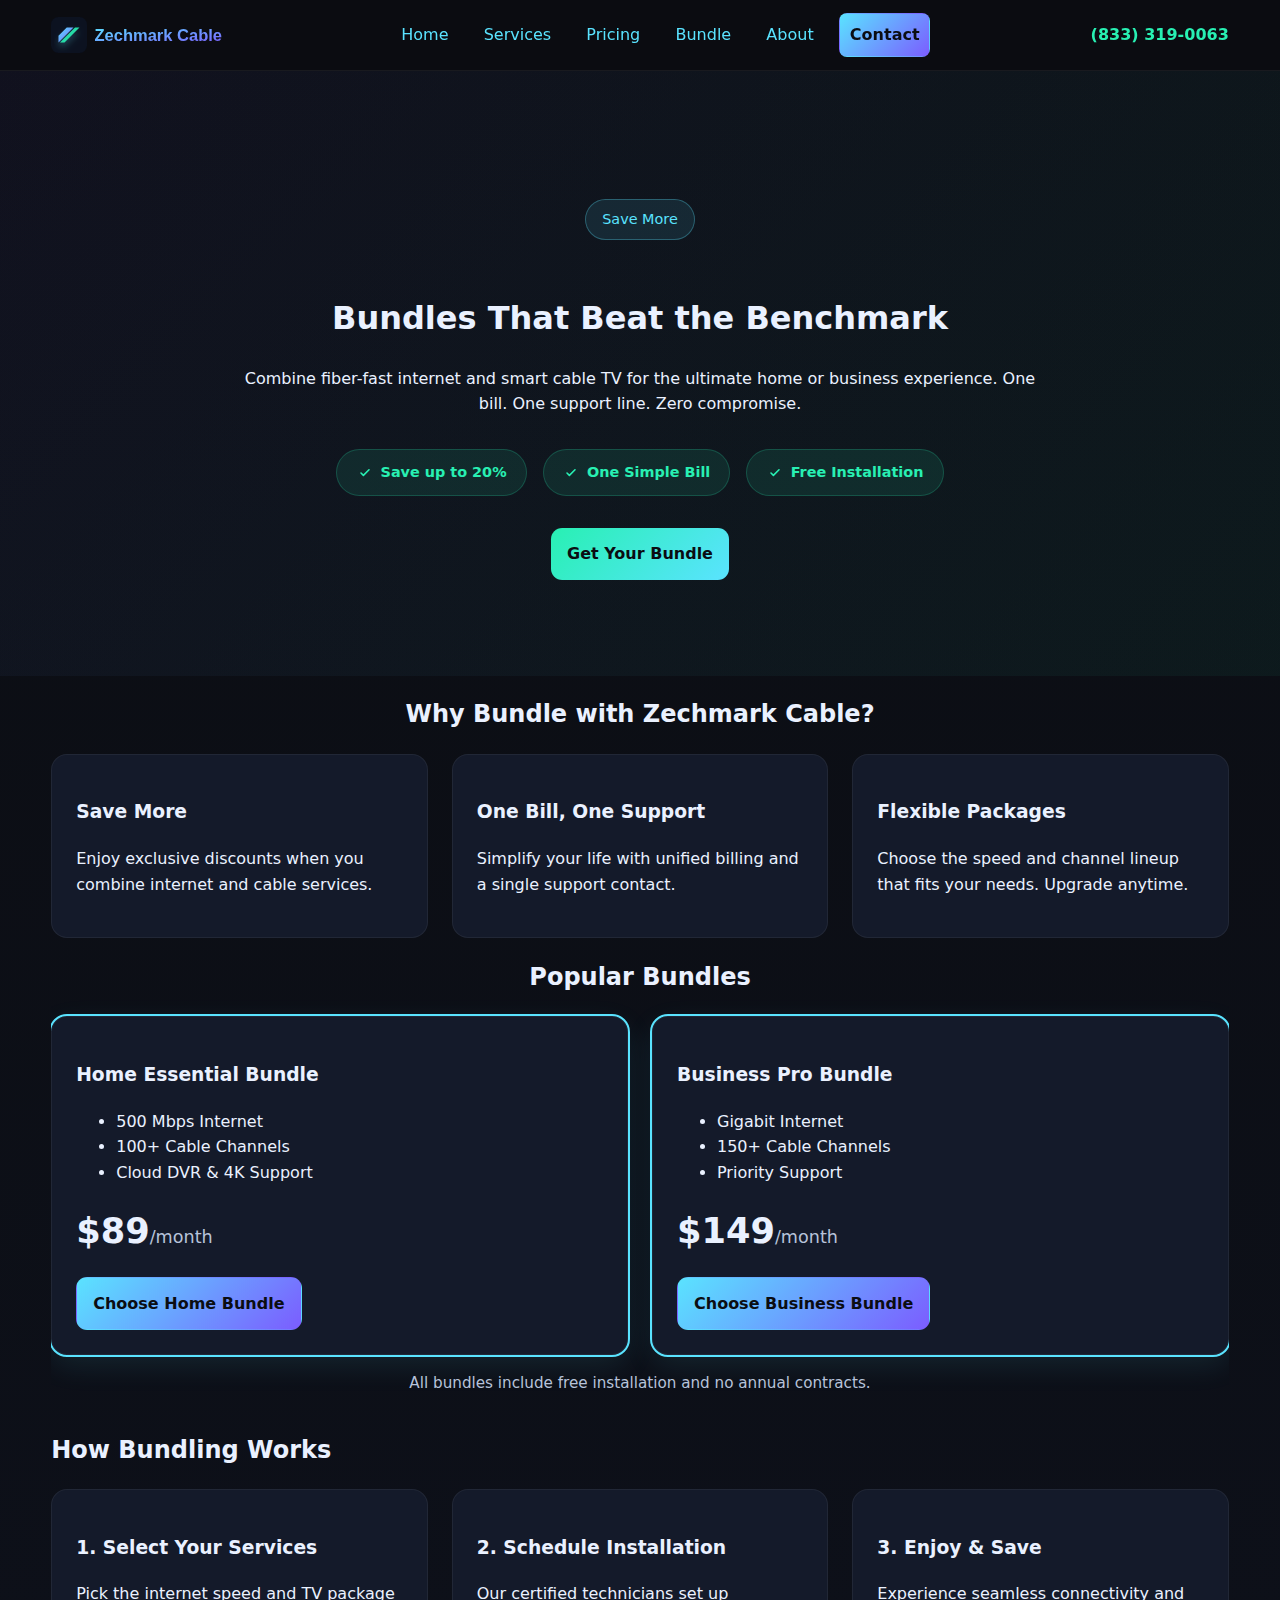
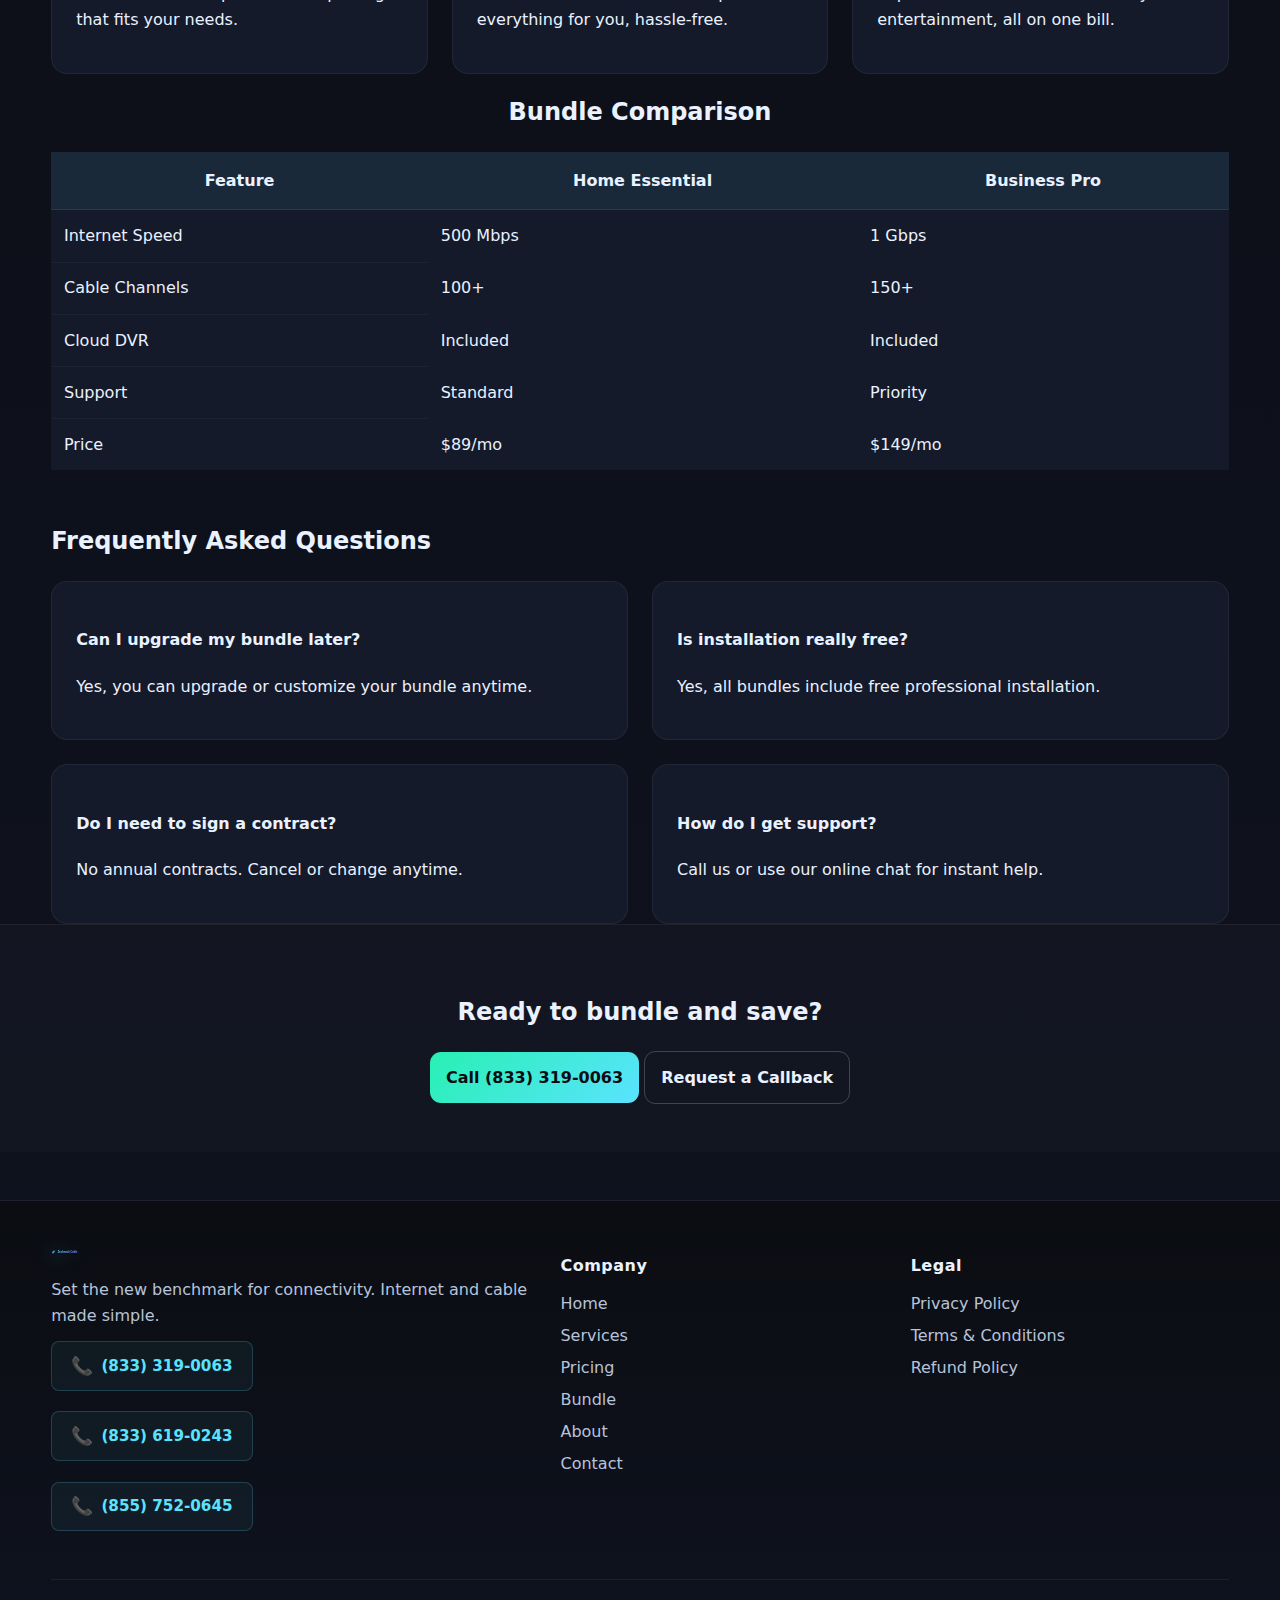
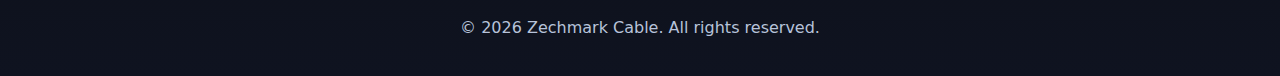
<file: bundle.html>
<!DOCTYPE html>
<html lang="en">
<head>
  <meta charset="UTF-8" />
  <meta name="viewport" content="width=device-width, initial-scale=1.0" />
  <title>Zechmark Cable | Bundles</title>
  <meta name="description" content="Discover Zechmark Cable's internet and cable bundles for homes and businesses. Save more with simple, flexible packages and one support line." />
  <link rel="icon" type="image/svg+xml" href="favicon.svg" />
  <link rel="stylesheet" href="style.css" />
</head>
<body>
  <header class="site-header">
    <div class="container header-inner">
      <a class="brand" href="/Zechmark Cable/index.html" aria-label="Zechmark Cable Home">
        <img src="logo.svg" alt="Zechmark Cable" class="logo" />
      </a>
      <nav class="nav">
        <a href="index.html">Home</a>
        <a href="services.html">Services</a>
        <a href="pricing.html">Pricing</a>
        <a href="bundle.html">Bundle</a>
        <a href="about.html">About</a>
        <a class="btn btn-primary" href="contact.html">Contact</a>
      </nav>
      <a class="phone" href="tel:+18333190063">(833) 319-0063</a>
    </div>
  </header>

  <main>
    <!-- Animated Bundle Hero -->
    <section class="bundle-hero">
      <div class="container">
        <div class="bundle-hero-content animate-on-scroll" data-animation="fadeInUp">
          <span class="hero-badge">Save More</span>
          <h1 class="gradient-text">Bundles That Beat the Benchmark</h1>
          <p class="hero-subtitle">Combine fiber-fast internet and smart cable TV for the ultimate home or business experience. One bill. One support line. Zero compromise.</p>
          <div class="bundle-benefits">
            <div class="benefit-chip">
              <svg width="16" height="16" fill="none" viewBox="0 0 20 20"><path d="M5 10l3 3 7-7" stroke="#28f0b3" stroke-width="2" stroke-linecap="round" stroke-linejoin="round"/></svg>
              <span>Save up to 20%</span>
            </div>
            <div class="benefit-chip">
              <svg width="16" height="16" fill="none" viewBox="0 0 20 20"><path d="M5 10l3 3 7-7" stroke="#28f0b3" stroke-width="2" stroke-linecap="round" stroke-linejoin="round"/></svg>
              <span>One Simple Bill</span>
            </div>
            <div class="benefit-chip">
              <svg width="16" height="16" fill="none" viewBox="0 0 20 20"><path d="M5 10l3 3 7-7" stroke="#28f0b3" stroke-width="2" stroke-linecap="round" stroke-linejoin="round"/></svg>
              <span>Free Installation</span>
            </div>
          </div>
          <a class="btn btn-accent" href="/Zechmark Cable/contact.html">Get Your Bundle</a>
        </div>
      </div>
    </section>

    <section class="features container">
      <h2 style="text-align:center;">Why Bundle with Zechmark Cable?</h2>
      <div class="grid-3">
        <div class="card">
          <h3>Save More</h3>
          <p>Enjoy exclusive discounts when you combine internet and cable services.</p>
        </div>
        <div class="card">
          <h3>One Bill, One Support</h3>
          <p>Simplify your life with unified billing and a single support contact.</p>
        </div>
        <div class="card">
          <h3>Flexible Packages</h3>
          <p>Choose the speed and channel lineup that fits your needs. Upgrade anytime.</p>
        </div>
      </div>
    </section>

    <section class="plans container">
      <h2 style="text-align:center;">Popular Bundles</h2>
      <div class="grid-2">
        <div class="card popular">
          <h3>Home Essential Bundle</h3>
          <ul>
            <li>500 Mbps Internet</li>
            <li>100+ Cable Channels</li>
            <li>Cloud DVR & 4K Support</li>
          </ul>
          <p class="price"><span>$89</span>/month</p>
          <a class="btn btn-primary" href="/Zechmark Cable/contact.html">Choose Home Bundle</a>
        </div>
        <div class="card popular">
          <h3>Business Pro Bundle</h3>
          <ul>
            <li>Gigabit Internet</li>
            <li>150+ Cable Channels</li>
            <li>Priority Support</li>
          </ul>
          <p class="price"><span>$149</span>/month</p>
          <a class="btn btn-primary" href="/Zechmark Cable/contact.html">Choose Business Bundle</a>
        </div>
      </div>
      <p class="fineprint" style="text-align:center;">All bundles include free installation and no annual contracts.</p>
    </section>

    <!-- How Bundling Works Section -->
    <section class="how-it-works">
      <div class="container how-it-works-inner">
        <h2>How Bundling Works</h2>
        <div class="grid-3">
          <div class="card">
            <h3>1. Select Your Services</h3>
            <p>Pick the internet speed and TV package that fits your needs.</p>
          </div>
          <div class="card">
            <h3>2. Schedule Installation</h3>
            <p>Our certified technicians set up everything for you, hassle-free.</p>
          </div>
          <div class="card">
            <h3>3. Enjoy & Save</h3>
            <p>Experience seamless connectivity and entertainment, all on one bill.</p>
          </div>
        </div>
      </div>
    </section>

    <!-- Bundle Comparison Table Section -->
    <section class="comparison container">
      <h2 style="text-align:center;">Bundle Comparison</h2>
      <div style="overflow-x:auto;">
        <table style="width:100%;border-collapse:collapse;background:var(--card);color:var(--text);margin-bottom:2rem;">
          <thead>
            <tr style="background:rgba(90,227,255,.08);">
              <th style="padding:1rem;border-bottom:1px solid rgba(255,255,255,.08);">Feature</th>
              <th style="padding:1rem;border-bottom:1px solid rgba(255,255,255,.08);">Home Essential</th>
              <th style="padding:1rem;border-bottom:1px solid rgba(255,255,255,.08);">Business Pro</th>
            </tr>
          </thead>
          <tbody>
            <tr>
              <td style="padding:.8rem;border-bottom:1px solid rgba(255,255,255,.04);">Internet Speed</td>
              <td style="padding:.8rem;">500 Mbps</td>
              <td style="padding:.8rem;">1 Gbps</td>
            </tr>
            <tr>
              <td style="padding:.8rem;border-bottom:1px solid rgba(255,255,255,.04);">Cable Channels</td>
              <td style="padding:.8rem;">100+</td>
              <td style="padding:.8rem;">150+</td>
            </tr>
            <tr>
              <td style="padding:.8rem;border-bottom:1px solid rgba(255,255,255,.04);">Cloud DVR</td>
              <td style="padding:.8rem;">Included</td>
              <td style="padding:.8rem;">Included</td>
            </tr>
            <tr>
              <td style="padding:.8rem;border-bottom:1px solid rgba(255,255,255,.04);">Support</td>
              <td style="padding:.8rem;">Standard</td>
              <td style="padding:.8rem;">Priority</td>
            </tr>
            <tr>
              <td style="padding:.8rem;">Price</td>
              <td style="padding:.8rem;">$89/mo</td>
              <td style="padding:.8rem;">$149/mo</td>
            </tr>
          </tbody>
        </table>
      </div>
    </section>

    <!-- FAQ Section -->
    <section class="faq">
      <div class="container faq-inner">
        <h2>Frequently Asked Questions</h2>
        <div class="grid-2">
          <div class="card">
            <h4>Can I upgrade my bundle later?</h4>
            <p>Yes, you can upgrade or customize your bundle anytime.</p>
          </div>
          <div class="card">
            <h4>Is installation really free?</h4>
            <p>Yes, all bundles include free professional installation.</p>
          </div>
          <div class="card">
            <h4>Do I need to sign a contract?</h4>
            <p>No annual contracts. Cancel or change anytime.</p>
          </div>
          <div class="card">
            <h4>How do I get support?</h4>
            <p>Call us or use our online chat for instant help.</p>
          </div>
        </div>
      </div>
    </section>

    <section class="cta-band">
      <div class="container cta-band-inner">
        <h2>Ready to bundle and save?</h2>
        <a class="btn btn-accent" href="tel:+18333190063">Call (833) 319-0063</a>
        <a class="btn btn-secondary" href="/Zechmark Cable/contact.html">Request a Callback</a>
      </div>
    </section>
  </main>

  <footer class="site-footer">
    <div class="container footer-grid">
      <div>
        <img src="logo.svg" alt="Zechmark Cable" class="logo small" />
        <p>Set the new benchmark for connectivity. Internet and cable made simple.</p>
        <a class="phone" href="tel:+18333190063">(833) 319-0063</a>
        <a class="phone" href="tel:+18336190243" style="margin-top:8px;">(833) 619-0243</a>
        <a class="phone" href="tel:+18557520645" style="margin-top:8px;">(855) 752-0645</a>
      </div>
      <nav>
        <h4>Company</h4>
        <a href="index.html">Home</a>
        <a href="services.html">Services</a>
        <a href="pricing.html">Pricing</a>
        <a href="bundle.html">Bundle</a>
        <a href="about.html">About</a>
        <a href="contact.html">Contact</a>
      </nav>
      <nav>
        <h4>Legal</h4>
        <a href="privacy-policy.html">Privacy Policy</a>
        <a href="terms-conditions.html">Terms & Conditions</a>
        <a href="refund-policy.html">Refund Policy</a>
      </nav>
    </div>
    <div class="container subfooter">
      <p>© <span id="year"></span> Zechmark Cable. All rights reserved.</p>
    </div>
  </footer>
  <script src="script.js"></script>
</body>
</html>
</file>
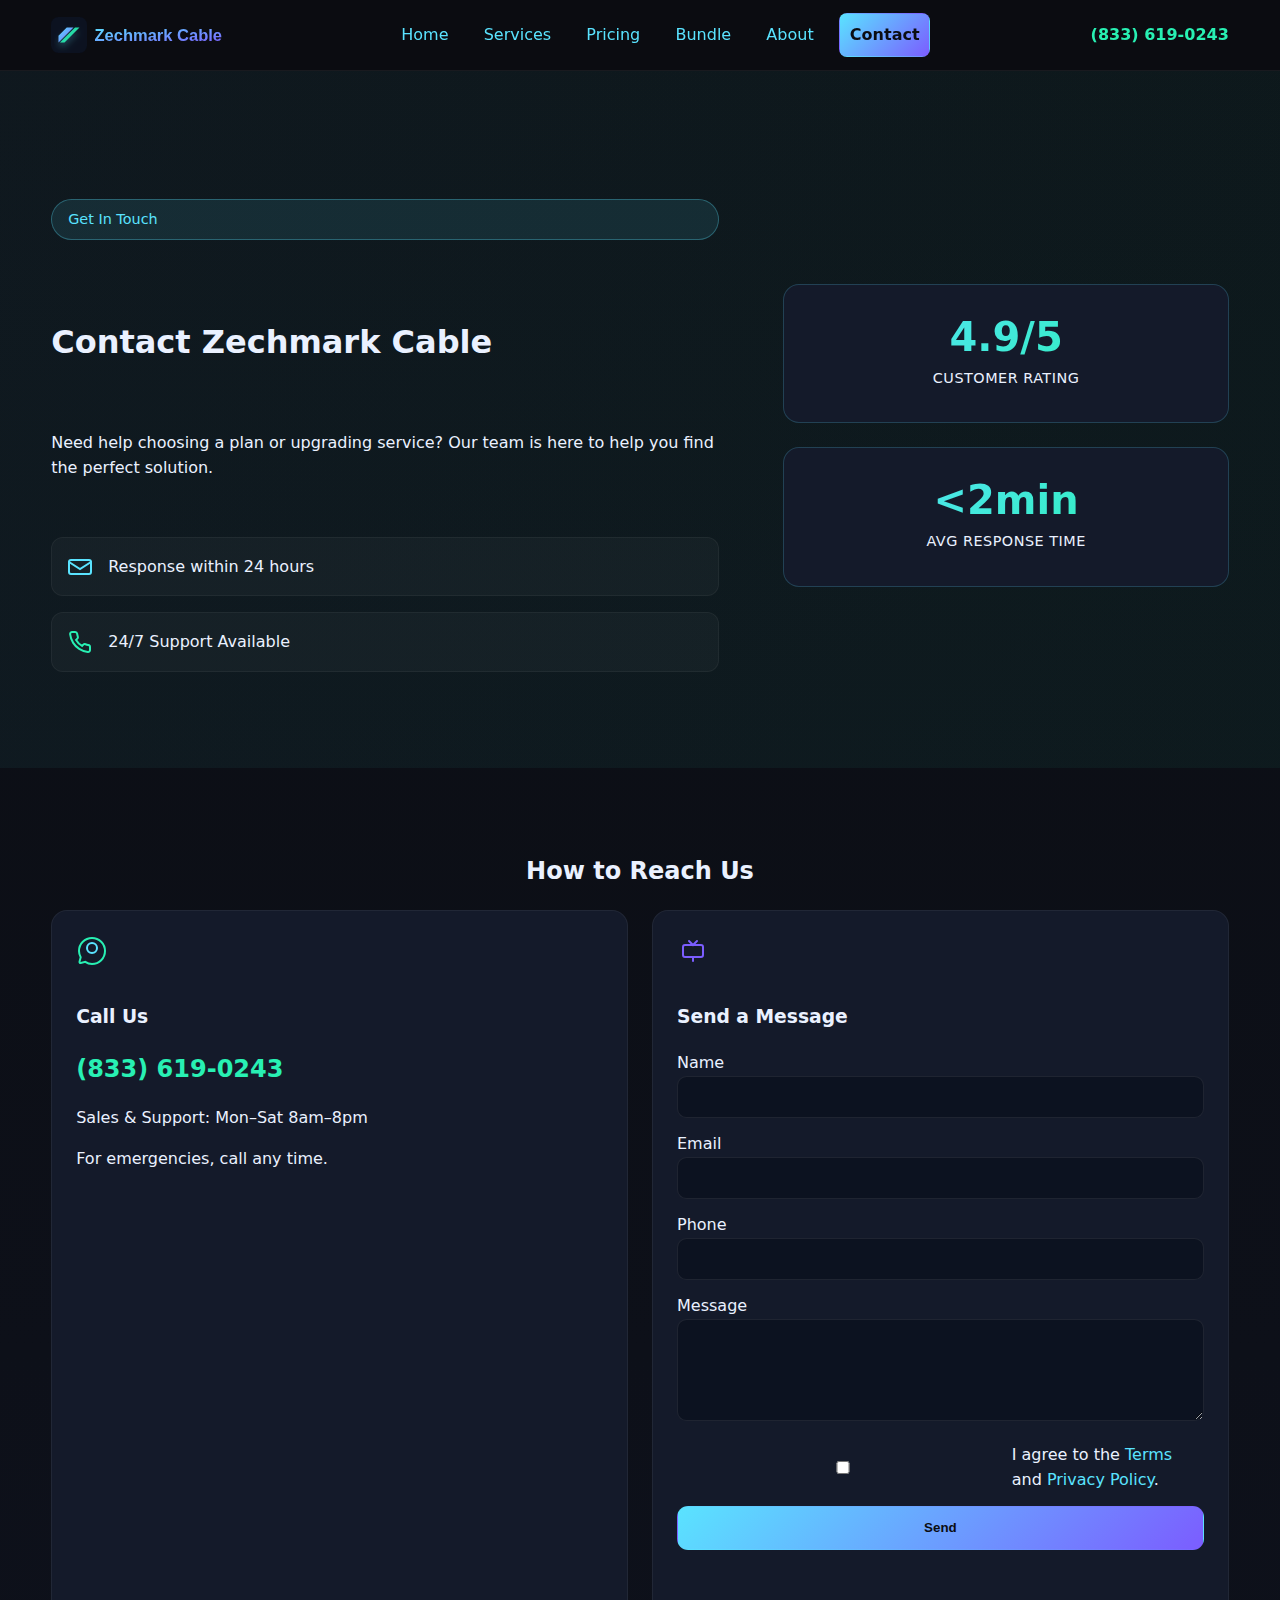
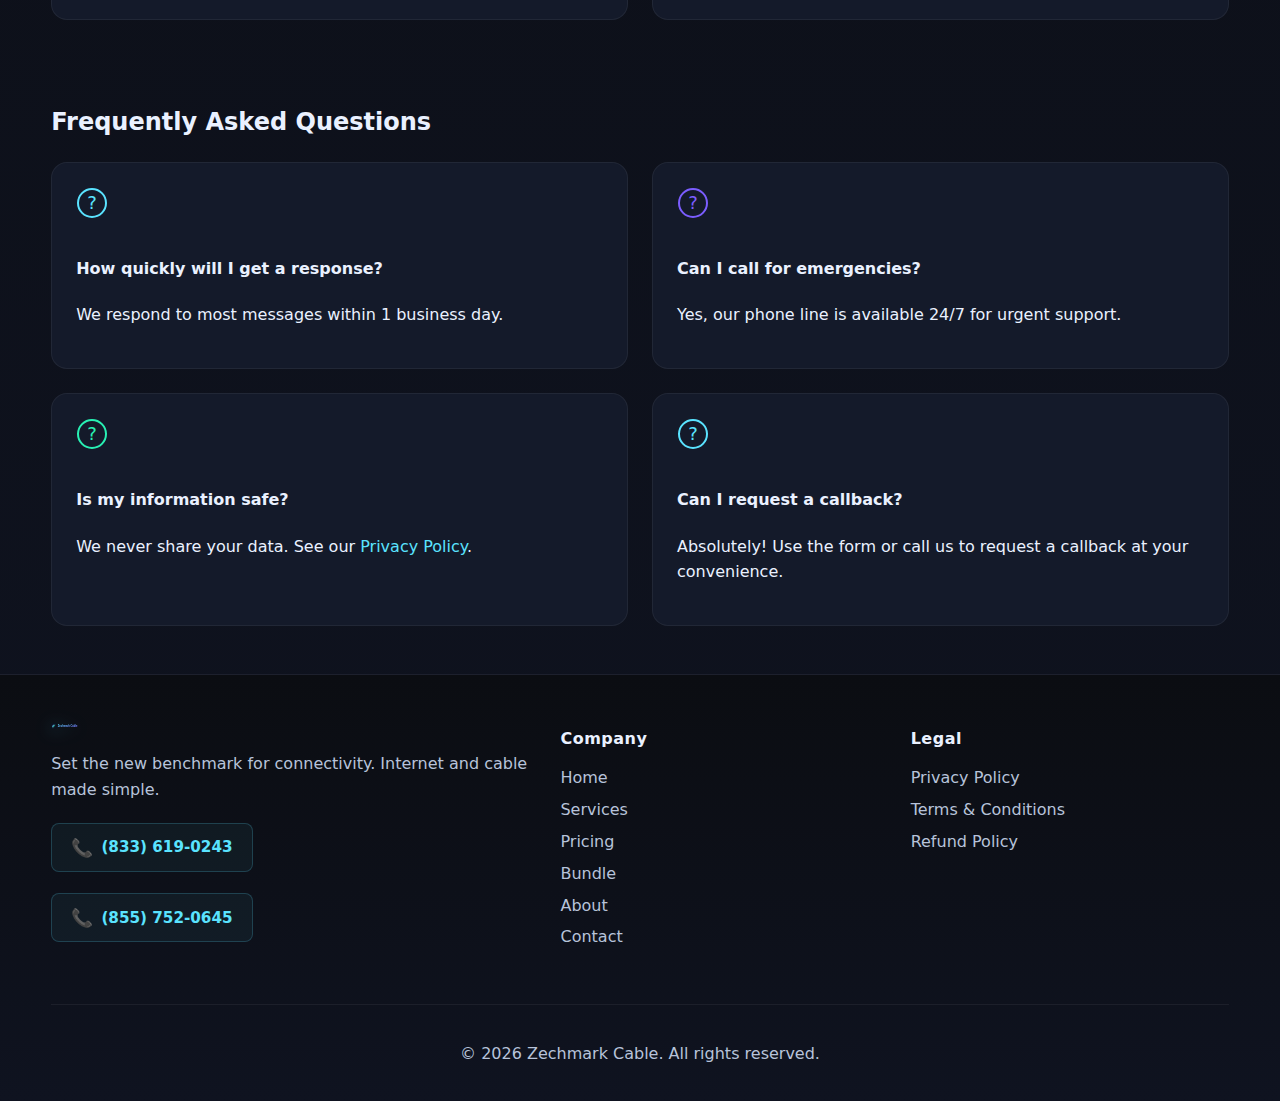
<file: contact.html>
<!DOCTYPE html>
<html lang="en">
<head>
  <meta charset="UTF-8" />
  <meta name="viewport" content="width=device-width, initial-scale=1.0" />
  <title>Contact | Zechmark Cable</title>
  <meta name="description" content="Contact Zechmark Cable for sales, support, or general inquiries. We're here to help you get connected." />
  <link rel="icon" type="image/svg+xml" href="favicon.svg" />
  <link rel="stylesheet" href="style.css" />
</head>
<body>
  <header class="site-header">
    <div class="container header-inner">
      <a class="brand" href="/Zechmark Cable/index.html" aria-label="Zechmark Cable Home">
        <img src="logo.svg" alt="Zechmark Cable" class="logo" />
      </a>
      <nav class="nav">
        <a href="index.html">Home</a>
        <a href="services.html">Services</a>
        <a href="pricing.html">Pricing</a>
        <a href="bundle.html">Bundle</a>
        <a href="about.html">About</a>
        <a class="btn btn-primary" href="contact.html">Contact</a>
      </nav>
      <a class="phone" href="tel:+18336190243">(833) 619-0243</a>
    </div>
  </header>

  <main>
    <!-- Animated Contact Hero -->
    <section class="contact-hero">
      <div class="container">
        <div class="contact-split">
          <div class="contact-hero-content animate-on-scroll" data-animation="slideInLeft">
            <span class="hero-badge">Get In Touch</span>
            <h1 class="gradient-text">Contact Zechmark Cable</h1>
            <p class="hero-subtitle">Need help choosing a plan or upgrading service? Our team is here to help you find the perfect solution.</p>
            <div class="contact-quick-info">
              <div class="quick-info-item">
                <svg width="24" height="24" fill="none" viewBox="0 0 24 24"><path d="M3 5h18a2 2 0 012 2v10a2 2 0 01-2 2H3a2 2 0 01-2-2V7a2 2 0 012-2z" stroke="#5ae3ff" stroke-width="2"/><path d="M23 7l-11 7L1 7" stroke="#5ae3ff" stroke-width="2" stroke-linecap="round"/></svg>
                <span>Response within 24 hours</span>
              </div>
              <div class="quick-info-item">
                <svg width="24" height="24" fill="none" viewBox="0 0 24 24"><path d="M22 16.92v3a2 2 0 01-2.18 2 19.79 19.79 0 01-8.63-3.07 19.5 19.5 0 01-6-6 19.79 19.79 0 01-3.07-8.67A2 2 0 014.11 2h3a2 2 0 012 1.72c.127.96.361 1.903.7 2.81a2 2 0 01-.45 2.11L8.09 9.91a16 16 0 006 6l1.27-1.27a2 2 0 012.11-.45c.907.339 1.85.573 2.81.7A2 2 0 0122 16.92z" stroke="#28f0b3" stroke-width="2"/></svg>
                <span>24/7 Support Available</span>
              </div>
            </div>
          </div>
          <div class="contact-hero-visual animate-on-scroll" data-animation="slideInRight">
            <div class="contact-stat-card">
              <span class="stat-number">4.9/5</span>
              <span class="stat-label">Customer Rating</span>
            </div>
            <div class="contact-stat-card">
              <span class="stat-number">&lt;2min</span>
              <span class="stat-label">Avg Response Time</span>
            </div>
          </div>
        </div>
      </div>
    </section>

    <!-- Contact Methods Section -->
    <section class="contact-methods">
      <div class="container">
        <h2 style="text-align:center;" class="animate-on-scroll" data-animation="fadeInUp">How to Reach Us</h2>
        <div class="grid-2">
        <div class="card">
          <span style="display:inline-block;vertical-align:middle;margin-bottom:8px;">
            <svg width="32" height="32" fill="none" viewBox="0 0 32 32"><path d="M16 29c7.2 0 13-5.8 13-13S23.2 3 16 3 3 8.8 3 16c0 2.2.6 4.3 1.7 6.2l-1.2 4.6a1 1 0 0 0 1.2 1.2l4.6-1.2A13 13 0 0 0 16 29Z" stroke="#28f0b3" stroke-width="2" fill="none"/><path d="M11 13a5 5 0 0 1 10 0c0 2.8-2.2 5-5 5s-5-2.2-5-5Z" stroke="#5ae3ff" stroke-width="2" fill="none"/></svg>
          </span>
          <h3>Call Us</h3>
          <p><a class="phone-big" href="tel:+18336190243">(833) 619-0243</a></p>
          <p>Sales & Support: Mon–Sat 8am–8pm</p>
          <p>For emergencies, call any time.</p>
        </div>
        <div class="card">
          <span style="display:inline-block;vertical-align:middle;margin-bottom:8px;">
            <svg width="32" height="32" fill="none" viewBox="0 0 32 32"><rect x="6" y="10" width="20" height="12" rx="2" stroke="#7b5dff" stroke-width="2"/><path d="M16 22v4" stroke="#7b5dff" stroke-width="2" stroke-linecap="round"/><path d="M12 6l4 4 4-4" stroke="#7b5dff" stroke-width="2" stroke-linecap="round"/></svg>
          </span>
          <h3>Send a Message</h3>
          <form class="contact-form" onsubmit="return ZechmarkCable.submitForm(event)">
            <label>
              Name
              <input type="text" name="name" required />
            </label>
            <label>
              Email
              <input type="email" name="email" required />
            </label>
            <label>
              Phone
              <input type="tel" name="phone" />
            </label>
            <label>
              Message
              <textarea name="message" rows="5" required></textarea>
            </label>
            <label class="checkbox" style="display:flex;align-items:center;gap:4px;justify-content:flex-start;text-align:left;">
              <input type="checkbox" required />
              <span>I agree to the <a href="/Zechmark Cable/terms-conditions.html">Terms</a> and <a href="/Zechmark Cable/privacy-policy.html">Privacy Policy</a>.</span>
            </label>
            <button class="btn btn-primary" type="submit">Send</button>
            <p id="form-status" role="status" aria-live="polite"></p>
          </form>
        </div>
      </div>
    </section>
    <section class="faq">
      <div class="container faq-inner">
        <h2>Frequently Asked Questions</h2>
        <div class="grid-2">
          <div class="card">
            <span style="display:inline-block;vertical-align:middle;margin-bottom:8px;">
              <svg width="32" height="32" fill="none" viewBox="0 0 32 32"><circle cx="16" cy="16" r="14" stroke="#5ae3ff" stroke-width="2"/><text x="16" y="22" text-anchor="middle" font-size="18" fill="#5ae3ff">?</text></svg>
            </span>
            <h4>How quickly will I get a response?</h4>
            <p>We respond to most messages within 1 business day.</p>
          </div>
          <div class="card">
            <span style="display:inline-block;vertical-align:middle;margin-bottom:8px;">
              <svg width="32" height="32" fill="none" viewBox="0 0 32 32"><circle cx="16" cy="16" r="14" stroke="#7b5dff" stroke-width="2"/><text x="16" y="22" text-anchor="middle" font-size="18" fill="#7b5dff">?</text></svg>
            </span>
            <h4>Can I call for emergencies?</h4>
            <p>Yes, our phone line is available 24/7 for urgent support.</p>
          </div>
          <div class="card">
            <span style="display:inline-block;vertical-align:middle;margin-bottom:8px;">
              <svg width="32" height="32" fill="none" viewBox="0 0 32 32"><circle cx="16" cy="16" r="14" stroke="#28f0b3" stroke-width="2"/><text x="16" y="22" text-anchor="middle" font-size="18" fill="#28f0b3">?</text></svg>
            </span>
            <h4>Is my information safe?</h4>
            <p>We never share your data. See our <a href="/Zechmark Cable/privacy-policy.html">Privacy Policy</a>.</p>
          </div>
          <div class="card">
            <span style="display:inline-block;vertical-align:middle;margin-bottom:8px;">
              <svg width="32" height="32" fill="none" viewBox="0 0 32 32"><circle cx="16" cy="16" r="14" stroke="#5ae3ff" stroke-width="2"/><text x="16" y="22" text-anchor="middle" font-size="18" fill="#5ae3ff">?</text></svg>
            </span>
            <h4>Can I request a callback?</h4>
            <p>Absolutely! Use the form or call us to request a callback at your convenience.</p>
          </div>
        </div>
      </div>
    </section>
  </main>

  <footer class="site-footer">
    <div class="container footer-grid">
      <div>
        <img src="logo.svg" alt="Zechmark Cable" class="logo small" />
        <p>Set the new benchmark for connectivity. Internet and cable made simple.</p>
        <a class="phone" href="tel:+18336190243" style="margin-top:8px;">(833) 619-0243</a>
        <a class="phone" href="tel:+18557520645" style="margin-top:8px;">(855) 752-0645</a>
      </div>
      <nav>
        <h4>Company</h4>
        <a href="index.html">Home</a>
        <a href="services.html">Services</a>
        <a href="pricing.html">Pricing</a>
        <a href="bundle.html">Bundle</a>
        <a href="about.html">About</a>
        <a href="contact.html">Contact</a>
      </nav>
      <nav>
        <h4>Legal</h4>
        <a href="privacy-policy.html">Privacy Policy</a>
        <a href="terms-conditions.html">Terms & Conditions</a>
        <a href="refund-policy.html">Refund Policy</a>
      </nav>
    </div>
    <div class="container subfooter">
      <p>© <span id="year"></span> Zechmark Cable. All rights reserved.</p>
    </div>
  </footer>
  <script src="script.js"></script>
</body>
</html>
</file>
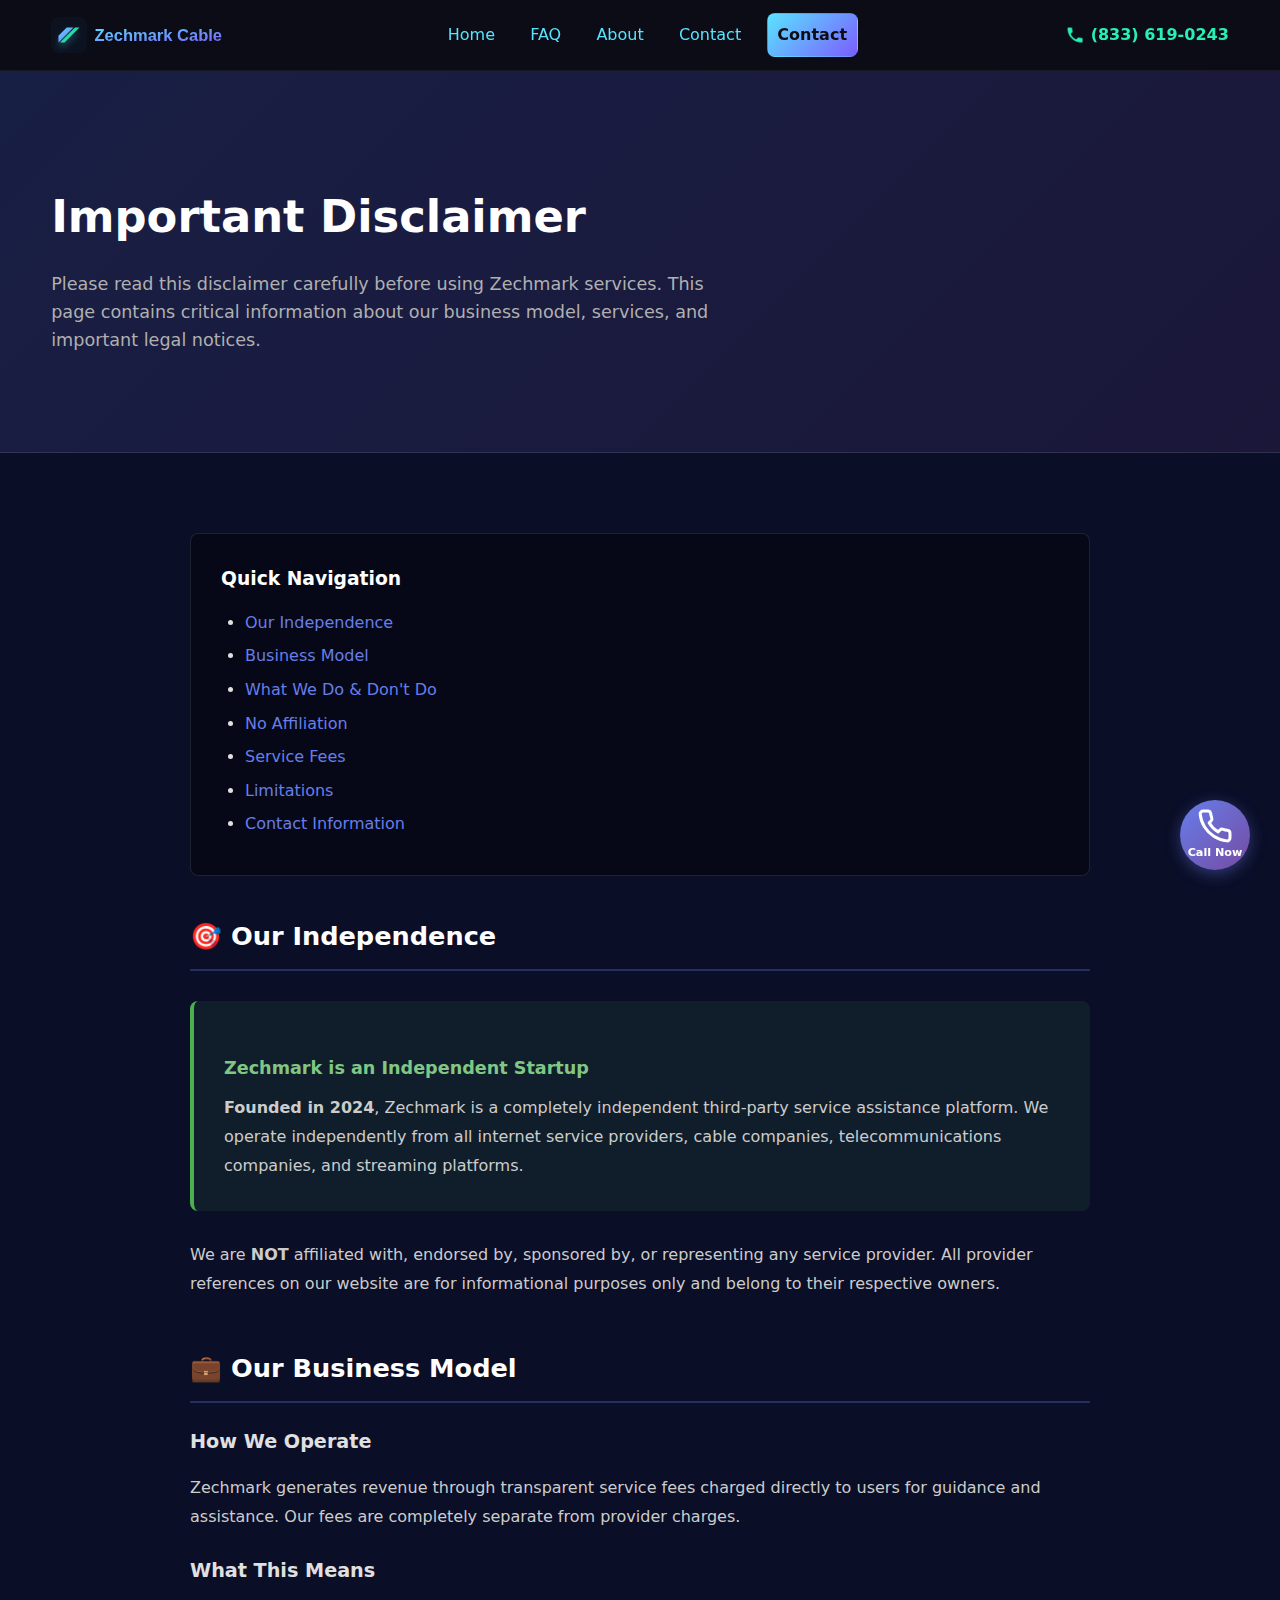
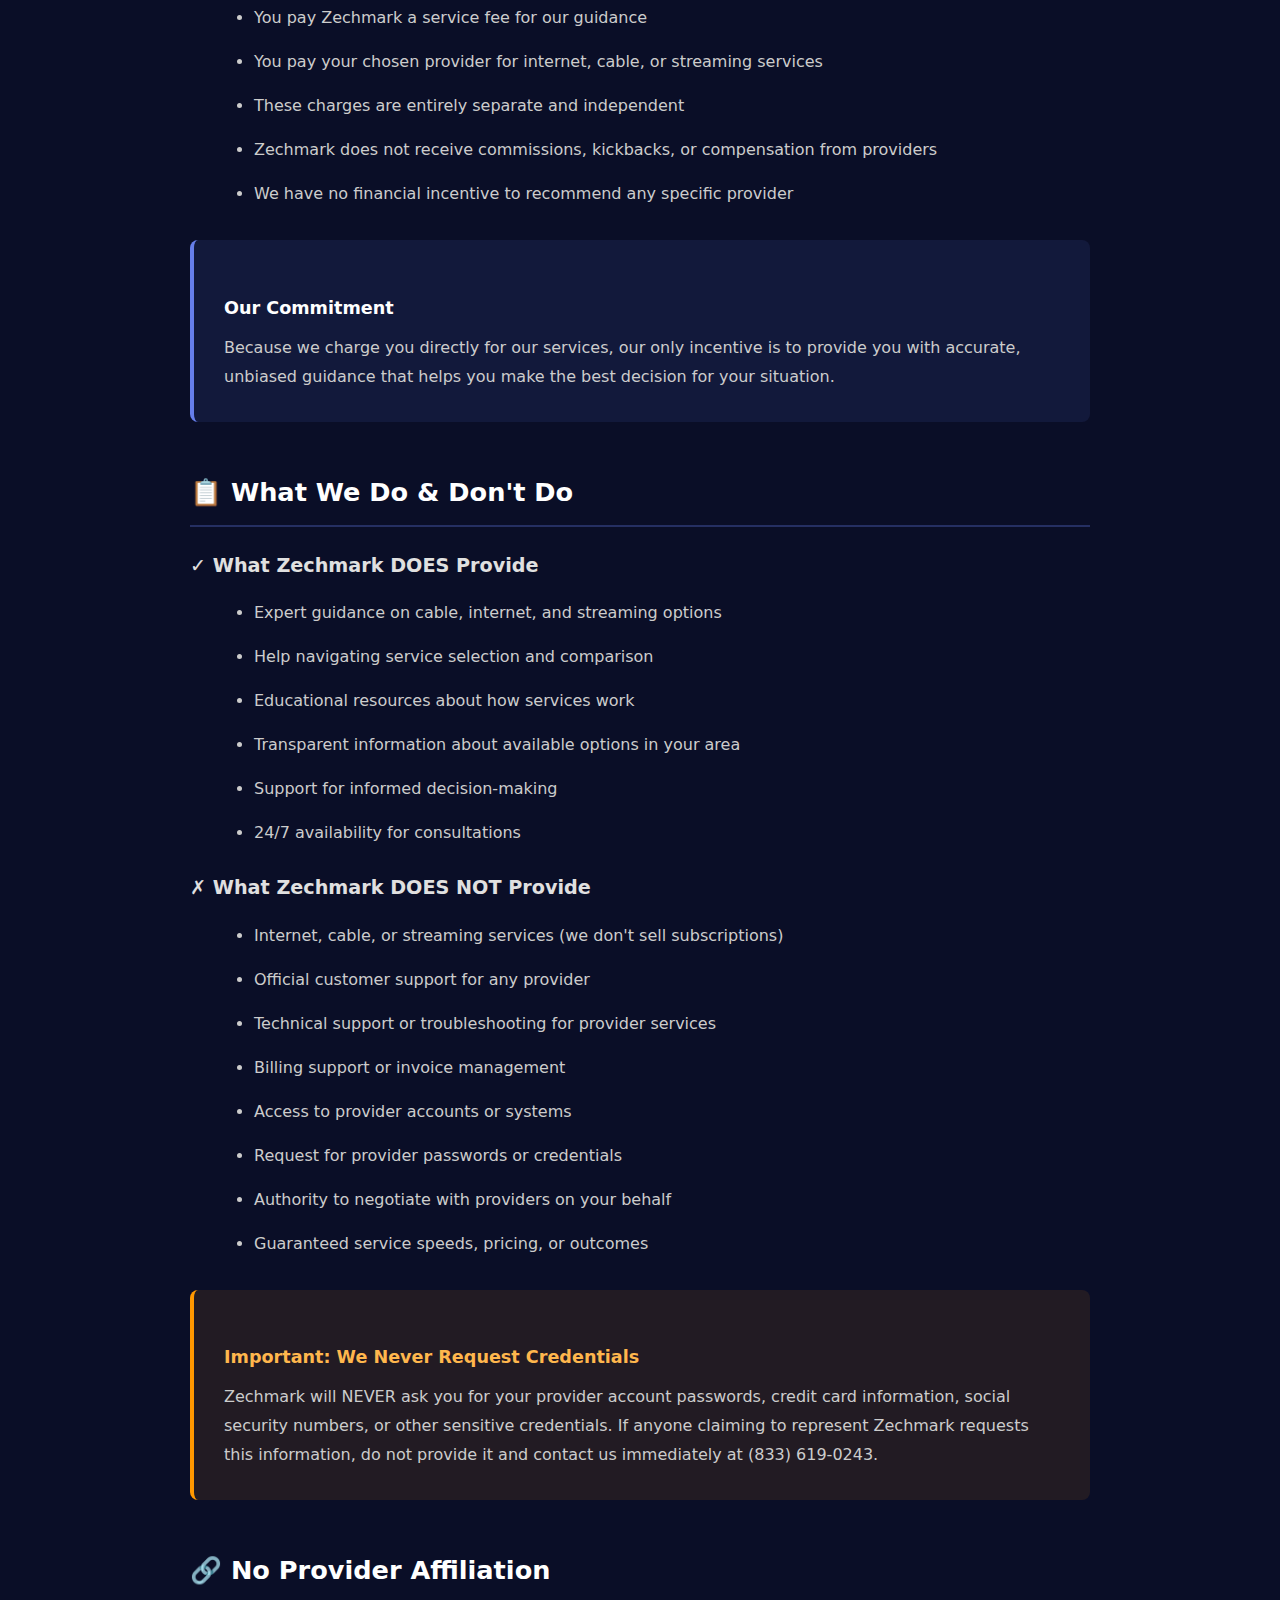
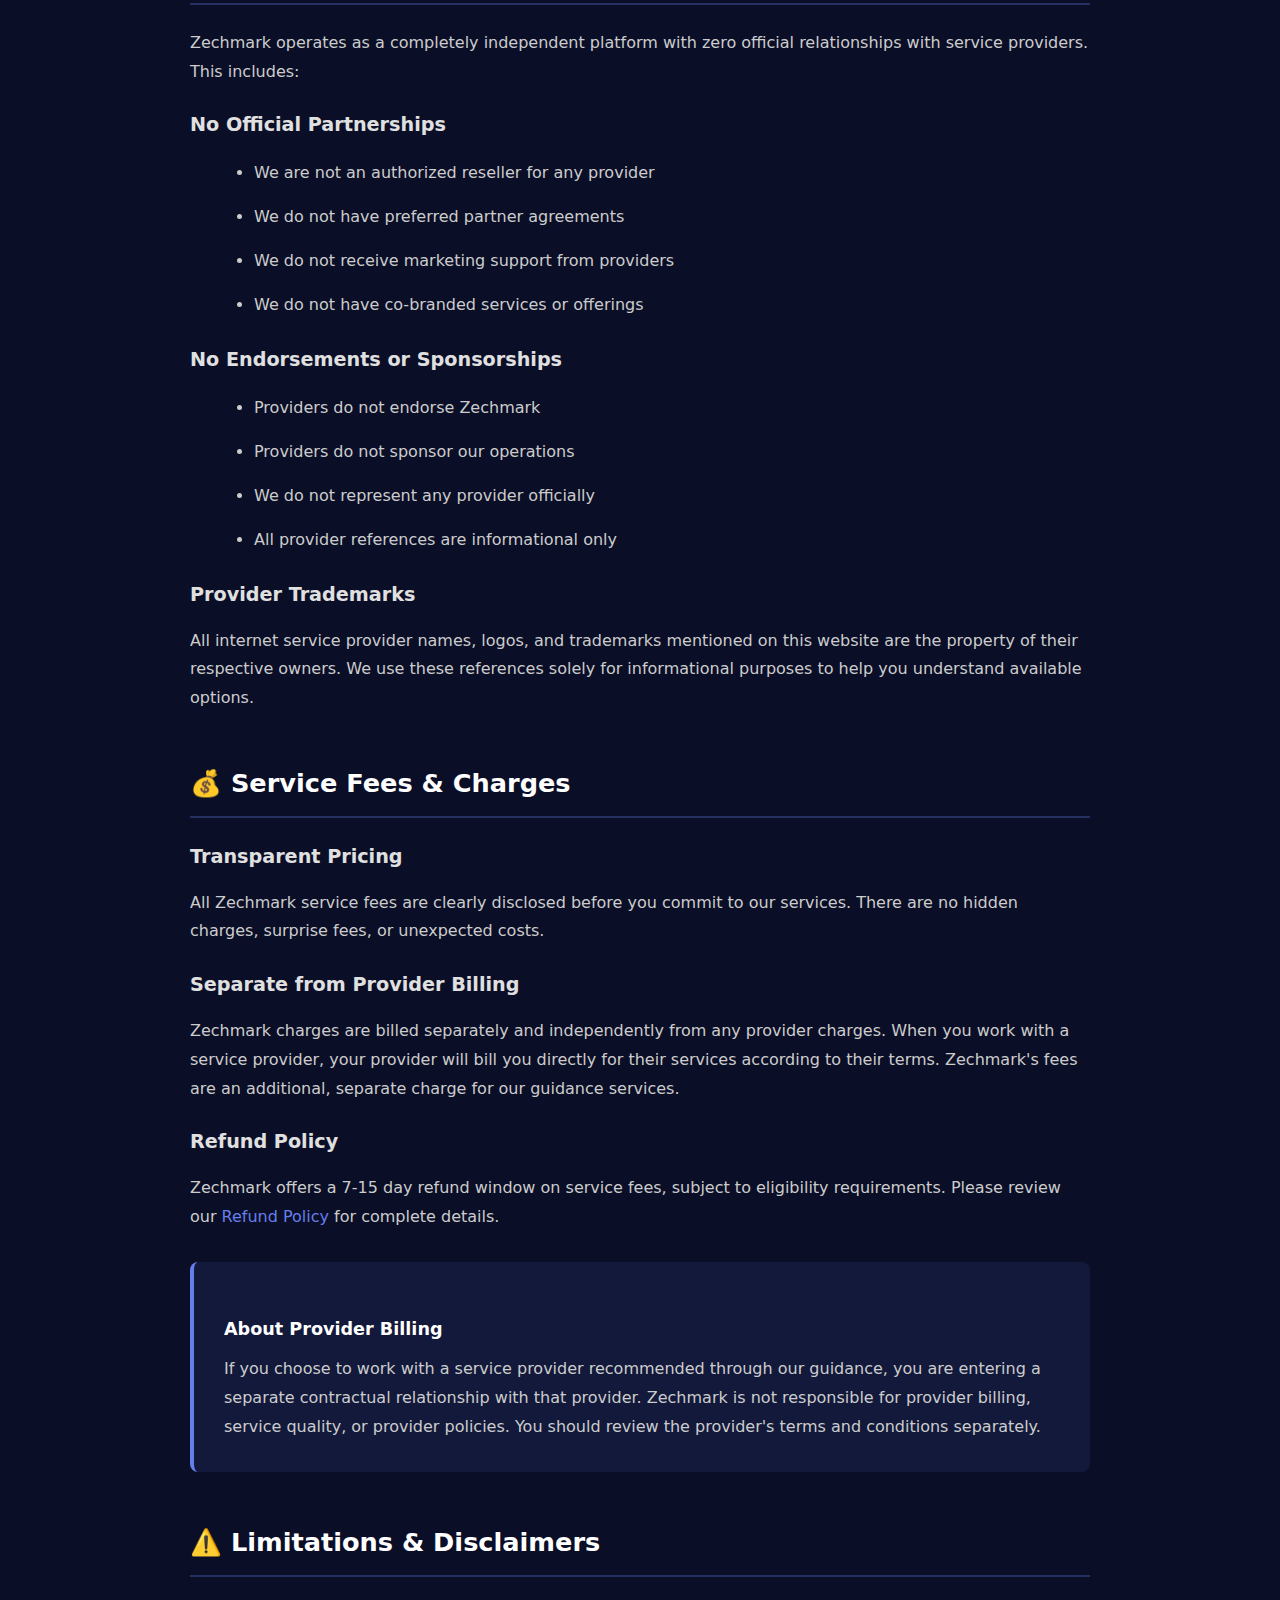
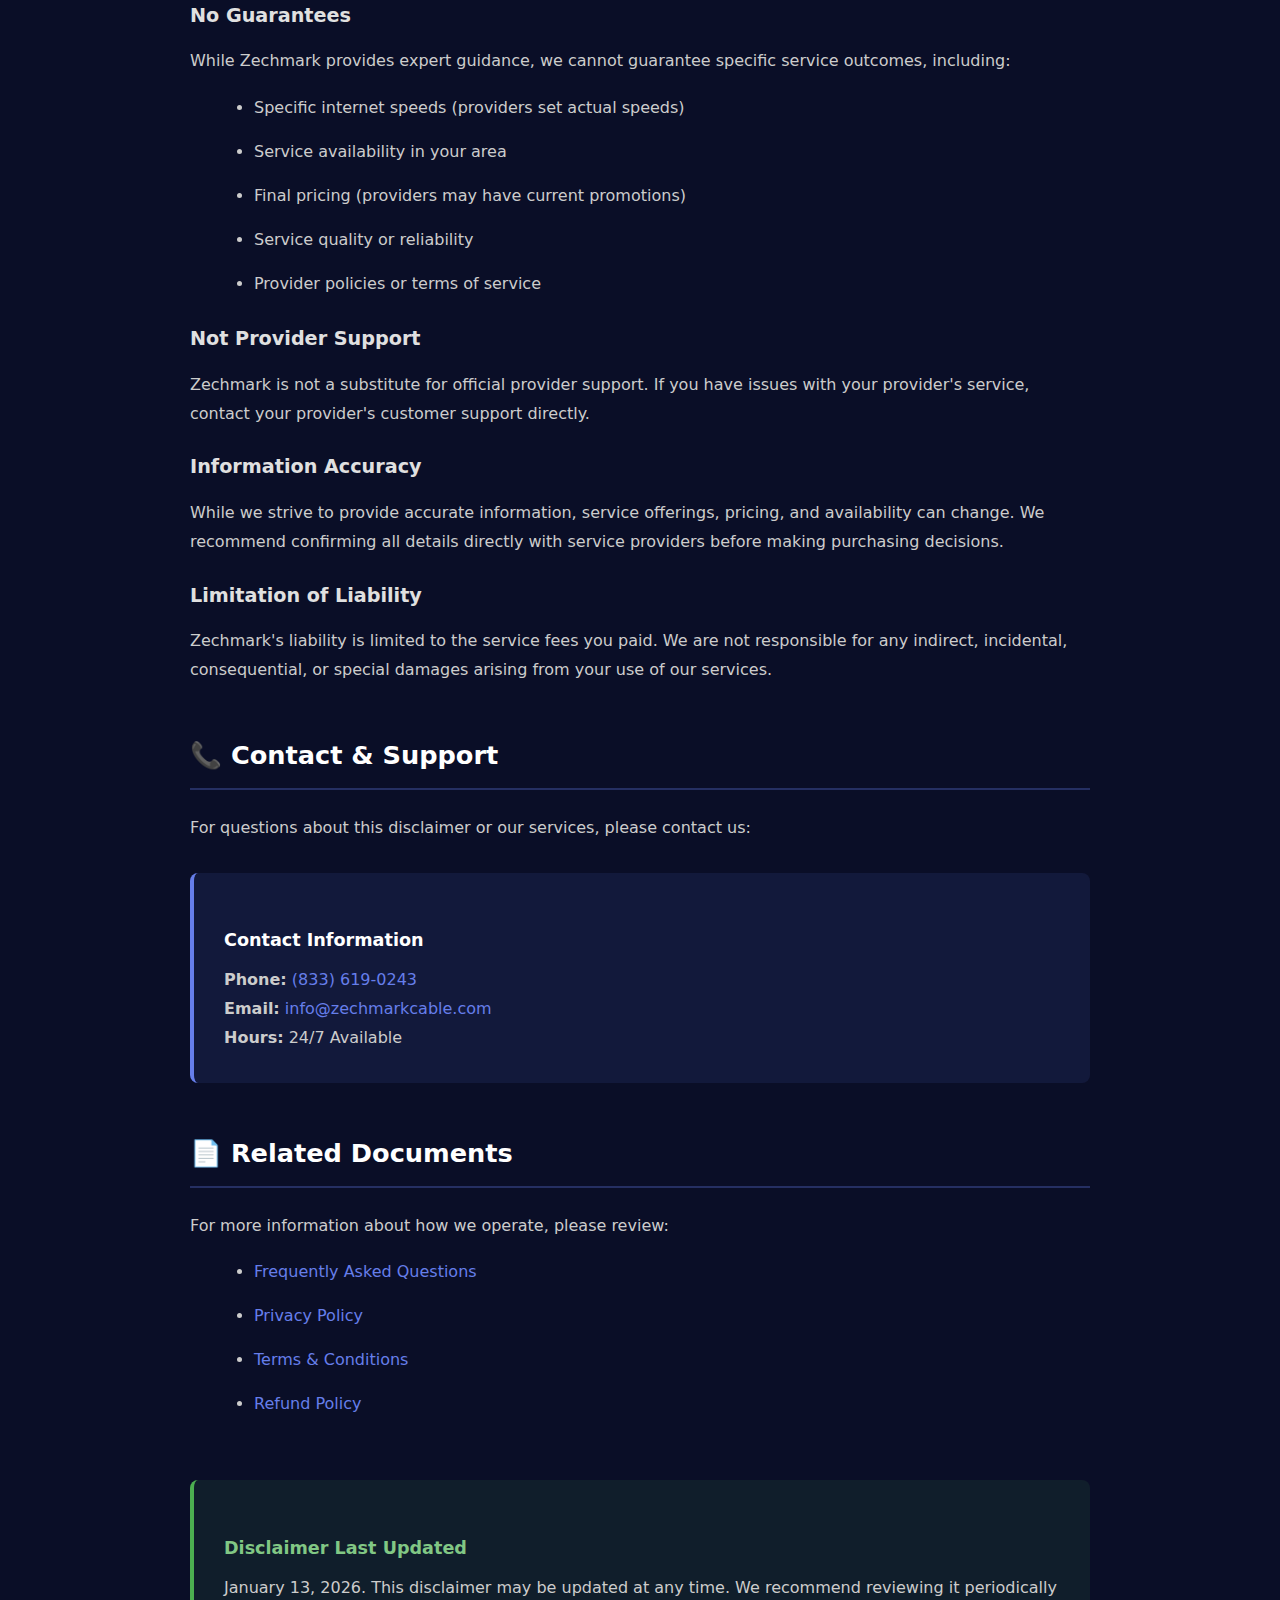
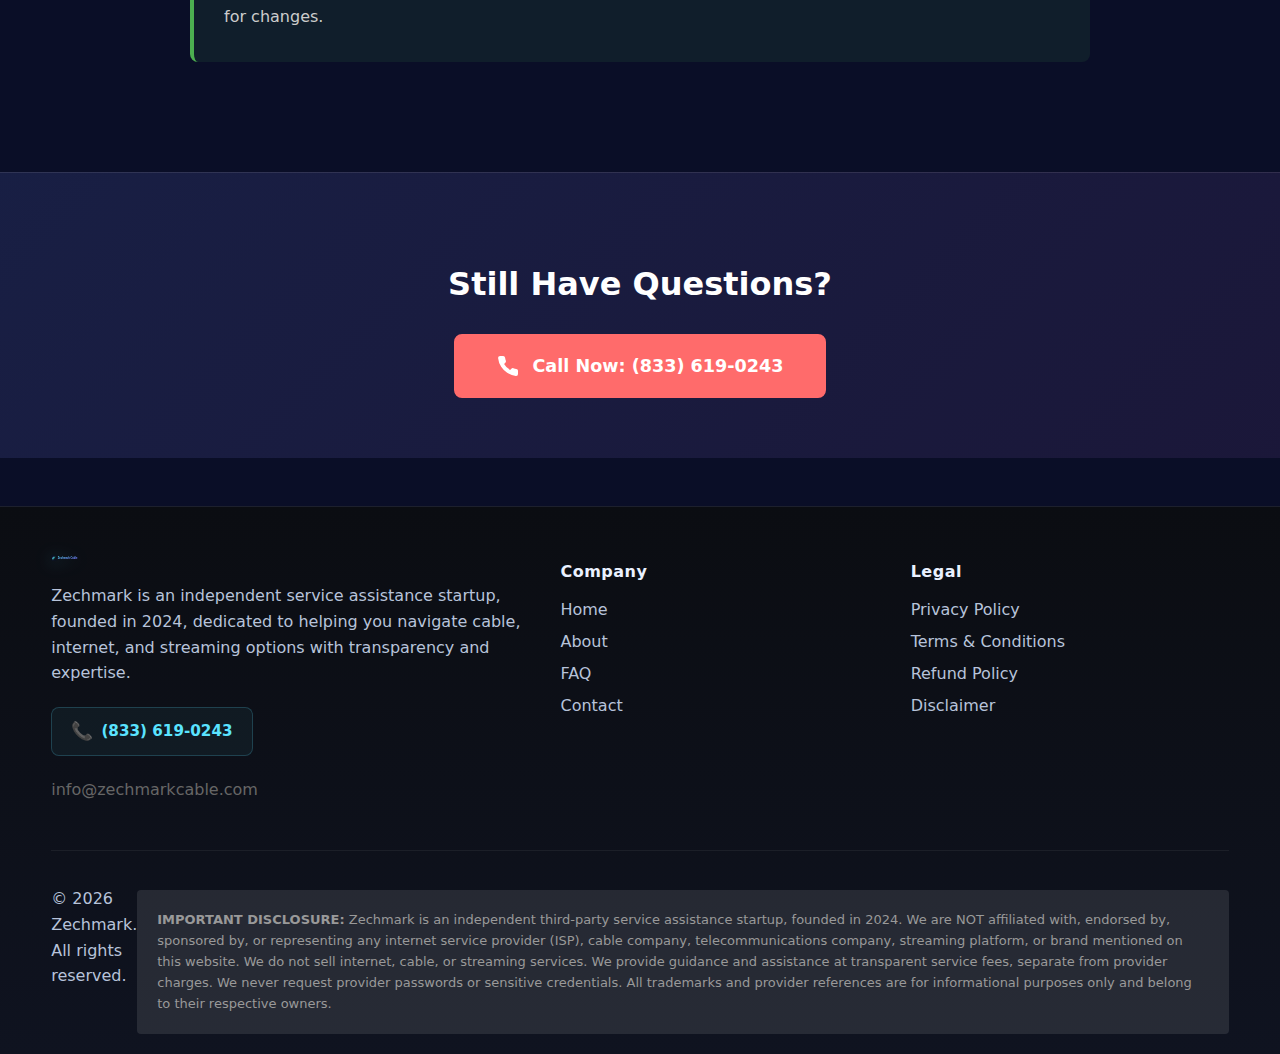
<file: disclaimer.html>
<!DOCTYPE html>
<html lang="en">
<head>
  <meta charset="UTF-8" />
  <meta name="viewport" content="width=device-width, initial-scale=1.0" />
  <title>Disclaimer | Zechmark - Independent Service Assistance</title>
  <meta name="description" content="Zechmark Disclaimer. Important information about our independent status and service offerings." />
  <link rel="icon" type="image/svg+xml" href="favicon.svg" />
  <link rel="stylesheet" href="style.css" />
  <style>
    body.animated-layout {
      background: #0a0e27;
      color: #e0e0e0;
    }
    
    main {
      min-height: calc(100vh - 200px);
      background: #0a0e27;
    }

    .disclaimer-hero {
      padding: 80px 0;
      background: linear-gradient(135deg, rgba(102, 126, 234, 0.15) 0%, rgba(118, 75, 162, 0.15) 100%);
      border-bottom: 1px solid rgba(255, 255, 255, 0.1);
    }

    .disclaimer-hero h1 {
      font-size: 2.8rem;
      margin-bottom: 16px;
      color: #ffffff;
      font-weight: 700;
    }

    .disclaimer-hero p {
      font-size: 1.1rem;
      color: #b0b0b0;
      max-width: 700px;
      line-height: 1.6;
    }

    .disclaimer-content {
      padding: 80px 0;
      background: #0a0e27;
    }

    .disclaimer-container {
      max-width: 900px;
      margin: 0 auto;
    }

    .disclaimer-section {
      margin-bottom: 50px;
    }

    .disclaimer-section h2 {
      font-size: 1.6rem;
      color: #ffffff;
      margin-bottom: 24px;
      padding-bottom: 12px;
      border-bottom: 2px solid rgba(102, 126, 234, 0.3);
    }

    .disclaimer-section h3 {
      font-size: 1.2rem;
      color: #e0e0e0;
      margin-top: 24px;
      margin-bottom: 12px;
    }

    .disclaimer-section p {
      color: #cccccc;
      line-height: 1.8;
      margin-bottom: 16px;
      font-size: 1rem;
    }

    .disclaimer-section ul {
      color: #cccccc;
      line-height: 2;
      margin-left: 24px;
      margin-bottom: 16px;
    }

    .disclaimer-section li {
      margin-bottom: 12px;
    }

    .disclaimer-box {
      padding: 30px;
      background: rgba(102, 126, 234, 0.1);
      border-left: 4px solid #667eea;
      border-radius: 8px;
      margin: 30px 0;
    }

    .disclaimer-box h4 {
      color: #ffffff;
      margin-bottom: 12px;
      font-size: 1.1rem;
    }

    .disclaimer-box p {
      color: #cccccc;
      margin: 0;
      line-height: 1.8;
    }

    .warning-box {
      padding: 30px;
      background: rgba(255, 152, 0, 0.1);
      border-left: 4px solid #ff9800;
      border-radius: 8px;
      margin: 30px 0;
    }

    .warning-box h4 {
      color: #ffb74d;
      margin-bottom: 12px;
      font-size: 1.1rem;
    }

    .warning-box p {
      color: #cccccc;
      margin: 0;
      line-height: 1.8;
    }

    .success-box {
      padding: 30px;
      background: rgba(76, 175, 80, 0.1);
      border-left: 4px solid #4caf50;
      border-radius: 8px;
      margin: 30px 0;
    }

    .success-box h4 {
      color: #81c784;
      margin-bottom: 12px;
      font-size: 1.1rem;
    }

    .success-box p {
      color: #cccccc;
      margin: 0;
      line-height: 1.8;
    }

    .toc-list {
      background: rgba(0, 0, 0, 0.4);
      padding: 30px;
      border-radius: 8px;
      border: 1px solid rgba(255, 255, 255, 0.1);
      margin-bottom: 40px;
    }

    .toc-list ul {
      margin: 0;
      padding-left: 24px;
    }

    .toc-list li {
      margin-bottom: 8px;
    }

    .toc-list a {
      color: #667eea;
      text-decoration: none;
      transition: color 0.3s ease;
    }

    .toc-list a:hover {
      color: #7b5dff;
      text-decoration: underline;
    }
  </style>
</head>
<body class="animated-layout">
  <header class="site-header">
    <div class="container header-inner">
      <a class="brand" href="index.html" aria-label="Zechmark Home">
        <img src="logo.svg" alt="Zechmark Assistance" class="logo" />
      </a>
      <nav class="nav">
        <a href="index.html">Home</a>
        <a href="faq.html">FAQ</a>
        <a href="about.html">About</a>
        <a href="contact.html">Contact</a>
        <a class="btn btn-primary" href="contact.html">Contact</a>
      </nav>
      <a class="phone" href="tel:+18336190243" style="display:inline-flex;align-items:center;gap:6px;">
        <img src="icons8-phone-24.png" alt="Phone" style="height:20px;width:20px;" />
        (833) 619-0243
      </a>
    </div>
  </header>

  <main>
    <section class="disclaimer-hero">
      <div class="container">
        <h1>Important Disclaimer</h1>
        <p>Please read this disclaimer carefully before using Zechmark services. This page contains critical information about our business model, services, and important legal notices.</p>
      </div>
    </section>

    <section class="disclaimer-content">
      <div class="container disclaimer-container">

        <div class="toc-list">
          <h3 style="color: #ffffff; margin-top: 0; margin-bottom: 16px;">Quick Navigation</h3>
          <ul>
            <li><a href="#independence">Our Independence</a></li>
            <li><a href="#business-model">Business Model</a></li>
            <li><a href="#services">What We Do & Don't Do</a></li>
            <li><a href="#not-affiliated">No Affiliation</a></li>
            <li><a href="#fees">Service Fees</a></li>
            <li><a href="#limitations">Limitations</a></li>
            <li><a href="#contact">Contact Information</a></li>
          </ul>
        </div>

        <div class="disclaimer-section" id="independence">
          <h2>🎯 Our Independence</h2>
          <div class="success-box">
            <h4>Zechmark is an Independent Startup</h4>
            <p><strong>Founded in 2024</strong>, Zechmark is a completely independent third-party service assistance platform. We operate independently from all internet service providers, cable companies, telecommunications companies, and streaming platforms.</p>
          </div>
          <p>We are <strong>NOT</strong> affiliated with, endorsed by, sponsored by, or representing any service provider. All provider references on our website are for informational purposes only and belong to their respective owners.</p>
        </div>

        <div class="disclaimer-section" id="business-model">
          <h2>💼 Our Business Model</h2>
          <h3>How We Operate</h3>
          <p>Zechmark generates revenue through transparent service fees charged directly to users for guidance and assistance. Our fees are completely separate from provider charges.</p>
          
          <h3>What This Means</h3>
          <ul>
            <li>You pay Zechmark a service fee for our guidance</li>
            <li>You pay your chosen provider for internet, cable, or streaming services</li>
            <li>These charges are entirely separate and independent</li>
            <li>Zechmark does not receive commissions, kickbacks, or compensation from providers</li>
            <li>We have no financial incentive to recommend any specific provider</li>
          </ul>

          <div class="disclaimer-box">
            <h4>Our Commitment</h4>
            <p>Because we charge you directly for our services, our only incentive is to provide you with accurate, unbiased guidance that helps you make the best decision for your situation.</p>
          </div>
        </div>

        <div class="disclaimer-section" id="services">
          <h2>📋 What We Do & Don't Do</h2>
          
          <h3>✓ What Zechmark DOES Provide</h3>
          <ul>
            <li>Expert guidance on cable, internet, and streaming options</li>
            <li>Help navigating service selection and comparison</li>
            <li>Educational resources about how services work</li>
            <li>Transparent information about available options in your area</li>
            <li>Support for informed decision-making</li>
            <li>24/7 availability for consultations</li>
          </ul>

          <h3>✗ What Zechmark DOES NOT Provide</h3>
          <ul>
            <li>Internet, cable, or streaming services (we don't sell subscriptions)</li>
            <li>Official customer support for any provider</li>
            <li>Technical support or troubleshooting for provider services</li>
            <li>Billing support or invoice management</li>
            <li>Access to provider accounts or systems</li>
            <li>Request for provider passwords or credentials</li>
            <li>Authority to negotiate with providers on your behalf</li>
            <li>Guaranteed service speeds, pricing, or outcomes</li>
          </ul>

          <div class="warning-box">
            <h4>Important: We Never Request Credentials</h4>
            <p>Zechmark will NEVER ask you for your provider account passwords, credit card information, social security numbers, or other sensitive credentials. If anyone claiming to represent Zechmark requests this information, do not provide it and contact us immediately at (833) 619-0243.</p>
          </div>
        </div>

        <div class="disclaimer-section" id="not-affiliated">
          <h2>🔗 No Provider Affiliation</h2>
          <p>Zechmark operates as a completely independent platform with zero official relationships with service providers. This includes:</p>
          
          <h3>No Official Partnerships</h3>
          <ul>
            <li>We are not an authorized reseller for any provider</li>
            <li>We do not have preferred partner agreements</li>
            <li>We do not receive marketing support from providers</li>
            <li>We do not have co-branded services or offerings</li>
          </ul>

          <h3>No Endorsements or Sponsorships</h3>
          <ul>
            <li>Providers do not endorse Zechmark</li>
            <li>Providers do not sponsor our operations</li>
            <li>We do not represent any provider officially</li>
            <li>All provider references are informational only</li>
          </ul>

          <h3>Provider Trademarks</h3>
          <p>All internet service provider names, logos, and trademarks mentioned on this website are the property of their respective owners. We use these references solely for informational purposes to help you understand available options.</p>
        </div>

        <div class="disclaimer-section" id="fees">
          <h2>💰 Service Fees & Charges</h2>
          <h3>Transparent Pricing</h3>
          <p>All Zechmark service fees are clearly disclosed before you commit to our services. There are no hidden charges, surprise fees, or unexpected costs.</p>

          <h3>Separate from Provider Billing</h3>
          <p>Zechmark charges are billed separately and independently from any provider charges. When you work with a service provider, your provider will bill you directly for their services according to their terms. Zechmark's fees are an additional, separate charge for our guidance services.</p>

          <h3>Refund Policy</h3>
          <p>Zechmark offers a 7-15 day refund window on service fees, subject to eligibility requirements. Please review our <a href="refund-policy.html" style="color: #667eea; text-decoration: none;">Refund Policy</a> for complete details.</p>

          <div class="disclaimer-box">
            <h4>About Provider Billing</h4>
            <p>If you choose to work with a service provider recommended through our guidance, you are entering a separate contractual relationship with that provider. Zechmark is not responsible for provider billing, service quality, or provider policies. You should review the provider's terms and conditions separately.</p>
          </div>
        </div>

        <div class="disclaimer-section" id="limitations">
          <h2>⚠️ Limitations & Disclaimers</h2>
          
          <h3>No Guarantees</h3>
          <p>While Zechmark provides expert guidance, we cannot guarantee specific service outcomes, including:</p>
          <ul>
            <li>Specific internet speeds (providers set actual speeds)</li>
            <li>Service availability in your area</li>
            <li>Final pricing (providers may have current promotions)</li>
            <li>Service quality or reliability</li>
            <li>Provider policies or terms of service</li>
          </ul>

          <h3>Not Provider Support</h3>
          <p>Zechmark is not a substitute for official provider support. If you have issues with your provider's service, contact your provider's customer support directly.</p>

          <h3>Information Accuracy</h3>
          <p>While we strive to provide accurate information, service offerings, pricing, and availability can change. We recommend confirming all details directly with service providers before making purchasing decisions.</p>

          <h3>Limitation of Liability</h3>
          <p>Zechmark's liability is limited to the service fees you paid. We are not responsible for any indirect, incidental, consequential, or special damages arising from your use of our services.</p>
        </div>

        <div class="disclaimer-section" id="contact">
          <h2>📞 Contact & Support</h2>
          <p>For questions about this disclaimer or our services, please contact us:</p>
          
          <div class="disclaimer-box">
            <h4>Contact Information</h4>
            <p><strong>Phone:</strong> <a href="tel:+18336190243" style="color: #667eea; text-decoration: none;">(833) 619-0243</a><br>
            <strong>Email:</strong> <a href="mailto:info@zechmarkcable.com" style="color: #667eea; text-decoration: none;">info@zechmarkcable.com</a><br>
            <strong>Hours:</strong> 24/7 Available</p>
          </div>
        </div>

        <div class="disclaimer-section">
          <h2>📄 Related Documents</h2>
          <p>For more information about how we operate, please review:</p>
          <ul>
            <li><a href="faq.html" style="color: #667eea; text-decoration: none;">Frequently Asked Questions</a></li>
            <li><a href="privacy-policy.html" style="color: #667eea; text-decoration: none;">Privacy Policy</a></li>
            <li><a href="terms-conditions.html" style="color: #667eea; text-decoration: none;">Terms & Conditions</a></li>
            <li><a href="refund-policy.html" style="color: #667eea; text-decoration: none;">Refund Policy</a></li>
          </ul>
        </div>

        <div class="success-box" style="margin-top: 60px;">
          <h4>Disclaimer Last Updated</h4>
          <p>January 13, 2026. This disclaimer may be updated at any time. We recommend reviewing it periodically for changes.</p>
        </div>

      </div>
    </section>

    <!-- Call Now Section -->
    <section style="padding: 60px 0; background: linear-gradient(135deg, rgba(102, 126, 234, 0.15) 0%, rgba(118, 75, 162, 0.15) 100%); text-align: center; border-top: 1px solid rgba(255, 255, 255, 0.1);">
      <div class="container">
        <h2 style="color: #ffffff; margin-bottom: 24px; font-size: 2rem;">Still Have Questions?</h2>
        <a href="tel:+18336190243" style="display: inline-flex; align-items: center; gap: 12px; background: #ff6b6b; color: #ffffff; padding: 16px 40px; border-radius: 8px; text-decoration: none; font-weight: 600; font-size: 1.1rem; transition: all 0.3s ease; border: 2px solid #ff6b6b;">
          <svg width="24" height="24" viewBox="0 0 24 24" fill="currentColor"><path d="M22 16.92v3a2 2 0 0 1-2.18 2 19.79 19.79 0 0 1-8.63-3.07 19.5 19.5 0 0 1-6-6 19.79 19.79 0 0 1-3.07-8.67A2 2 0 0 1 4.11 2h3a2 2 0 0 1 2 1.72 12.84 12.84 0 0 0 .7 2.81 2 2 0 0 1-.45 2.11L8.09 9.91a16 16 0 0 0 6 6l1.27-1.27a2 2 0 0 1 2.11-.45 12.84 12.84 0 0 0 2.81.7A2 2 0 0 1 22 16.92z"/></svg>
          <span>Call Now: (833) 619-0243</span>
        </a>
      </div>
    </section>

  <footer class="site-footer">
    <div class="container footer-grid">
      <div>
        <img src="logo.svg" alt="Zechmark Assistance" class="logo small" />
        <p>Zechmark is an independent service assistance startup, founded in 2024, dedicated to helping you navigate cable, internet, and streaming options with transparency and expertise.</p>
        <a class="phone" href="tel:+18336190243" style="margin-top:8px;">(833) 619-0243</a>
        <a href="mailto:info@zechmarkcable.com" style="display:block; margin-top:8px; color: #666; text-decoration: none;">info@zechmarkcable.com</a>
      </div>
      <nav>
        <h4>Company</h4>
        <a href="index.html">Home</a>
        <a href="about.html">About</a>
        <a href="faq.html">FAQ</a>
        <a href="contact.html">Contact</a>
      </nav>
      <nav>
        <h4>Legal</h4>
        <a href="privacy-policy.html">Privacy Policy</a>
        <a href="terms-conditions.html">Terms & Conditions</a>
        <a href="refund-policy.html">Refund Policy</a>
        <a href="disclaimer.html">Disclaimer</a>
      </nav>
    </div>
    <div class="container subfooter">
      <p>© <span id="year"></span> Zechmark. All rights reserved.</p>
      <div style="margin-top: 20px; padding: 20px; background: rgba(255, 255, 255, 0.1); border-radius: 4px; font-size: 13px; color: #999; line-height: 1.6;">
        <strong>IMPORTANT DISCLOSURE:</strong> Zechmark is an independent third-party service assistance startup, founded in 2024. We are NOT affiliated with, endorsed by, sponsored by, or representing any internet service provider (ISP), cable company, telecommunications company, streaming platform, or brand mentioned on this website. We do not sell internet, cable, or streaming services. We provide guidance and assistance at transparent service fees, separate from provider charges. We never request provider passwords or sensitive credentials. All trademarks and provider references are for informational purposes only and belong to their respective owners.
      </div>
    </div>
  </footer>

  <!-- Sticky Call Button -->
  <div class="sticky-call-button">
    <a href="tel:+18336190243" class="call-btn-sticky">
      <svg width="36" height="36" viewBox="0 0 24 24" fill="none" stroke="currentColor" stroke-width="2" stroke-linecap="round" stroke-linejoin="round">
        <path d="M22 16.92v3a2 2 0 0 1-2.18 2 19.79 19.79 0 0 1-8.63-3.07 19.5 19.5 0 0 1-6-6 19.79 19.79 0 0 1-3.07-8.67A2 2 0 0 1 4.11 2h3a2 2 0 0 1 2 1.72 12.84 12.84 0 0 0 .7 2.81 2 2 0 0 1-.45 2.11L8.09 9.91a16 16 0 0 0 6 6l1.27-1.27a2 2 0 0 1 2.11-.45 12.84 12.84 0 0 0 2.81.7A2 2 0 0 1 22 16.92z"></path>
      </svg>
      <span>Call Now</span>
      <span class="phone-number">(833) 619-0243</span>
    </a>
  </div>

  <style>
    .sticky-call-button {
      position: fixed;
      bottom: 30px;
      right: 30px;
      z-index: 999;
      animation: slideInRight 0.5s ease-out;
    }

    .call-btn-sticky {
      position: relative;
      display: flex;
      flex-direction: column;
      align-items: center;
      justify-content: center;
      width: 70px;
      height: 70px;
      background: linear-gradient(135deg, #667eea 0%, #764ba2 100%);
      border-radius: 50%;
      color: #ffffff;
      text-decoration: none;
      box-shadow: 0 4px 15px rgba(102, 126, 234, 0.4);
      transition: all 0.3s ease, transform 0.3s cubic-bezier(0.68, -0.55, 0.265, 1.55);
      font-size: 0.7rem;
      font-weight: 600;
      text-align: center;
      padding: 4px;
    }

    .call-btn-sticky:hover {
      transform: scale(1.1);
      box-shadow: 0 6px 25px rgba(102, 126, 234, 0.6);
    }

    .call-btn-sticky .phone-number {
      display: none;
    }

    @keyframes slideInRight {
      from {
        opacity: 0;
        transform: translateX(100px);
      }
      to {
        opacity: 1;
        transform: translateX(0);
      }
    }

    @media (max-width: 768px) {
      .sticky-call-button {
        bottom: 20px;
        right: 20px;
      }

      .call-btn-sticky {
        width: 65px;
        height: 65px;
        font-size: 0.65rem;
      }
    }
  </style>

  <script src="script.js"></script>
</body>
</html>
</file>
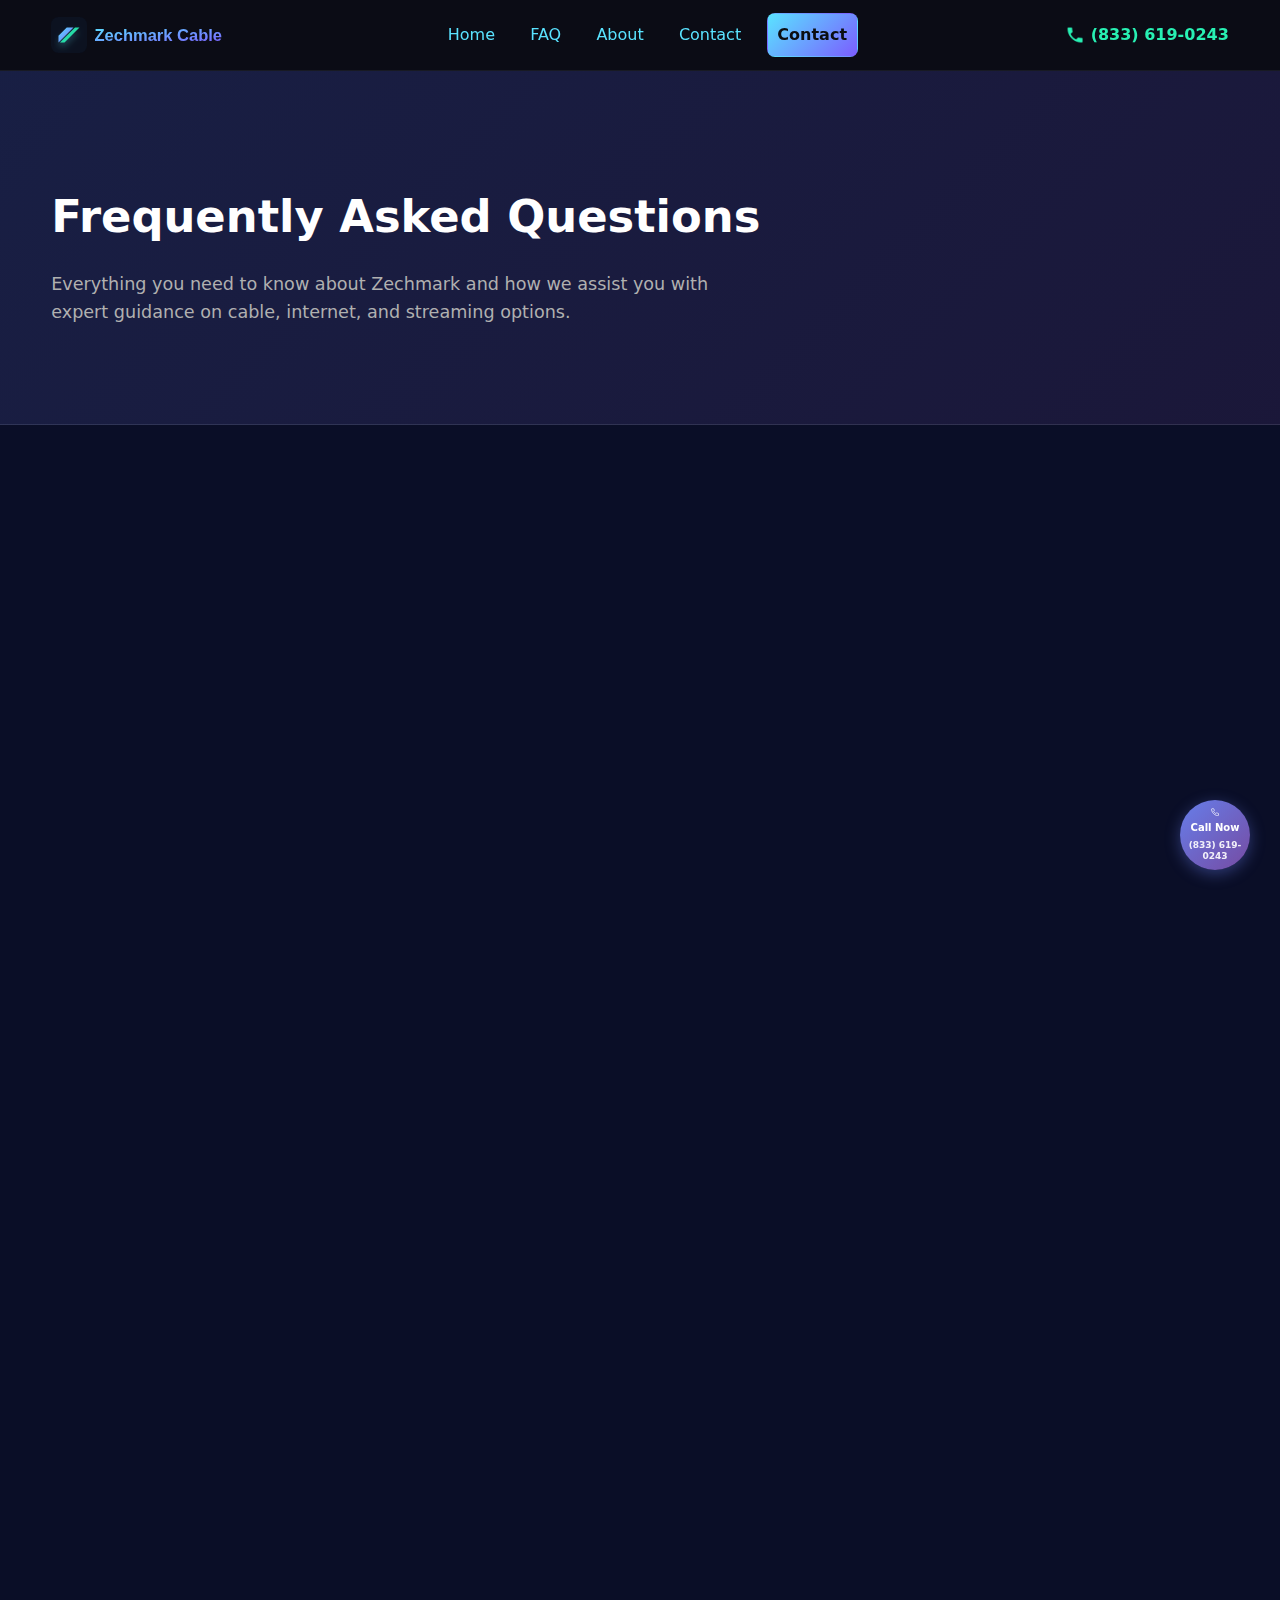
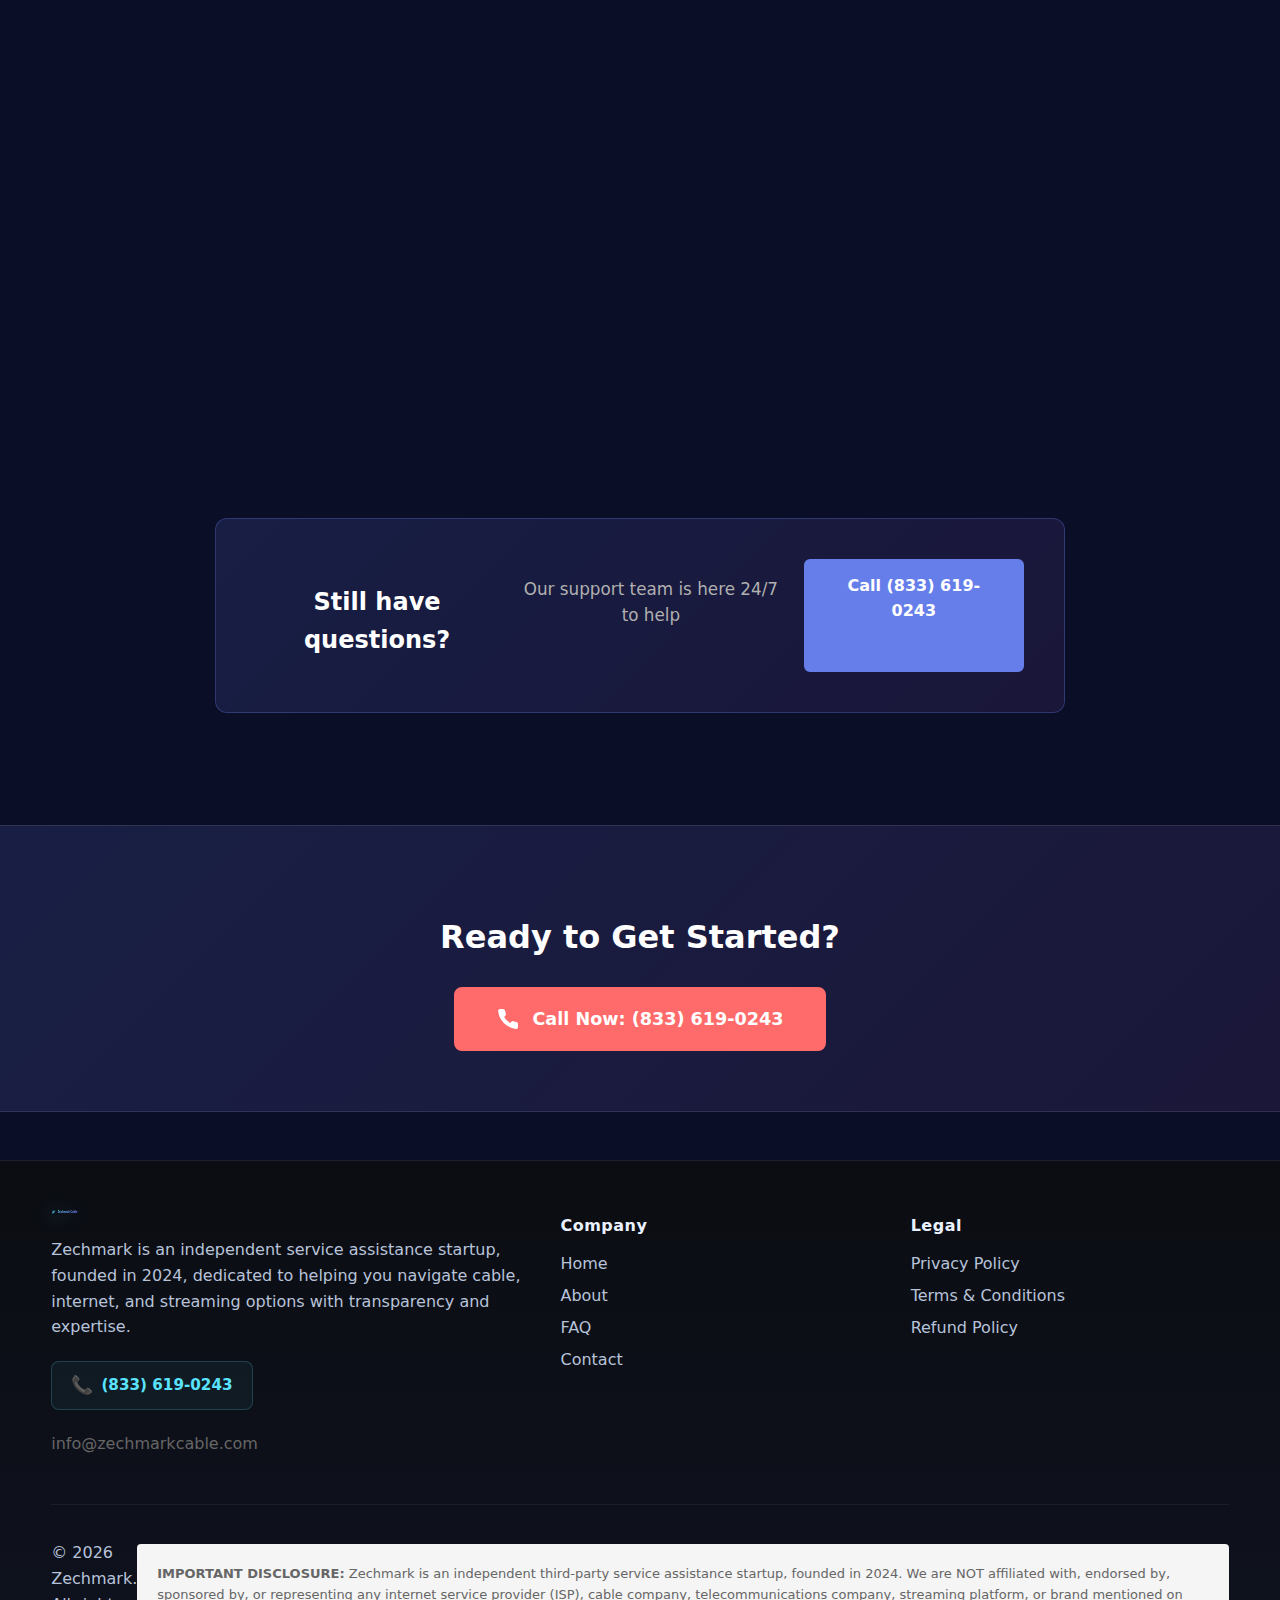
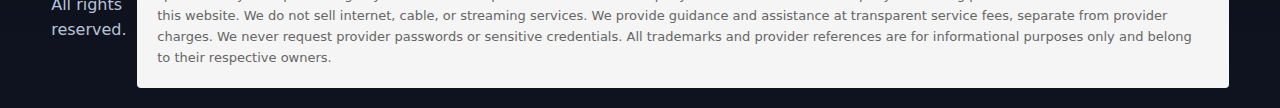
<file: faq.html>
<!DOCTYPE html>
<html lang="en">
<head>
  <meta charset="UTF-8" />
  <meta name="viewport" content="width=device-width, initial-scale=1.0" />
  <title>FAQ | Zechmark - Service Assistance Questions</title>
  <meta name="description" content="Frequently asked questions about Zechmark service assistance. Learn how we guide you on cable, internet, and streaming options." />
  <link rel="icon" type="image/svg+xml" href="favicon.svg" />
  <link rel="stylesheet" href="style.css" />
  <style>
    body.animated-layout {
      background: #0a0e27;
      color: #ffffff;
    }
    
    main {
      background: #0a0e27;
    }

    .faq-hero {
      padding: 80px 0;
      background: linear-gradient(135deg, rgba(102, 126, 234, 0.15) 0%, rgba(118, 75, 162, 0.15) 100%);
      border-bottom: 1px solid rgba(255, 255, 255, 0.1);
    }

    .faq-hero h1 {
      font-size: 2.8rem;
      margin-bottom: 16px;
      color: #ffffff;
      font-weight: 700;
    }

    .faq-hero p {
      font-size: 1.1rem;
      color: #b0b0b0;
      max-width: 700px;
    }

    .faq-content {
      padding: 80px 0;
    }

    .faq-container {
      max-width: 850px;
      margin: 0 auto;
    }

    .faq-item {
      margin-bottom: 20px;
      padding: 0;
      border: none;
      border-radius: 8px;
      overflow: hidden;
      background: transparent;
    }

    .faq-question {
      width: 100%;
      padding: 24px;
      background: rgba(0, 0, 0, 0.4);
      border: 1px solid rgba(255, 255, 255, 0.15);
      color: #ffffff;
      font-size: 1rem;
      font-weight: 600;
      cursor: pointer;
      display: flex;
      justify-content: space-between;
      align-items: center;
      transition: all 0.3s ease;
      border-radius: 8px;
      font-family: inherit;
      text-align: left;
    }

    .faq-question:hover {
      background: rgba(102, 126, 234, 0.15);
      border-color: rgba(102, 126, 234, 0.3);
    }

    .faq-question span {
      flex: 1;
      color: #ffffff;
    }

    .faq-icon {
      width: 24px;
      height: 24px;
      margin-left: 16px;
      flex-shrink: 0;
      transition: transform 0.3s ease;
      stroke: #667eea;
    }

    .faq-item.active .faq-icon {
      transform: rotate(45deg);
    }

    .faq-answer {
      padding: 24px;
      background: rgba(102, 126, 234, 0.08);
      border: 1px solid rgba(102, 126, 234, 0.2);
      border-top: none;
      color: #cccccc;
      line-height: 1.8;
      font-size: 1rem;
      max-height: 0;
      overflow: hidden;
      transition: max-height 0.3s ease, opacity 0.3s ease;
      opacity: 0;
      border-radius: 0 0 8px 8px;
    }

    .faq-answer p {
      margin: 0;
      color: #cccccc;
    }

    .faq-answer a {
      color: #667eea;
      text-decoration: none;
      transition: color 0.3s ease;
    }

    .faq-answer a:hover {
      color: #7b5dff;
      text-decoration: underline;
    }

    .faq-item.active .faq-answer {
      max-height: 500px;
      opacity: 1;
    }

    .faq-cta-box {
      margin-top: 60px;
      padding: 40px;
      background: linear-gradient(135deg, rgba(102, 126, 234, 0.15) 0%, rgba(118, 75, 162, 0.15) 100%);
      border: 1px solid rgba(102, 126, 234, 0.3);
      border-radius: 12px;
      text-align: center;
    }

    .faq-cta-box h3 {
      color: #ffffff;
      font-size: 1.5rem;
      margin-bottom: 12px;
    }

    .faq-cta-box p {
      color: #b0b0b0;
      font-size: 1.05rem;
      margin-bottom: 20px;
    }

    .btn-faq {
      display: inline-block;
      padding: 12px 32px;
      background: #667eea;
      color: #ffffff;
      text-decoration: none;
      border-radius: 6px;
      font-weight: 600;
      transition: all 0.3s ease;
      border: 2px solid #667eea;
    }

    .btn-faq:hover {
      background: #7b5dff;
      border-color: #7b5dff;
    }
  </style>
</head>
<body class="animated-layout">
  <header class="site-header">
    <div class="container header-inner">
      <a class="brand" href="index.html" aria-label="Zechmark Home">
        <img src="logo.svg" alt="Zechmark" class="logo" />
      </a>
      <nav class="nav">
        <a href="index.html">Home</a>
        <a href="faq.html">FAQ</a>
        <a href="about.html">About</a>
        <a href="contact.html">Contact</a>
        <a class="btn btn-primary" href="contact.html">Contact</a>
      </nav>
      <a class="phone" href="tel:+18336190243" style="display:inline-flex;align-items:center;gap:6px;">
        <img src="icons8-phone-24.png" alt="Phone" style="height:20px;width:20px;" />
        (833) 619-0243
      </a>
    </div>
  </header>

  <main>
    <section class="faq-hero">
      <div class="container">
        <h1>Frequently Asked Questions</h1>
        <p>Everything you need to know about Zechmark and how we assist you with expert guidance on cable, internet, and streaming options.</p>
      </div>
    </section>

    <section class="faq-content">
      <div class="container faq-container">
          
          <div class="faq-item" onclick="toggleFAQItem(this)">
            <button class="faq-question">
              <span>Are you an official cable or internet service provider?</span>
              <svg class="faq-icon" width="24" height="24" viewBox="0 0 24 24" fill="none"><path d="M12 5v14M5 12h14" stroke="currentColor" stroke-width="2" stroke-linecap="round"/></svg>
            </button>
            <div class="faq-answer">
              <p>No. Zechmark is an independent third-party service assistance startup, founded in 2024. We are not affiliated with, endorsed by, or sponsored by any internet service provider, cable company, telecommunications provider, or streaming platform. We do not sell internet, cable, or streaming services.</p>
            </div>
          </div>

          <div class="faq-item" onclick="toggleFAQItem(this)">
            <button class="faq-question">
              <span>Do you sell internet, cable, or streaming plans?</span>
              <svg class="faq-icon" width="24" height="24" viewBox="0 0 24 24" fill="none"><path d="M12 5v14M5 12h14" stroke="currentColor" stroke-width="2" stroke-linecap="round"/></svg>
            </button>
            <div class="faq-answer">
              <p>No. We provide guidance, assistance, and educational support only. We help you understand your options and navigate the selection process, but we never sell subscriptions directly. Your service will come from the provider you choose.</p>
            </div>
          </div>

          <div class="faq-item" onclick="toggleFAQItem(this)">
            <button class="faq-question">
              <span>Do you charge for your services?</span>
              <svg class="faq-icon" width="24" height="24" viewBox="0 0 24 24" fill="none"><path d="M12 5v14M5 12h14" stroke="currentColor" stroke-width="2" stroke-linecap="round"/></svg>
            </button>
            <div class="faq-answer">
              <p>Yes. Zechmark charges a service fee for our assistance and guidance. This fee is separate from any charges from your service provider. Our pricing is transparent—you'll know exactly what you're paying for our help.</p>
            </div>
          </div>

          <div class="faq-item" onclick="toggleFAQItem(this)">
            <button class="faq-question">
              <span>Will I still be billed by my service provider?</span>
              <svg class="faq-icon" width="24" height="24" viewBox="0 0 24 24" fill="none"><path d="M12 5v14M5 12h14" stroke="currentColor" stroke-width="2" stroke-linecap="round"/></svg>
            </button>
            <div class="faq-answer">
              <p>Yes. Zechmark's service fee is completely separate from your provider's charges. You'll pay Zechmark for assistance and guidance, and you'll pay your chosen provider for internet, cable, or streaming services. Your provider billing remains unchanged.</p>
            </div>
          </div>

          <div class="faq-item" onclick="toggleFAQItem(this)">
            <button class="faq-question">
              <span>Do you need my account passwords or sensitive information?</span>
              <svg class="faq-icon" width="24" height="24" viewBox="0 0 24 24" fill="none"><path d="M12 5v14M5 12h14" stroke="currentColor" stroke-width="2" stroke-linecap="round"/></svg>
            </button>
            <div class="faq-answer">
              <p>No. We never request your provider account passwords, credit card information, or other sensitive credentials. We assist you in making informed decisions without needing access to your accounts.</p>
            </div>
          </div>

          <div class="faq-item" onclick="toggleFAQItem(this)">
            <button class="faq-question">
              <span>Which providers do you support?</span>
              <svg class="faq-icon" width="24" height="24" viewBox="0 0 24 24" fill="none"><path d="M12 5v14M5 12h14" stroke="currentColor" stroke-width="2" stroke-linecap="round"/></svg>
            </button>
            <div class="faq-answer">
              <p>We provide guidance about multiple cable, internet, and streaming providers in your area. We don't have exclusive partnerships with any provider. Our goal is to help you understand all available options, and we reference multiple providers with equal transparency—never pushing toward any specific company.</p>
            </div>
          </div>

          <div class="faq-item" onclick="toggleFAQItem(this)">
            <button class="faq-question">
              <span>Are your services refundable?</span>
              <svg class="faq-icon" width="24" height="24" viewBox="0 0 24 24" fill="none"><path d="M12 5v14M5 12h14" stroke="currentColor" stroke-width="2" stroke-linecap="round"/></svg>
            </button>
            <div class="faq-answer">
              <p>Yes. Refund requests can be submitted within 7 to 15 days of service purchase, depending on the type of assistance provided and whether services have already been delivered. Please review our <a href="refund-policy.html">Refund Policy</a> page for full eligibility details and the complete refund process.</p>
            </div>
          </div>

          <div class="faq-item" onclick="toggleFAQItem(this)">
            <button class="faq-question">
              <span>How does Zechmark make money if it's truly independent?</span>
              <svg class="faq-icon" width="24" height="24" viewBox="0 0 24 24" fill="none"><path d="M12 5v14M5 12h14" stroke="currentColor" stroke-width="2" stroke-linecap="round"/></svg>
            </button>
            <div class="faq-answer">
              <p>We make money through service fees paid directly by our customers for our guidance and assistance. We receive no payments, kickbacks, commissions, or incentives from any cable company, ISP, or streaming provider. This is how we maintain complete independence.</p>
            </div>
          </div>

          <div class="faq-item" onclick="toggleFAQItem(this)">
            <button class="faq-question">
              <span>What happens after I get assistance from Zechmark?</span>
              <svg class="faq-icon" width="24" height="24" viewBox="0 0 24 24" fill="none"><path d="M12 5v14M5 12h14" stroke="currentColor" stroke-width="2" stroke-linecap="round"/></svg>
            </button>
            <div class="faq-answer">
              <p>After receiving guidance and choosing a provider, you'll contact that provider directly to set up your service. Your ongoing support comes from your chosen provider's customer service team. Zechmark's role is to help you make an informed decision—not to provide ongoing technical support.</p>
            </div>
          </div>

          <div class="faq-item" onclick="toggleFAQItem(this)">
            <button class="faq-question">
              <span>Is Zechmark affiliated with Google, Facebook, or other tech companies?</span>
              <svg class="faq-icon" width="24" height="24" viewBox="0 0 24 24" fill="none"><path d="M12 5v14M5 12h14" stroke="currentColor" stroke-width="2" stroke-linecap="round"/></svg>
            </button>
            <div class="faq-answer">
              <p>No. Zechmark is a completely independent startup with no affiliations to technology companies, ISPs, cable providers, or telecommunications companies. We operate independently with one mission: providing transparent guidance.</p>
            </div>
          </div>

          <div class="faq-item" onclick="toggleFAQItem(this)">
            <button class="faq-question">
              <span>How do I contact Zechmark for assistance?</span>
              <svg class="faq-icon" width="24" height="24" viewBox="0 0 24 24" fill="none"><path d="M12 5v14M5 12h14" stroke="currentColor" stroke-width="2" stroke-linecap="round"/></svg>
            </button>
            <div class="faq-answer">
              <p>You can reach us 24/7 by phone at <a href="tel:+18336190243">(833) 619-0243</a>, email at <a href="mailto:info@zechmarkcable.com">info@zechmarkcable.com</a>, or by filling out our contact form on the Contact page. Our team is ready to assist you whenever you need guidance.</p>
            </div>
          </div>

        <div class="faq-cta-box">
          <h3>Still have questions?</h3>
          <p>Our support team is here 24/7 to help</p>
          <a href="tel:+18336190243" class="btn-faq">Call (833) 619-0243</a>
        </div>
      </div>
    </section>
    <!-- Call Now Section -->
    <section style="padding: 60px 0; background: linear-gradient(135deg, rgba(102, 126, 234, 0.15) 0%, rgba(118, 75, 162, 0.15) 100%); text-align: center; border-top: 1px solid rgba(255, 255, 255, 0.1); border-bottom: 1px solid rgba(255, 255, 255, 0.1);">
      <div class="container">
        <h2 style="color: #ffffff; margin-bottom: 24px; font-size: 2rem;">Ready to Get Started?</h2>
        <a href="tel:+18336190243" style="display: inline-flex; align-items: center; gap: 12px; background: #ff6b6b; color: #ffffff; padding: 16px 40px; border-radius: 8px; text-decoration: none; font-weight: 600; font-size: 1.1rem; transition: all 0.3s ease; border: 2px solid #ff6b6b;">
          <svg width="24" height="24" viewBox="0 0 24 24" fill="currentColor"><path d="M22 16.92v3a2 2 0 0 1-2.18 2 19.79 19.79 0 0 1-8.63-3.07 19.5 19.5 0 0 1-6-6 19.79 19.79 0 0 1-3.07-8.67A2 2 0 0 1 4.11 2h3a2 2 0 0 1 2 1.72 12.84 12.84 0 0 0 .7 2.81 2 2 0 0 1-.45 2.11L8.09 9.91a16 16 0 0 0 6 6l1.27-1.27a2 2 0 0 1 2.11-.45 12.84 12.84 0 0 0 2.81.7A2 2 0 0 1 22 16.92z"/></svg>
          <span>Call Now: (833) 619-0243</span>
        </a>
      </div>
    </section>
  </main>

  <footer class="site-footer">
    <div class="container footer-grid">
      <div>
        <img src="logo.svg" alt="Zechmark Assistance" class="logo small" />
        <p>Zechmark is an independent service assistance startup, founded in 2024, dedicated to helping you navigate cable, internet, and streaming options with transparency and expertise.</p>
        <a class="phone" href="tel:+18336190243" style="margin-top:8px;">(833) 619-0243</a>
        <a href="mailto:info@zechmarkcable.com" style="display:block; margin-top:8px; color: #666; text-decoration: none;">info@zechmarkcable.com</a>
      </div>
      <nav>
        <h4>Company</h4>
        <a href="index.html">Home</a>
        <a href="about.html">About</a>
        <a href="faq.html">FAQ</a>
        <a href="contact.html">Contact</a>
      </nav>
      <nav>
        <h4>Legal</h4>
        <a href="privacy-policy.html">Privacy Policy</a>
        <a href="terms-conditions.html">Terms & Conditions</a>
        <a href="refund-policy.html">Refund Policy</a>
      </nav>
    </div>
    <div class="container subfooter">
      <p>© <span id="year"></span> Zechmark. All rights reserved.</p>
      <div style="margin-top: 20px; padding: 20px; background: #f5f5f5; border-radius: 4px; font-size: 13px; color: #666; line-height: 1.6;">
        <strong>IMPORTANT DISCLOSURE:</strong> Zechmark is an independent third-party service assistance startup, founded in 2024. We are NOT affiliated with, endorsed by, sponsored by, or representing any internet service provider (ISP), cable company, telecommunications company, streaming platform, or brand mentioned on this website. We do not sell internet, cable, or streaming services. We provide guidance and assistance at transparent service fees, separate from provider charges. We never request provider passwords or sensitive credentials. All trademarks and provider references are for informational purposes only and belong to their respective owners.
      </div>
    </div>
  </footer>

  <script>
    function toggleFAQItem(element) {
      element.classList.toggle('active');
    }
    
    document.getElementById('year').textContent = new Date().getFullYear();
  </script>

  <!-- Sticky Call Button -->
  <style>
    .sticky-call-button {
      position: fixed;
      bottom: 30px;
      right: 30px;
      z-index: 999;
      animation: slideInRight 0.5s ease-out;
    }

    .call-btn-sticky {
      display: flex;
      flex-direction: column;
      align-items: center;
      justify-content: center;
      width: 70px;
      height: 70px;
      background: linear-gradient(135deg, #667eea 0%, #764ba2 100%);
      color: #ffffff;
      border-radius: 50%;
      text-decoration: none;
      box-shadow: 0 4px 15px rgba(102, 126, 234, 0.4);
      transition: all 0.3s ease;
      gap: 4px;
      font-size: 10px;
      font-weight: 600;
      text-align: center;
      padding: 8px;
    }

    .call-btn-sticky:hover {
      transform: scale(1.1);
      box-shadow: 0 6px 20px rgba(102, 126, 234, 0.6);
      background: linear-gradient(135deg, #7b5dff 0%, #764ba2 100%);
    }

    .call-btn-sticky svg {
      width: 24px;
      height: 24px;
    }

    .call-btn-sticky .phone-number {
      font-size: 9px;
      line-height: 1.2;
      opacity: 0.9;
    }

    @media (max-width: 768px) {
      .sticky-call-button {
        bottom: 20px;
        right: 20px;
      }

      .call-btn-sticky {
        width: 65px;
        height: 65px;
      }
    }

    @keyframes slideInRight {
      from {
        opacity: 0;
        transform: translateX(100px);
      }
      to {
        opacity: 1;
        transform: translateX(0);
      }
    }
  </style>

  <div class="sticky-call-button">
    <a href="tel:+18336190243" class="call-btn-sticky">
      <svg width="20" height="20" viewBox="0 0 24 24" fill="none" stroke="currentColor" stroke-width="2">
        <path d="M22 16.92v3a2 2 0 0 1-2.18 2 19.79 19.79 0 0 1-8.63-3.07 19.5 19.5 0 0 1-6-6 19.79 19.79 0 0 1-3.07-8.67A2 2 0 0 1 4.11 2h3a2 2 0 0 1 2 1.72 12.84 12.84 0 0 0 .7 2.81 2 2 0 0 1-.45 2.11L8.09 9.91a16 16 0 0 0 6 6l1.27-1.27a2 2 0 0 1 2.11-.45 12.84 12.84 0 0 0 2.81.7A2 2 0 0 1 22 16.92z"/>
      </svg>
      <span>Call Now</span>
      <span class="phone-number">(833) 619-0243</span>
    </a>
  </div>

  <script src="script.js"></script>
</body>
</html>
</file>
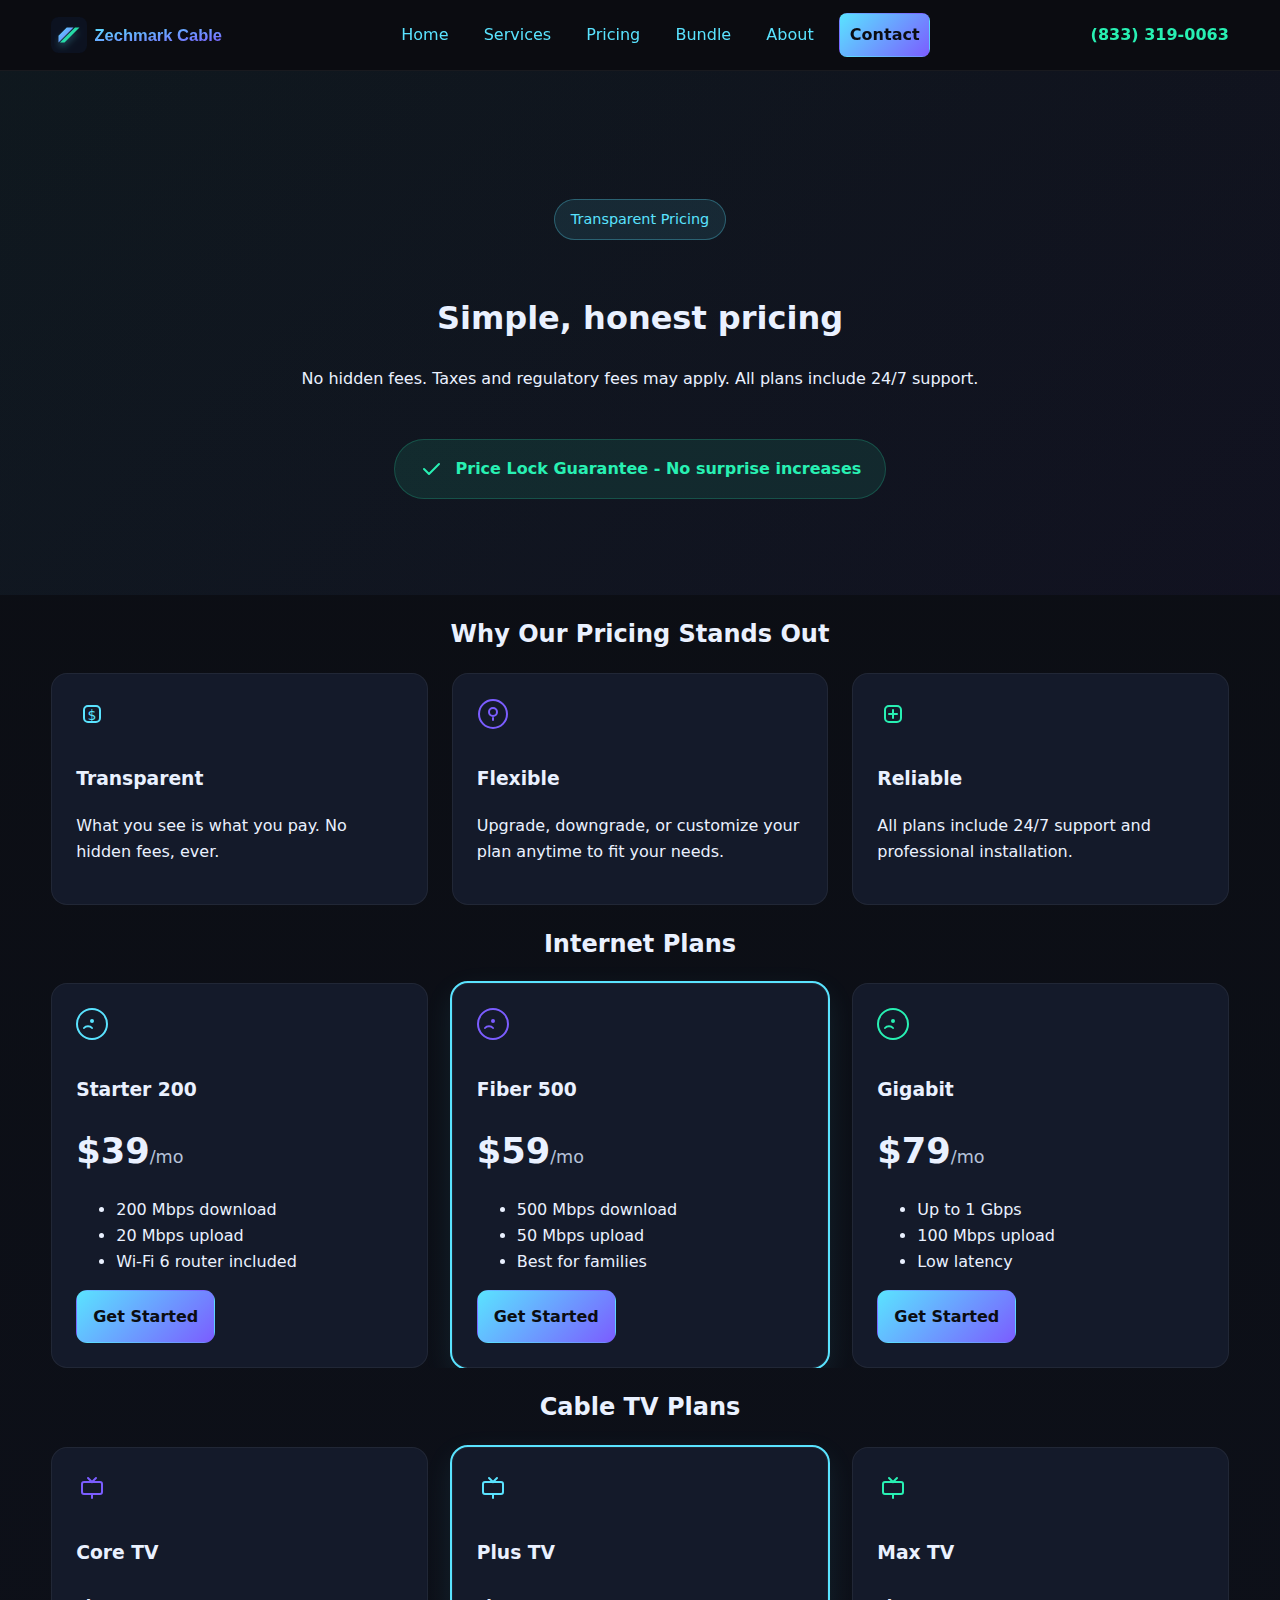
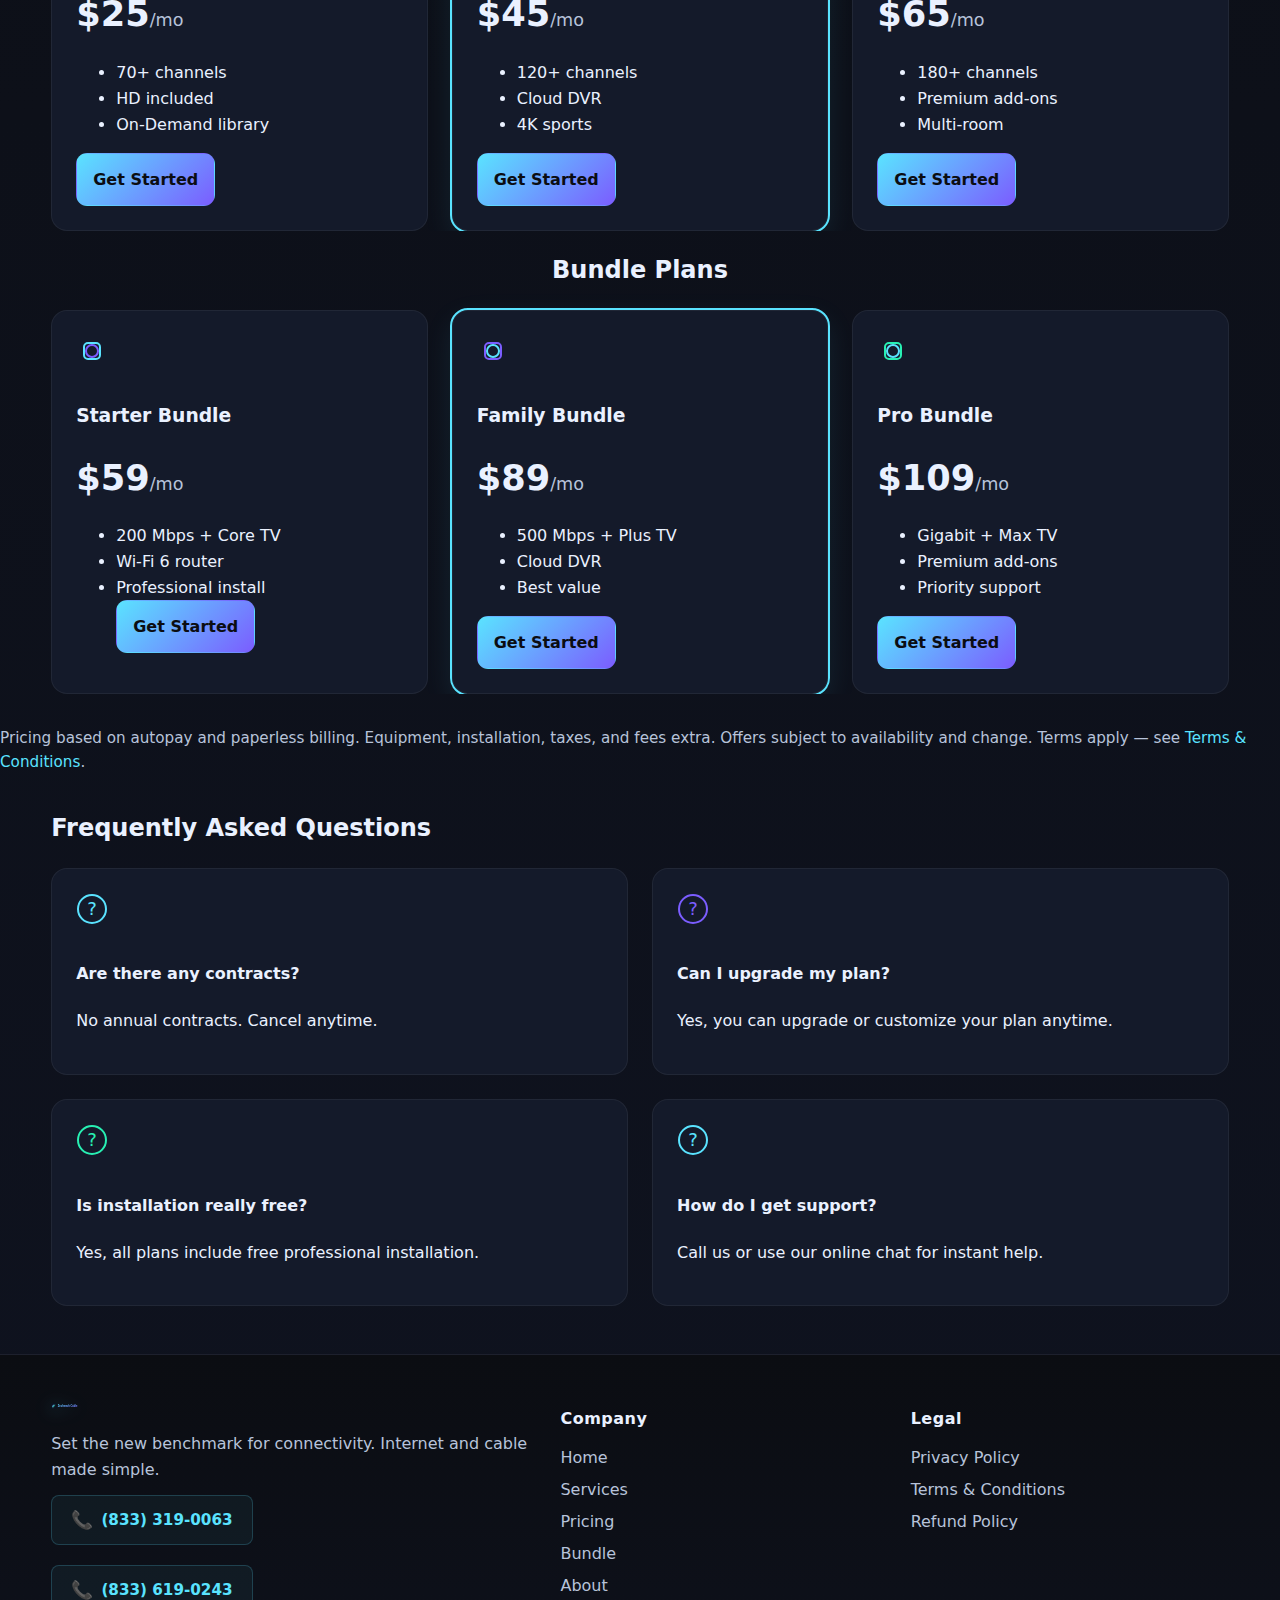
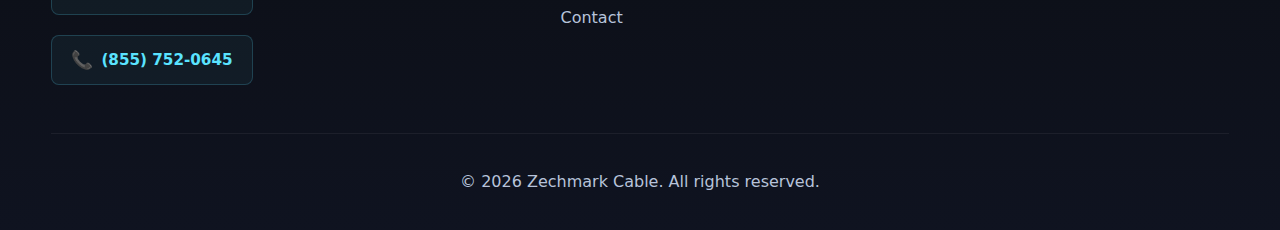
<file: pricing.html>
<!DOCTYPE html>
<html lang="en">
<head>
  <meta charset="UTF-8" />
  <meta name="viewport" content="width=device-width, initial-scale=1.0" />
  <title>Pricing | Zechmark Cable</title>
  <meta name="description" content="Compare Zechmark Cable internet, cable, and bundle plans with transparent pricing and no surprises." />
  <link rel="icon" type="image/svg+xml" href="favicon.svg" />
  <link rel="stylesheet" href="style.css" />
</head>
<body>
  <header class="site-header">
    <div class="container header-inner">
      <a class="brand" href="/Zechmark Cable/index.html" aria-label="Zechmark Cable Home">
        <img src="logo.svg" alt="Zechmark Cable" class="logo" />
      </a>
      <nav class="nav">
        <a href="index.html">Home</a>
        <a href="services.html">Services</a>
        <a href="pricing.html">Pricing</a>
        <a href="bundle.html">Bundle</a>
        <a href="about.html">About</a>
        <a class="btn btn-primary" href="contact.html">Contact</a>
      </nav>
      <a class="phone" href="tel:+18333190063">(833) 319-0063</a>
    </div>
  </header>

  <main>
    <!-- Animated Pricing Hero -->
    <section class="pricing-hero">
      <div class="container">
        <div class="pricing-hero-content animate-on-scroll" data-animation="fadeInUp">
          <span class="hero-badge">Transparent Pricing</span>
          <h1 class="gradient-text">Simple, honest pricing</h1>
          <p class="hero-subtitle">No hidden fees. Taxes and regulatory fees may apply. All plans include 24/7 support.</p>
          <div class="pricing-guarantee">
            <svg width="24" height="24" fill="none" viewBox="0 0 24 24"><path d="M5 12l5 5L20 7" stroke="#28f0b3" stroke-width="2" stroke-linecap="round" stroke-linejoin="round"/></svg>
            <span>Price Lock Guarantee - No surprise increases</span>
          </div>
        </div>
      </div>
    </section>
    <section class="features container">
      <h2 style="text-align:center;">Why Our Pricing Stands Out</h2>
      <div class="grid-3">
        <div class="card">
          <span style="display:inline-block;vertical-align:middle;margin-bottom:8px;">
            <svg width="32" height="32" fill="none" viewBox="0 0 32 32"><rect x="8" y="8" width="16" height="16" rx="4" stroke="#5ae3ff" stroke-width="2"/><text x="16" y="22" text-anchor="middle" font-size="14" fill="#5ae3ff">$</text></svg>
          </span>
          <h3>Transparent</h3>
          <p>What you see is what you pay. No hidden fees, ever.</p>
        </div>
        <div class="card">
          <span style="display:inline-block;vertical-align:middle;margin-bottom:8px;">
            <svg width="32" height="32" fill="none" viewBox="0 0 32 32"><circle cx="16" cy="16" r="14" stroke="#7b5dff" stroke-width="2"/><path d="M16 20v2" stroke="#7b5dff" stroke-width="2" stroke-linecap="round"/><circle cx="16" cy="14" r="4" stroke="#7b5dff" stroke-width="2"/></svg>
          </span>
          <h3>Flexible</h3>
          <p>Upgrade, downgrade, or customize your plan anytime to fit your needs.</p>
        </div>
        <div class="card">
          <span style="display:inline-block;vertical-align:middle;margin-bottom:8px;">
            <svg width="32" height="32" fill="none" viewBox="0 0 32 32"><rect x="8" y="8" width="16" height="16" rx="4" stroke="#28f0b3" stroke-width="2"/><path d="M16 12v8" stroke="#28f0b3" stroke-width="2" stroke-linecap="round"/><path d="M12 16h8" stroke="#28f0b3" stroke-width="2" stroke-linecap="round"/></svg>
          </span>
          <h3>Reliable</h3>
          <p>All plans include 24/7 support and professional installation.</p>
        </div>
      </div>
    </section>
    <section class="plans container">
      <h2 style="text-align:center;">Internet Plans</h2>
      <div class="grid-3">
        <div class="plan card">
          <span style="display:inline-block;vertical-align:middle;margin-bottom:8px;">
            <svg width="32" height="32" fill="none" viewBox="0 0 32 32"><circle cx="16" cy="16" r="15" stroke="#5ae3ff" stroke-width="2"/><path d="M8 20c2-2.5 6-2.5 8 0" stroke="#5ae3ff" stroke-width="2" stroke-linecap="round"/><circle cx="16" cy="13" r="2" fill="#5ae3ff"/></svg>
          </span>
          <h3>Starter 200</h3>
          <p class="price"><span>$39</span>/mo</p>
          <ul>
            <li>200 Mbps download</li>
            <li>20 Mbps upload</li>
            <li>Wi‑Fi 6 router included</li>
          </ul>
          <a class="btn btn-primary" href="/Zechmark Cable/contact.html">Get Started</a>
        </div>
        <div class="plan card popular">
          <span style="display:inline-block;vertical-align:middle;margin-bottom:8px;">
            <svg width="32" height="32" fill="none" viewBox="0 0 32 32"><circle cx="16" cy="16" r="15" stroke="#7b5dff" stroke-width="2"/><path d="M8 20c2-2.5 6-2.5 8 0" stroke="#7b5dff" stroke-width="2" stroke-linecap="round"/><circle cx="16" cy="13" r="2" fill="#7b5dff"/></svg>
          </span>
          <h3>Fiber 500</h3>
          <p class="price"><span>$59</span>/mo</p>
          <ul>
            <li>500 Mbps download</li>
            <li>50 Mbps upload</li>
            <li>Best for families</li>
          </ul>
          <a class="btn btn-primary" href="/Zechmark Cable/contact.html">Get Started</a>
        </div>
        <div class="plan card">
          <span style="display:inline-block;vertical-align:middle;margin-bottom:8px;">
            <svg width="32" height="32" fill="none" viewBox="0 0 32 32"><circle cx="16" cy="16" r="15" stroke="#28f0b3" stroke-width="2"/><path d="M8 20c2-2.5 6-2.5 8 0" stroke="#28f0b3" stroke-width="2" stroke-linecap="round"/><circle cx="16" cy="13" r="2" fill="#28f0b3"/></svg>
          </span>
          <h3>Gigabit</h3>
          <p class="price"><span>$79</span>/mo</p>
          <ul>
            <li>Up to 1 Gbps</li>
            <li>100 Mbps upload</li>
            <li>Low latency</li>
          </ul>
          <a class="btn btn-primary" href="/Zechmark Cable/contact.html">Get Started</a>
        </div>
      </div>
    </section>
    <section class="plans container">
      <h2 style="text-align:center;">Cable TV Plans</h2>
      <div class="grid-3">
        <div class="plan card">
          <span style="display:inline-block;vertical-align:middle;margin-bottom:8px;">
            <svg width="32" height="32" fill="none" viewBox="0 0 32 32"><rect x="6" y="10" width="20" height="12" rx="2" stroke="#7b5dff" stroke-width="2"/><path d="M16 22v4" stroke="#7b5dff" stroke-width="2" stroke-linecap="round"/><path d="M12 6l4 4 4-4" stroke="#7b5dff" stroke-width="2" stroke-linecap="round"/></svg>
          </span>
          <h3>Core TV</h3>
          <p class="price"><span>$25</span>/mo</p>
          <ul>
            <li>70+ channels</li>
            <li>HD included</li>
            <li>On‑Demand library</li>
          </ul>
          <a class="btn btn-primary" href="/Zechmark Cable/contact.html">Get Started</a>
        </div>
        <div class="plan card popular">
          <span style="display:inline-block;vertical-align:middle;margin-bottom:8px;">
            <svg width="32" height="32" fill="none" viewBox="0 0 32 32"><rect x="6" y="10" width="20" height="12" rx="2" stroke="#5ae3ff" stroke-width="2"/><path d="M16 22v4" stroke="#5ae3ff" stroke-width="2" stroke-linecap="round"/><path d="M12 6l4 4 4-4" stroke="#5ae3ff" stroke-width="2" stroke-linecap="round"/></svg>
          </span>
          <h3>Plus TV</h3>
          <p class="price"><span>$45</span>/mo</p>
          <ul>
            <li>120+ channels</li>
            <li>Cloud DVR</li>
            <li>4K sports</li>
          </ul>
          <a class="btn btn-primary" href="/Zechmark Cable/contact.html">Get Started</a>
        </div>
        <div class="plan card">
          <span style="display:inline-block;vertical-align:middle;margin-bottom:8px;">
            <svg width="32" height="32" fill="none" viewBox="0 0 32 32"><rect x="6" y="10" width="20" height="12" rx="2" stroke="#28f0b3" stroke-width="2"/><path d="M16 22v4" stroke="#28f0b3" stroke-width="2" stroke-linecap="round"/><path d="M12 6l4 4 4-4" stroke="#28f0b3" stroke-width="2" stroke-linecap="round"/></svg>
          </span>
          <h3>Max TV</h3>
          <p class="price"><span>$65</span>/mo</p>
          <ul>
            <li>180+ channels</li>
            <li>Premium add‑ons</li>
            <li>Multi‑room</li>
          </ul>
          <a class="btn btn-primary" href="/Zechmark Cable/contact.html">Get Started</a>
        </div>
      </div>
    </section>
    <section class="plans container">
      <h2 style="text-align:center;">Bundle Plans</h2>
      <div class="grid-3">
        <div class="plan card">
          <span style="display:inline-block;vertical-align:middle;margin-bottom:8px;">
            <svg width="32" height="32" fill="none" viewBox="0 0 32 32"><rect x="8" y="8" width="16" height="16" rx="4" stroke="#5ae3ff" stroke-width="2"/><circle cx="16" cy="16" r="6" stroke="#7b5dff" stroke-width="2"/></svg>
          </span>
          <h3>Starter Bundle</h3>
          <p class="price"><span>$59</span>/mo</p>
          <ul>
            <li>200 Mbps + Core TV</li>
            <li>Wi‑Fi 6 router</li>
            <li>Professional install</li>
          </li>
          <a class="btn btn-primary" href="/Zechmark Cable/contact.html">Get Started</a>
        </div>
        <div class="plan card popular">
          <span style="display:inline-block;vertical-align:middle;margin-bottom:8px;">
            <svg width="32" height="32" fill="none" viewBox="0 0 32 32"><rect x="8" y="8" width="16" height="16" rx="4" stroke="#7b5dff" stroke-width="2"/><circle cx="16" cy="16" r="6" stroke="#5ae3ff" stroke-width="2"/></svg>
          </span>
          <h3>Family Bundle</h3>
          <p class="price"><span>$89</span>/mo</p>
          <ul>
            <li>500 Mbps + Plus TV</li>
            <li>Cloud DVR</li>
            <li>Best value</li>
          </ul>
          <a class="btn btn-primary" href="/Zechmark Cable/contact.html">Get Started</a>
        </div>
        <div class="plan card">
          <span style="display:inline-block;vertical-align:middle;margin-bottom:8px;">
            <svg width="32" height="32" fill="none" viewBox="0 0 32 32"><rect x="8" y="8" width="16" height="16" rx="4" stroke="#28f0b3" stroke-width="2"/><circle cx="16" cy="16" r="6" stroke="#5ae3ff" stroke-width="2"/></svg>
          </span>
          <h3>Pro Bundle</h3>
          <p class="price"><span>$109</span>/mo</p>
          <ul>
            <li>Gigabit + Max TV</li>
            <li>Premium add‑ons</li>
            <li>Priority support</li>
          </ul>
          <a class="btn btn-primary" href="/Zechmark Cable/contact.html">Get Started</a>
        </div>
      </div>
    </section>
    <section class="fineprint">
      <p>Pricing based on autopay and paperless billing. Equipment, installation, taxes, and fees extra. Offers subject to availability and change. Terms apply — see <a href="/Zechmark Cable/terms-conditions.html">Terms & Conditions</a>.</p>
    </section>
    <section class="faq">
      <div class="container faq-inner">
        <h2>Frequently Asked Questions</h2>
        <div class="grid-2">
          <div class="card">
            <span style="display:inline-block;vertical-align:middle;margin-bottom:8px;">
              <svg width="32" height="32" fill="none" viewBox="0 0 32 32"><circle cx="16" cy="16" r="14" stroke="#5ae3ff" stroke-width="2"/><text x="16" y="22" text-anchor="middle" font-size="18" fill="#5ae3ff">?</text></svg>
            </span>
            <h4>Are there any contracts?</h4>
            <p>No annual contracts. Cancel anytime.</p>
          </div>
          <div class="card">
            <span style="display:inline-block;vertical-align:middle;margin-bottom:8px;">
              <svg width="32" height="32" fill="none" viewBox="0 0 32 32"><circle cx="16" cy="16" r="14" stroke="#7b5dff" stroke-width="2"/><text x="16" y="22" text-anchor="middle" font-size="18" fill="#7b5dff">?</text></svg>
            </span>
            <h4>Can I upgrade my plan?</h4>
            <p>Yes, you can upgrade or customize your plan anytime.</p>
          </div>
          <div class="card">
            <span style="display:inline-block;vertical-align:middle;margin-bottom:8px;">
              <svg width="32" height="32" fill="none" viewBox="0 0 32 32"><circle cx="16" cy="16" r="14" stroke="#28f0b3" stroke-width="2"/><text x="16" y="22" text-anchor="middle" font-size="18" fill="#28f0b3">?</text></svg>
            </span>
            <h4>Is installation really free?</h4>
            <p>Yes, all plans include free professional installation.</p>
          </div>
          <div class="card">
            <span style="display:inline-block;vertical-align:middle;margin-bottom:8px;">
              <svg width="32" height="32" fill="none" viewBox="0 0 32 32"><circle cx="16" cy="16" r="14" stroke="#5ae3ff" stroke-width="2"/><text x="16" y="22" text-anchor="middle" font-size="18" fill="#5ae3ff">?</text></svg>
            </span>
            <h4>How do I get support?</h4>
            <p>Call us or use our online chat for instant help.</p>
          </div>
        </div>
      </div>
    </section>
  </main>

  <footer class="site-footer">
    <div class="container footer-grid">
      <div>
        <img src="logo.svg" alt="Zechmark Cable" class="logo small" />
        <p>Set the new benchmark for connectivity. Internet and cable made simple.</p>
        <a class="phone" href="tel:+18333190063">(833) 319-0063</a>
        <a class="phone" href="tel:+18336190243" style="margin-top:8px;">(833) 619-0243</a>
        <a class="phone" href="tel:+18557520645" style="margin-top:8px;">(855) 752-0645</a>
      </div>
      <nav>
        <h4>Company</h4>
        <a href="index.html">Home</a>
        <a href="services.html">Services</a>
        <a href="pricing.html">Pricing</a>
        <a href="bundle.html">Bundle</a>
        <a href="about.html">About</a>
        <a href="contact.html">Contact</a>
      </nav>
      <nav>
        <h4>Legal</h4>
        <a href="privacy-policy.html">Privacy Policy</a>
        <a href="terms-conditions.html">Terms & Conditions</a>
        <a href="refund-policy.html">Refund Policy</a>
      </nav>
    </div>
    <div class="container subfooter">
      <p>© <span id="year"></span> Zechmark Cable. All rights reserved.</p>
    </div>
  </footer>
  <script src="script.js"></script>
</body>
</html>
</file>
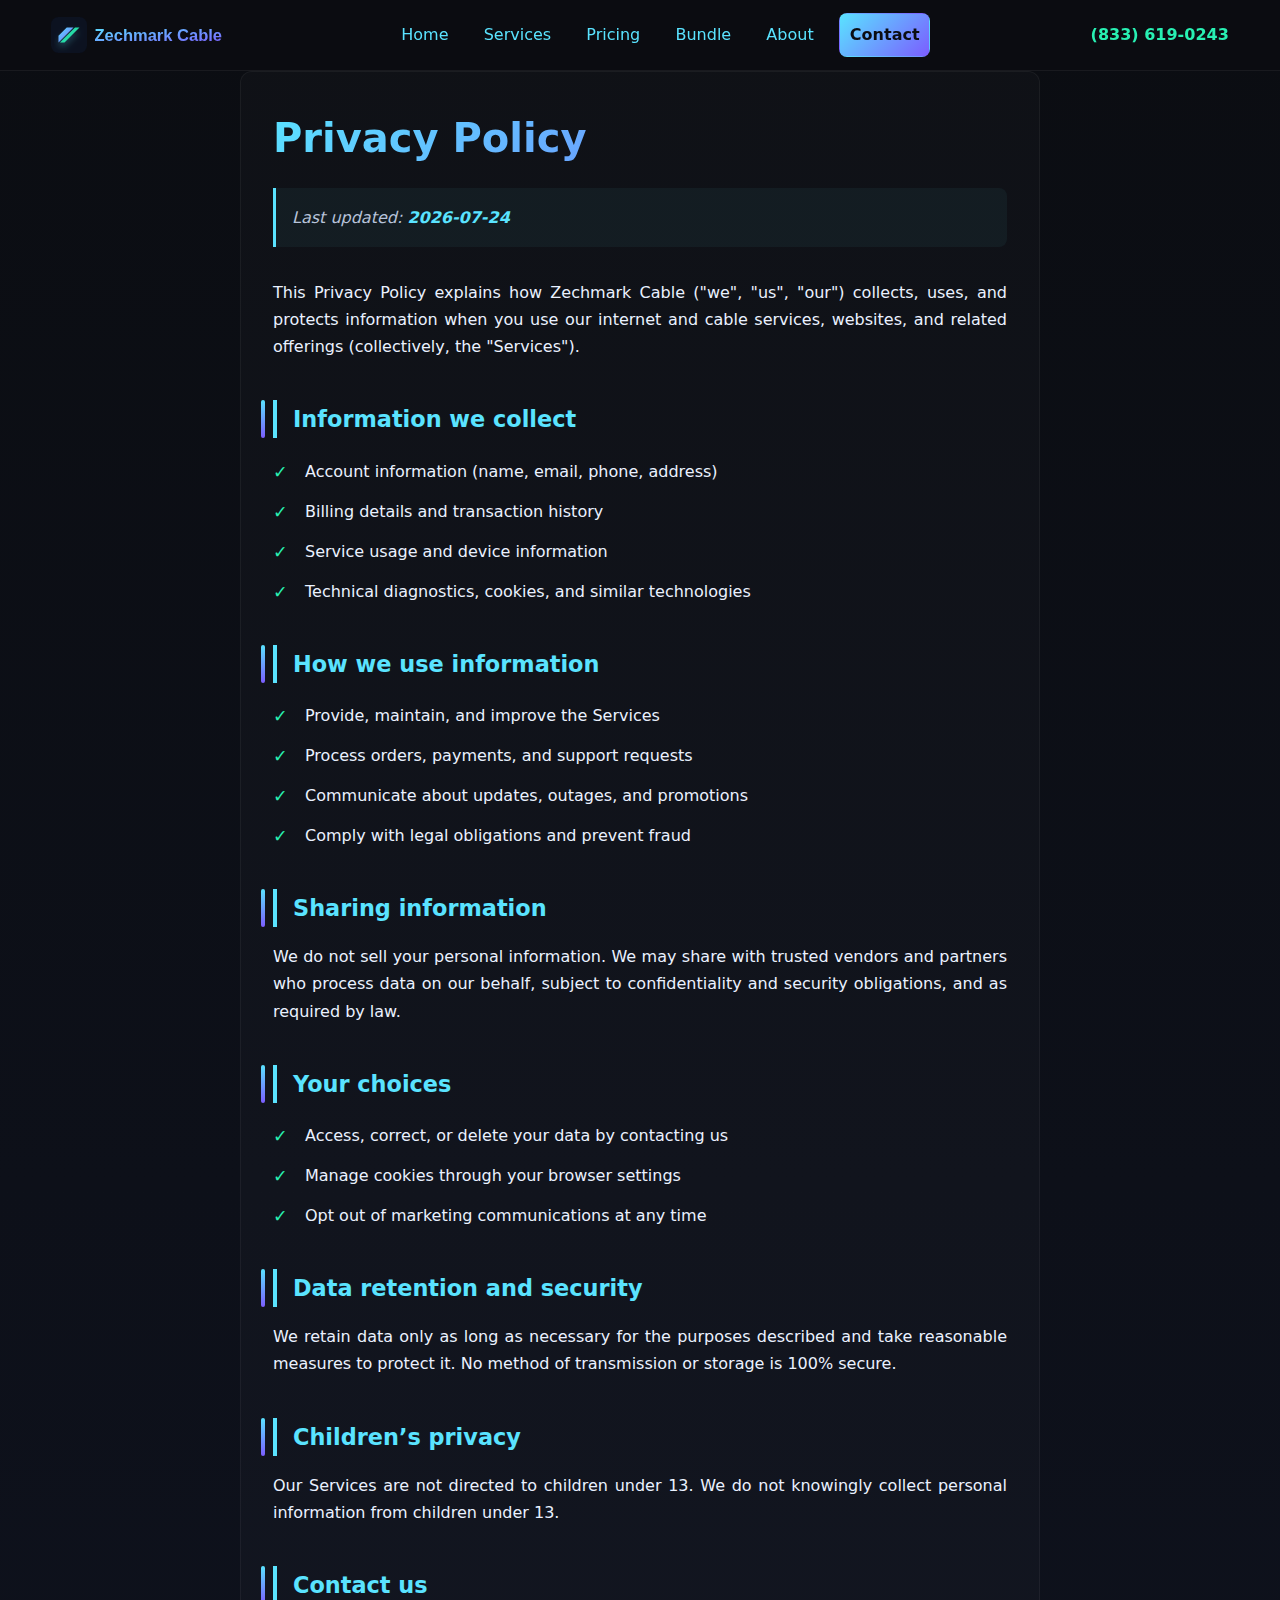
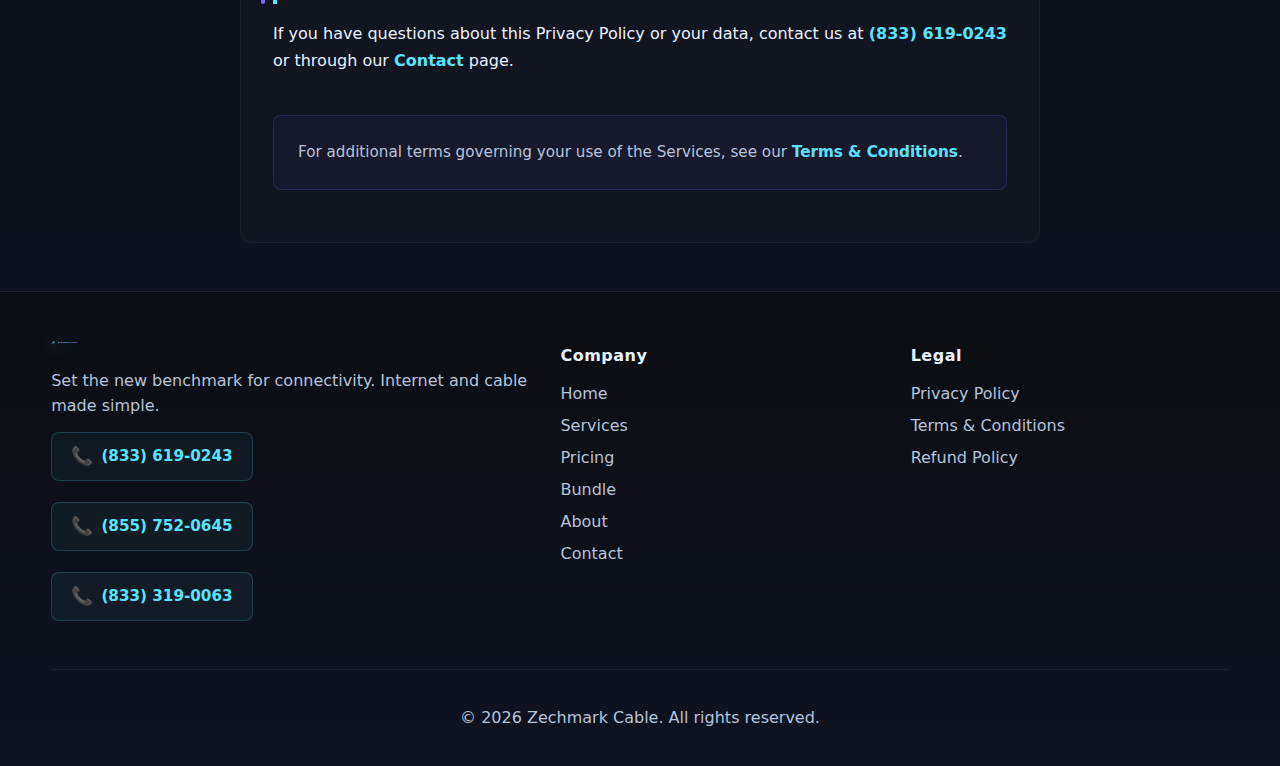
<file: privacy-policy.html>
<!DOCTYPE html>
<html lang="en">
<head>
  <meta charset="UTF-8" />
  <meta name="viewport" content="width=device-width, initial-scale=1.0" />
  <title>Privacy Policy | Zechmark Cable</title>
  <meta name="description" content="Zechmark Cable Privacy Policy: how we collect, use, and protect your information." />
  <link rel="icon" type="image/svg+xml" href="favicon.svg" />
  <link rel="stylesheet" href="style.css" />
</head>
<body>
  <header class="site-header">
    <div class="container header-inner">
      <a class="brand" href="/Zechmark Cable/index.html" aria-label="Zechmark Cable Home">
        <img src="logo.svg" alt="Zechmark Cable" class="logo" />
      </a>
      <nav class="nav">
        <a href="index.html">Home</a>
        <a href="services.html">Services</a>
        <a href="pricing.html">Pricing</a>
        <a href="bundle.html">Bundle</a>
        <a href="about.html">About</a>
        <a class="btn btn-primary" href="contact.html">Contact</a>
      </nav>
      <a class="phone" href="tel:+18336190243">(833) 619-0243</a>
    </div>
  </header>

  <main class="container pad legal">
    <h1>Privacy Policy</h1>
    <p>Last updated: <span id="pp-date"></span></p>

    <p>This Privacy Policy explains how Zechmark Cable ("we", "us", "our") collects, uses, and protects information when you use our internet and cable services, websites, and related offerings (collectively, the "Services").</p>

    <h2>Information we collect</h2>
    <ul>
      <li>Account information (name, email, phone, address)</li>
      <li>Billing details and transaction history</li>
      <li>Service usage and device information</li>
      <li>Technical diagnostics, cookies, and similar technologies</li>
    </ul>

    <h2>How we use information</h2>
    <ul>
      <li>Provide, maintain, and improve the Services</li>
      <li>Process orders, payments, and support requests</li>
      <li>Communicate about updates, outages, and promotions</li>
      <li>Comply with legal obligations and prevent fraud</li>
    </ul>

    <h2>Sharing information</h2>
    <p>We do not sell your personal information. We may share with trusted vendors and partners who process data on our behalf, subject to confidentiality and security obligations, and as required by law.</p>

    <h2>Your choices</h2>
    <ul>
      <li>Access, correct, or delete your data by contacting us</li>
      <li>Manage cookies through your browser settings</li>
      <li>Opt out of marketing communications at any time</li>
    </ul>

    <h2>Data retention and security</h2>
    <p>We retain data only as long as necessary for the purposes described and take reasonable measures to protect it. No method of transmission or storage is 100% secure.</p>

    <h2>Children’s privacy</h2>
    <p>Our Services are not directed to children under 13. We do not knowingly collect personal information from children under 13.</p>

    <h2>Contact us</h2>
    <p>If you have questions about this Privacy Policy or your data, contact us at <a href="tel:+18336190243">(833) 619-0243</a> or through our <a href="/Zechmark Cable/contact.html">Contact</a> page.</p>

    <p>For additional terms governing your use of the Services, see our <a href="/Zechmark Cable/terms-conditions.html">Terms & Conditions</a>.</p>
  </main>

  <footer class="site-footer">
    <div class="container footer-grid">
      <div>
        <img src="logo.svg" alt="Zechmark Cable" class="logo small" />
        <p>Set the new benchmark for connectivity. Internet and cable made simple.</p>
        <a class="phone" href="tel:+18336190243">(833) 619-0243</a>
        <a class="phone" href="tel:+18557520645" style="margin-top:8px;">(855) 752-0645</a>
        <a class="phone" href="tel:+18333190063" style="margin-top:8px;">(833) 319-0063</a>
      </div>
      <nav>
        <h4>Company</h4>
        <a href="index.html">Home</a>
        <a href="services.html">Services</a>
        <a href="pricing.html">Pricing</a>
        <a href="bundle.html">Bundle</a>
        <a href="about.html">About</a>
        <a href="contact.html">Contact</a>
      </nav>
      <nav>
        <h4>Legal</h4>
        <a href="privacy-policy.html">Privacy Policy</a>
        <a href="terms-conditions.html">Terms & Conditions</a>
        <a href="refund-policy.html">Refund Policy</a>
      </nav>
    </div>
    <div class="container subfooter">
      <p>© <span id="year"></span> Zechmark Cable. All rights reserved.</p>
    </div>
  </footer>
  <script src="script.js"></script>
</body>
</html>
</file>
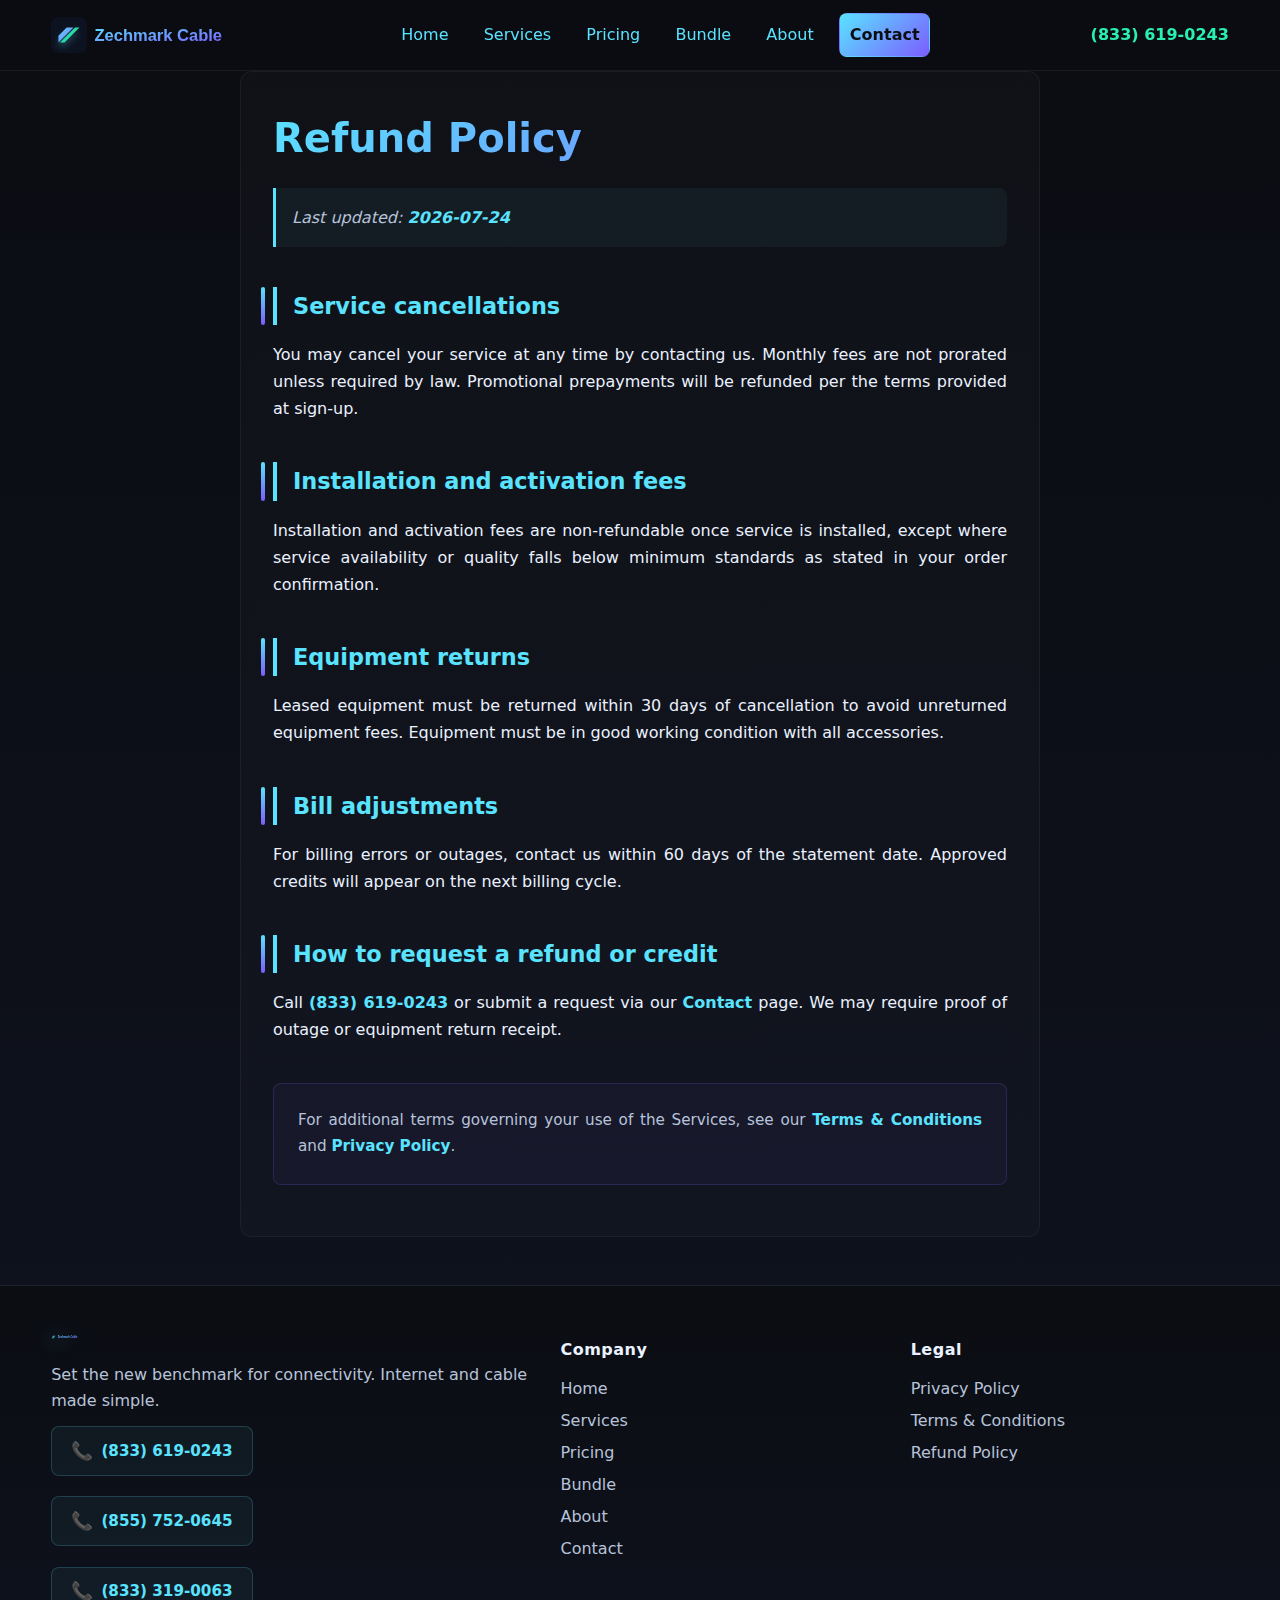
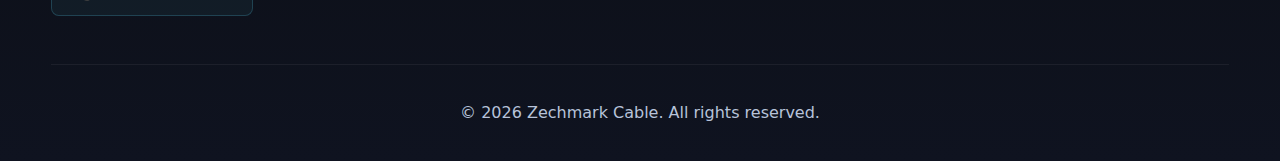
<file: refund-policy.html>
<!DOCTYPE html>
<html lang="en">
<head>
  <meta charset="UTF-8" />
  <meta name="viewport" content="width=device-width, initial-scale=1.0" />
  <title>Refund Policy | Zechmark Cable</title>
  <meta name="description" content="Zechmark Cable Refund Policy: cancellations, credits, and equipment returns." />
  <link rel="icon" type="image/svg+xml" href="favicon.svg" />
  <link rel="stylesheet" href="style.css" />
</head>
<body>
  <header class="site-header">
    <div class="container header-inner">
      <a class="brand" href="/Zechmark Cable/index.html" aria-label="Zechmark Cable Home">
        <img src="logo.svg" alt="Zechmark Cable" class="logo" />
      </a>
      <nav class="nav">
        <a href="index.html">Home</a>
        <a href="services.html">Services</a>
        <a href="pricing.html">Pricing</a>
        <a href="bundle.html">Bundle</a>
        <a href="about.html">About</a>
        <a class="btn btn-primary" href="contact.html">Contact</a>
      </nav>
      <a class="phone" href="tel:+18336190243">(833) 619-0243</a>
    </div>
  </header>

  <main class="container pad legal">
    <h1>Refund Policy</h1>
    <p>Last updated: <span id="rp-date"></span></p>

    <h2>Service cancellations</h2>
    <p>You may cancel your service at any time by contacting us. Monthly fees are not prorated unless required by law. Promotional prepayments will be refunded per the terms provided at sign‑up.</p>

    <h2>Installation and activation fees</h2>
    <p>Installation and activation fees are non‑refundable once service is installed, except where service availability or quality falls below minimum standards as stated in your order confirmation.</p>

    <h2>Equipment returns</h2>
    <p>Leased equipment must be returned within 30 days of cancellation to avoid unreturned equipment fees. Equipment must be in good working condition with all accessories.</p>

    <h2>Bill adjustments</h2>
    <p>For billing errors or outages, contact us within 60 days of the statement date. Approved credits will appear on the next billing cycle.</p>

    <h2>How to request a refund or credit</h2>
    <p>Call <a href="tel:+18336190243">(833) 619-0243</a> or submit a request via our <a href="/Zechmark Cable/contact.html">Contact</a> page. We may require proof of outage or equipment return receipt.</p>

    <p>For additional terms governing your use of the Services, see our <a href="/Zechmark Cable/terms-conditions.html">Terms & Conditions</a> and <a href="/Zechmark Cable/privacy-policy.html">Privacy Policy</a>.</p>
  </main>

  <footer class="site-footer">
    <div class="container footer-grid">
      <div>
        <img src="logo.svg" alt="Zechmark Cable" class="logo small" />
        <p>Set the new benchmark for connectivity. Internet and cable made simple.</p>
        <a class="phone" href="tel:+18336190243">(833) 619-0243</a>
        <a class="phone" href="tel:+18557520645" style="margin-top:8px;">(855) 752-0645</a>
        <a class="phone" href="tel:+18333190063" style="margin-top:8px;">(833) 319-0063</a>
      </div>
      <nav>
        <h4>Company</h4>
        <a href="index.html">Home</a>
        <a href="services.html">Services</a>
        <a href="pricing.html">Pricing</a>
        <a href="bundle.html">Bundle</a>
        <a href="about.html">About</a>
        <a href="contact.html">Contact</a>
      </nav>
      <nav>
        <h4>Legal</h4>
        <a href="privacy-policy.html">Privacy Policy</a>
        <a href="terms-conditions.html">Terms & Conditions</a>
        <a href="refund-policy.html">Refund Policy</a>
      </nav>
    </div>
    <div class="container subfooter">
      <p>© <span id="year"></span> Zechmark Cable. All rights reserved.</p>
    </div>
  </footer>
  <script src="script.js"></script>
</body>
</html>
</file>
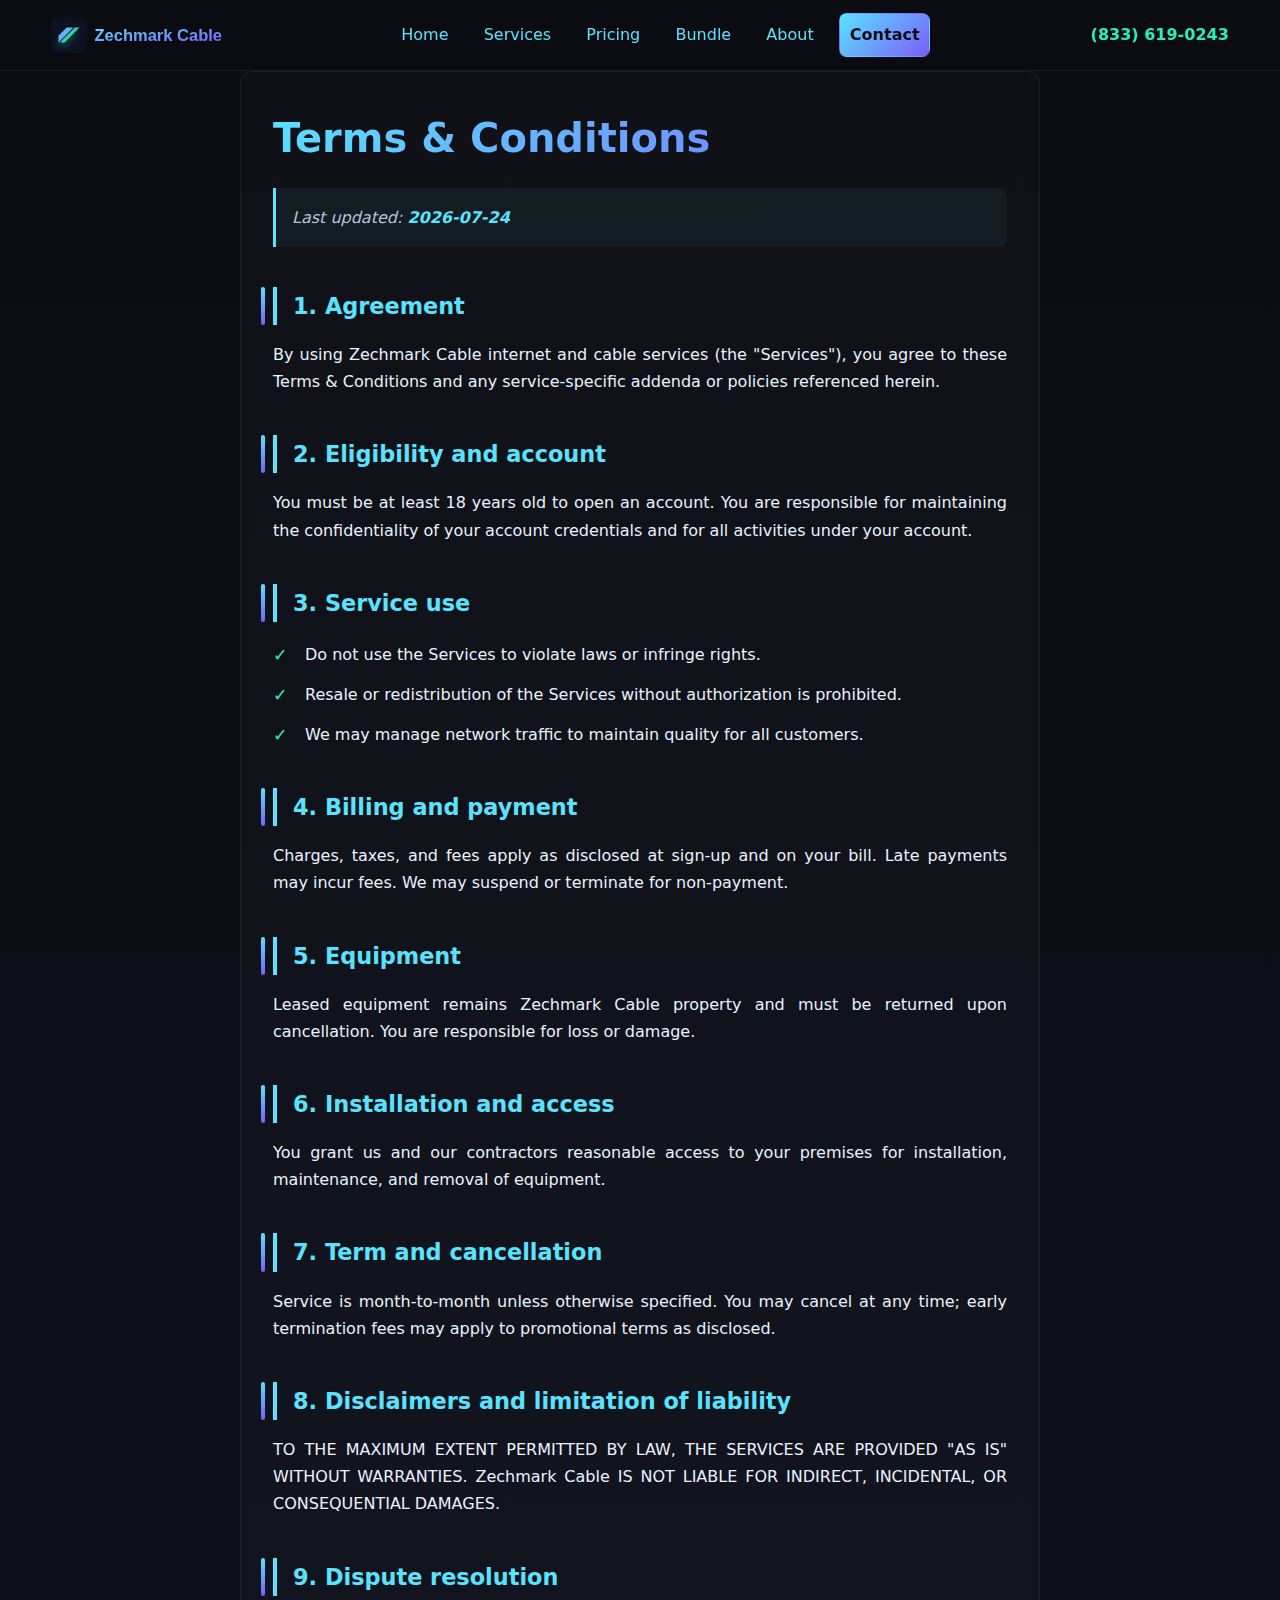
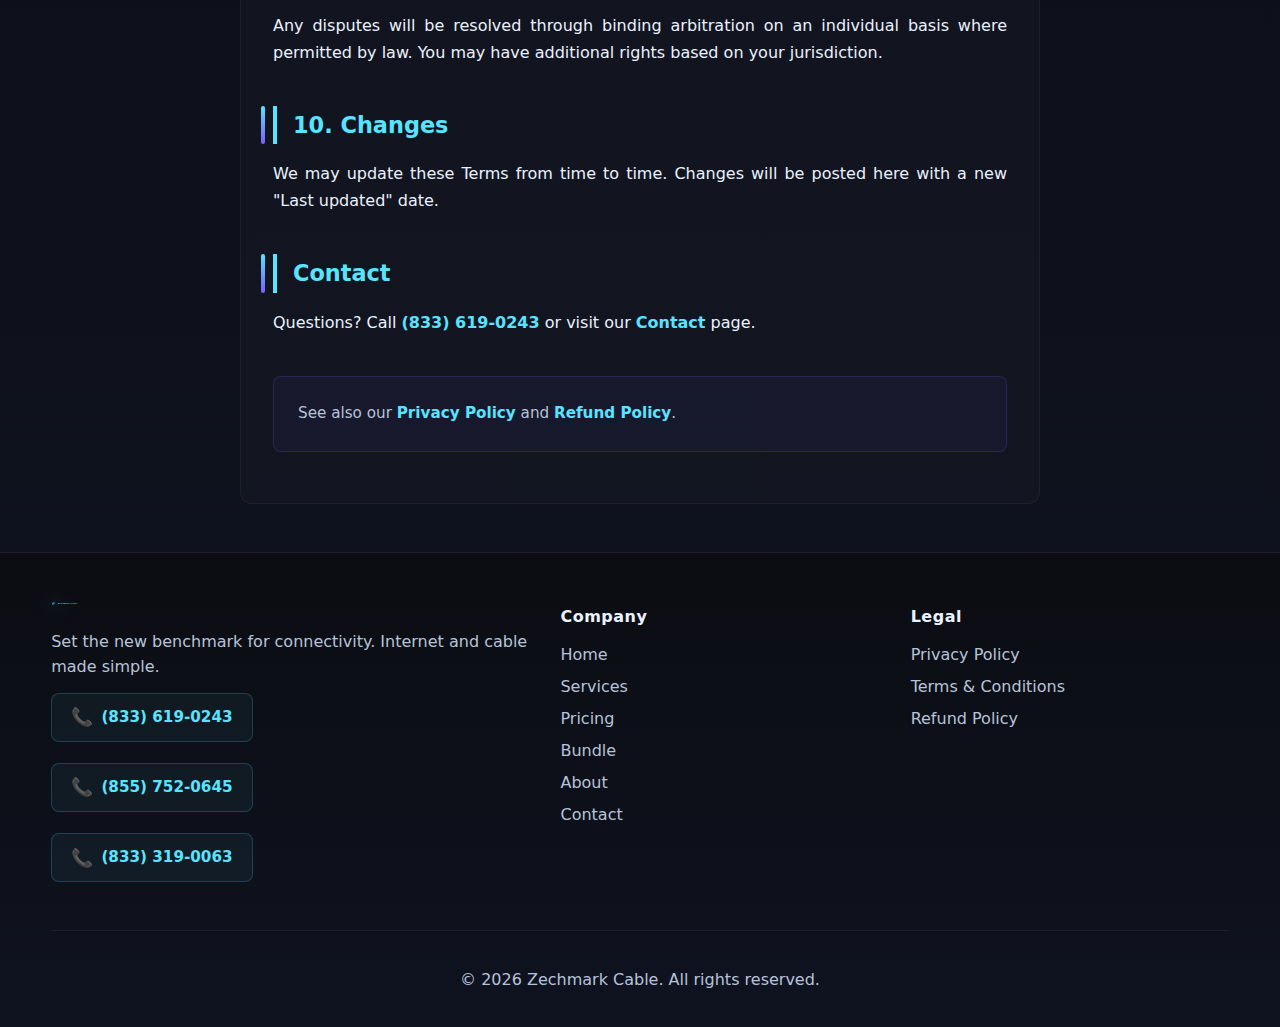
<file: terms-conditions.html>
<!DOCTYPE html>
<html lang="en">
<head>
  <meta charset="UTF-8" />
  <meta name="viewport" content="width=device-width, initial-scale=1.0" />
  <title>Terms & Conditions | Zechmark Cable</title>
  <meta name="description" content="Zechmark Cable Terms & Conditions for internet and cable services." />
  <link rel="icon" type="image/svg+xml" href="favicon.svg" />
  <link rel="stylesheet" href="style.css" />
</head>
<body>
  <header class="site-header">
    <div class="container header-inner">
      <a class="brand" href="/Zechmark Cable/index.html" aria-label="Zechmark Cable Home">
        <img src="logo.svg" alt="Zechmark Cable" class="logo" />
      </a>
      <nav class="nav">
        <a href="index.html">Home</a>
        <a href="services.html">Services</a>
        <a href="pricing.html">Pricing</a>
        <a href="bundle.html">Bundle</a>
        <a href="about.html">About</a>
        <a class="btn btn-primary" href="contact.html">Contact</a>
      </nav>
      <a class="phone" href="tel:+18336190243">(833) 619-0243</a>
    </div>
  </header>

  <main class="container pad legal">
    <h1>Terms & Conditions</h1>
    <p>Last updated: <span id="tc-date"></span></p>

    <h2>1. Agreement</h2>
    <p>By using Zechmark Cable internet and cable services (the "Services"), you agree to these Terms & Conditions and any service‑specific addenda or policies referenced herein.</p>

    <h2>2. Eligibility and account</h2>
    <p>You must be at least 18 years old to open an account. You are responsible for maintaining the confidentiality of your account credentials and for all activities under your account.</p>

    <h2>3. Service use</h2>
    <ul>
      <li>Do not use the Services to violate laws or infringe rights.</li>
      <li>Resale or redistribution of the Services without authorization is prohibited.</li>
      <li>We may manage network traffic to maintain quality for all customers.</li>
    </ul>

    <h2>4. Billing and payment</h2>
    <p>Charges, taxes, and fees apply as disclosed at sign‑up and on your bill. Late payments may incur fees. We may suspend or terminate for non‑payment.</p>

    <h2>5. Equipment</h2>
    <p>Leased equipment remains Zechmark Cable property and must be returned upon cancellation. You are responsible for loss or damage.</p>

    <h2>6. Installation and access</h2>
    <p>You grant us and our contractors reasonable access to your premises for installation, maintenance, and removal of equipment.</p>

    <h2>7. Term and cancellation</h2>
    <p>Service is month‑to‑month unless otherwise specified. You may cancel at any time; early termination fees may apply to promotional terms as disclosed.</p>

    <h2>8. Disclaimers and limitation of liability</h2>
    <p>TO THE MAXIMUM EXTENT PERMITTED BY LAW, THE SERVICES ARE PROVIDED "AS IS" WITHOUT WARRANTIES. Zechmark Cable IS NOT LIABLE FOR INDIRECT, INCIDENTAL, OR CONSEQUENTIAL DAMAGES.</p>

    <h2>9. Dispute resolution</h2>
    <p>Any disputes will be resolved through binding arbitration on an individual basis where permitted by law. You may have additional rights based on your jurisdiction.</p>

    <h2>10. Changes</h2>
    <p>We may update these Terms from time to time. Changes will be posted here with a new "Last updated" date.</p>

    <h2>Contact</h2>
    <p>Questions? Call <a href="tel:+18336190243">(833) 619-0243</a> or visit our <a href="/Zechmark Cable/contact.html">Contact</a> page.</p>

    <p>See also our <a href="/Zechmark Cable/privacy-policy.html">Privacy Policy</a> and <a href="/Zechmark Cable/refund-policy.html">Refund Policy</a>.</p>
  </main>

  <footer class="site-footer">
    <div class="container footer-grid">
      <div>
        <img src="logo.svg" alt="Zechmark Cable" class="logo small" />
        <p>Set the new benchmark for connectivity. Internet and cable made simple.</p>
        <a class="phone" href="tel:+18336190243">(833) 619-0243</a>
        <a class="phone" href="tel:+18557520645" style="margin-top:8px;">(855) 752-0645</a>
        <a class="phone" href="tel:+18333190063" style="margin-top:8px;">(833) 319-0063</a>
      </div>
      <nav>
        <h4>Company</h4>
        <a href="index.html">Home</a>
        <a href="services.html">Services</a>
        <a href="pricing.html">Pricing</a>
        <a href="bundle.html">Bundle</a>
        <a href="about.html">About</a>
        <a href="contact.html">Contact</a>
      </nav>
      <nav>
        <h4>Legal</h4>
        <a href="privacy-policy.html">Privacy Policy</a>
        <a href="terms-conditions.html">Terms & Conditions</a>
        <a href="refund-policy.html">Refund Policy</a>
      </nav>
    </div>
    <div class="container subfooter">
      <p>© <span id="year"></span> Zechmark Cable. All rights reserved.</p>
    </div>
  </footer>
  <script src="script.js"></script>
</body>
</html>
</file>
<file: style.css>
/* Zechmark Cable Theme - Fresh design inspired by "benchmark" wordplay */
:root{
  --bg:#0b0d12; /* deep navy */
  --bg-2:#0f1320;
  --card:#141a2a;
  --text:#eaf1ff;
  --muted:#b7c3da;
  --brand:#5ae3ff; /* cyan accent */
  --brand-2:#7b5dff; /* purple gradient */
  --accent:#28f0b3; /* mint */
  --danger:#ff657a;
  --ring: 0 0 0 .2rem rgba(90,227,255,.25)
}
*{box-sizing:border-box;-webkit-tap-highlight-color:transparent}
html,body{margin:0;padding:0;background:linear-gradient(180deg,var(--bg),var(--bg-2));color:var(--text);font-family:system-ui,-apple-system,Segoe UI,Roboto,Ubuntu,Cantarell,'Helvetica Neue',Arial,sans-serif;line-height:1.6;overflow-x:hidden;width:100%}

/* Smooth scroll behavior */
html {
  scroll-behavior: smooth;
}

/* Page load animation */
body.animated-layout {
  opacity: 0;
  animation: fadeIn 0.5s ease-out forwards;
}

body.animated-layout.loaded {
  opacity: 1;
}

@keyframes fadeIn {
  to {
    opacity: 1;
  }
}

img{max-width:100%;height:auto;display:block}
a{color:var(--brand);text-decoration:none;transition:color 0.3s ease}
a:hover{text-decoration:underline}
.container{width:min(1200px,92%);margin-inline:auto;max-width:100%}
.pad{padding:4rem 0}

/* Prevent horizontal scroll */
section {
  overflow-x: hidden;
  width: 100%;
}

/* Improve touch targets for mobile */
button, .btn, a.btn {
  min-height: 44px;
  min-width: 44px;
}

/* Better text rendering */
body {
  -webkit-font-smoothing: antialiased;
  -moz-osx-font-smoothing: grayscale;
  text-rendering: optimizeLegibility;
}

/* Header */
.site-header{position:sticky;top:0;background:rgba(11,13,18,.8);backdrop-filter:blur(8px);border-bottom:1px solid rgba(255,255,255,.06);z-index:10}
.header-inner{display:flex;align-items:center;justify-content:space-between;gap:1rem;padding:.8rem 0}
.brand{display:flex;align-items:center;gap:.6rem;font-weight:700;color:var(--text)}
.brand-text{font-size:1.1rem;letter-spacing:.3px}
.logo{width:180px;height:auto}
.logo.small{width:28px}
.nav{display:flex;align-items:center;gap:1rem}
.nav a{padding:.4rem .6rem;border-radius:.5rem}
.nav a.active,.nav a:hover{background:rgba(255,255,255,.06);text-decoration:none}
.phone{font-weight:700;color:var(--accent)}

/* Buttons */
.btn{display:inline-flex;align-items:center;justify-content:center;gap:.5rem;border-radius:.7rem;padding:.8rem 1rem;font-weight:700;border:1px solid transparent;position:relative;overflow:hidden}
.btn:focus{outline:none;box-shadow:var(--ring)}
.btn-primary{background:linear-gradient(135deg,var(--brand),var(--brand-2));color:#0b0d12}
.btn-secondary{background:transparent;border-color:rgba(255,255,255,.2);color:var(--text)}
.btn-accent {
  background: linear-gradient(135deg, var(--accent), var(--brand));
  color: #0b0d12;
  border: none;
  font-weight: 700;
}
.btn-primary:hover{filter:brightness(1.1)}
.btn-secondary:hover{background:rgba(255,255,255,.06)}
.btn-accent:hover {
  filter: brightness(1.15);
  transform: scale(1.07);
}

/* Ripple Effect */
.ripple {
  position: absolute;
  border-radius: 50%;
  background: rgba(255, 255, 255, 0.6);
  transform: scale(0);
  animation: ripple-animation 0.6s ease-out;
  pointer-events: none;
}

@keyframes ripple-animation {
  to {
    transform: scale(4);
    opacity: 0;
  }
}

/* Hero */
.hero{background:
  radial-gradient(1000px 400px at 10% -10%, rgba(122, 93, 255,.25), transparent 60%),
  radial-gradient(800px 300px at 90% 0%, rgba(90, 227, 255,.2), transparent 60%);
  border-bottom:1px solid rgba(255,255,255,.06)
}
.hero-bg {
  position: relative;
  overflow: hidden;
  width: 100%;
  height: 56.25vw; /* 16:9 aspect ratio for 1920x1080 video */
  max-height: 1080px;
  min-height: 480px;
  background: #000;
}
.hero-bg video {
  position: absolute;
  top: 0;
  left: 0;
  width: 100%;
  height: 100%;
  object-fit: cover;
  z-index: 0;
}
.hero-inner {
  position: relative;
  z-index: 1;
  display: flex;
  flex-direction: column;
  align-items: center;
  justify-content: center;
  height: 100%;
  padding: 4rem 1rem;
  text-align: center;
}
.hero h1{font-size: clamp(2rem, 3.5vw + 1rem, 3.2rem);margin:0 0 .8rem}
.hero p{color:var(--muted);max-width:800px;margin:.6rem auto 1.2rem}
.cta{display:flex;gap:.8rem;justify-content:center}
.trust{display:flex;gap:1rem;justify-content:center;flex-wrap:wrap;color:var(--muted);margin:1rem 0 0;padding:0;list-style:none}

/* Sections */
.grid-3{display:grid;grid-template-columns:repeat(3,1fr);gap:1.5rem}
.grid-2{display:grid;grid-template-columns:repeat(2,1fr);gap:1.5rem}
.card{background:var(--card);border:1px solid rgba(255,255,255,.06);border-radius:1rem;padding:1.5rem}
.card.popular{outline:2px solid var(--brand);box-shadow:0 10px 30px rgba(90,227,255,.1)}
.highlight{background:linear-gradient(180deg,rgba(123,93,255,.1),transparent);border-block:1px solid rgba(255,255,255,.06)}
.highlight-inner{padding:3rem 0;text-align:center}
.cta-band{border-top:1px solid rgba(255,255,255,.06);background:rgba(255,255,255,.02)}
.cta-band-inner{padding:3rem 0;text-align:center}
.phone-big{font-size:1.5rem;color:var(--accent);font-weight:800}

/* Pricing */
.plans .price{font-size:1.1rem;color:var(--muted)}
.plans .price span{font-size:2.2rem;color:var(--text);font-weight:800}
.fineprint{color:var(--muted);font-size:.95rem;margin-top:1rem}

/* Contact */
.contact-form{display:grid;gap:.8rem}
.contact-form input,.contact-form textarea{width:100%;padding:.8rem;border-radius:.6rem;background:#0c1220;border:1px solid rgba(255,255,255,.08);color:var(--text)}
.contact-form input:focus,.contact-form textarea:focus{outline:none;box-shadow:var(--ring);border-color:var(--brand)}
.checkbox{display:flex;align-items:flex-start;gap:.5rem}

/* Footer */
.site-footer{
  border-top:1px solid rgba(255,255,255,.06);
  margin-top:3rem;
  background: linear-gradient(180deg, var(--bg) 0%, var(--bg-2) 100%);
}
.footer-grid{
  display:grid;
  grid-template-columns:1.5fr 1fr 1fr;
  gap:2rem;
  padding:3rem 0;
  align-items:start;
}
.footer-grid > div:first-child {
  display: flex;
  flex-direction: column;
  gap: 0.8rem;
}
.footer-grid > div:first-child p {
  color: var(--muted);
  line-height: 1.6;
  margin: 0;
}
.footer-grid .phone {
  display: inline-flex;
  align-items: center;
  gap: 8px;
  padding: 0.6rem 1.2rem;
  background: rgba(90,227,255,0.05);
  border: 1px solid rgba(90,227,255,0.2);
  border-radius: 8px;
  color: var(--brand);
  text-decoration: none;
  font-weight: 600;
  font-size: 0.95rem;
  transition: all 0.3s ease;
  width: fit-content;
}
.footer-grid .phone:hover {
  background: rgba(90,227,255,0.1);
  border-color: var(--brand);
  transform: translateX(4px);
}
.footer-grid .phone:before {
  content: "📞";
  font-size: 1.1rem;
}
.footer-grid nav h4{
  margin:.2rem 0 .8rem;
  font-size:1rem;
  color:var(--text);
  font-weight: 700;
  letter-spacing: 0.5px;
}
.footer-grid nav a{
  display:block;
  margin:.4rem 0;
  color: var(--muted);
  transition: color 0.2s, transform 0.2s;
  text-decoration: none;
}
.footer-grid nav a:hover {
  color: var(--brand);
  transform: translateX(4px);
}
.footer-grid .logo.small{
  margin-bottom:.6rem;
  filter: drop-shadow(0 2px 8px rgba(90,227,255,0.3));
}
.subfooter{
  border-top:1px solid rgba(255,255,255,.06);
  padding:1.2rem 0;
  color:var(--muted);
  display:flex;
  justify-content:center;
}

/* Legal Pages Styling */
.legal {
  max-width: 800px;
  margin: 0 auto;
  padding: 2rem;
  line-height: 1.7;
  background: rgba(255, 255, 255, 0.02);
  border-radius: 12px;
  border: 1px solid rgba(255, 255, 255, 0.05);
}

.legal h1 {
  margin-top: 0;
  margin-bottom: 0.5rem;
  font-size: 2.5rem;
  background: linear-gradient(135deg, var(--brand), var(--brand-2));
  background-clip: text;
  -webkit-background-clip: text;
  -webkit-text-fill-color: transparent;
  font-weight: 800;
}

.legal h2 {
  margin-top: 2.5rem;
  margin-bottom: 1rem;
  font-size: 1.4rem;
  color: var(--brand);
  font-weight: 700;
  border-left: 4px solid var(--brand);
  padding-left: 1rem;
  position: relative;
}

.legal h2:before {
  content: "";
  position: absolute;
  left: -1rem;
  top: 0;
  width: 4px;
  height: 100%;
  background: linear-gradient(180deg, var(--brand), var(--brand-2));
  border-radius: 2px;
}

.legal p {
  margin-bottom: 1.2rem;
  color: var(--text);
  text-align: justify;
}

.legal p:first-of-type {
  color: var(--muted);
  font-style: italic;
  margin-bottom: 2rem;
  padding: 1rem;
  background: rgba(90, 227, 255, 0.05);
  border-left: 3px solid var(--brand);
  border-radius: 0 8px 8px 0;
}

.legal ul {
  margin: 1.2rem 0;
  padding-left: 0;
  list-style: none;
}

.legal ul li {
  margin-bottom: 0.8rem;
  padding-left: 2rem;
  position: relative;
  color: var(--text);
}

.legal ul li:before {
  content: "✓";
  position: absolute;
  left: 0;
  top: 0;
  color: var(--accent);
  font-weight: bold;
  font-size: 1.1rem;
}

.legal a {
  color: var(--brand);
  text-decoration: none;
  border-bottom: 1px solid transparent;
  transition: all 0.3s ease;
  font-weight: 600;
}

.legal a:hover {
  border-bottom-color: var(--brand);
  color: var(--brand-2);
}

/* Special styling for last updated info */
.legal span[id$="-date"] {
  color: var(--brand);
  font-weight: 600;
}

/* Add some visual separation */
.legal > p:last-of-type {
  margin-top: 2.5rem;
  padding: 1.5rem;
  background: rgba(123, 93, 255, 0.05);
  border: 1px solid rgba(123, 93, 255, 0.2);
  border-radius: 8px;
  font-size: 0.95rem;
  color: var(--muted);
}

/* Hover Animations for Cards */
.card {
  transition: transform 0.2s cubic-bezier(.4,0,.2,1), box-shadow 0.2s, border-color 0.2s;
}
.card:hover {
  transform: translateY(-6px) scale(1.03);
  box-shadow: 0 8px 32px rgba(90,227,255,.18);
  border-color: var(--brand);
}

/* Nav link hover animation */
.nav a {
  transition: background 0.2s, color 0.2s, transform 0.2s;
}
.nav a:hover {
  color: var(--brand);
  transform: scale(1.08);
}

/* Button hover animation */
.btn {
  transition: filter 0.2s, background 0.2s, color 0.2s, transform 0.2s;
}
.btn:hover {
  transform: scale(1.05);
  filter: brightness(1.12);
}

/* Partner logo hover animation */
.partners-inner img {
  transition: transform 0.2s, filter 0.2s;
  filter: grayscale(40%) brightness(0.9);
}
.partners-inner img:hover {
  transform: scale(1.13) rotate(-2deg);
  filter: none;
}

/* ========== ANIMATED LAYOUT STYLES ========== */

/* Section Headers */
.section-header {
  text-align: center;
  margin-bottom: 3rem;
}

.section-subtitle {
  color: var(--muted);
  font-size: 1.1rem;
  max-width: 600px;
  margin: 0 auto;
  margin-top: 0.5rem;
}

.animate-text {
  opacity: 0;
  transform: translateY(30px);
  animation: fadeInUp 0.8s ease-out forwards;
}

.animated-underline {
  width: 80px;
  height: 4px;
  background: linear-gradient(90deg, var(--brand), var(--brand-2));
  margin: 1rem auto;
  border-radius: 2px;
  animation: expandWidth 0.6s ease-out 0.3s backwards;
}

/* Floating Cards Animation */
.floating-card {
  opacity: 0;
  transform: translateY(50px) scale(0.95);
  animation: floatIn 0.6s ease-out forwards;
}

.floating-card[data-delay="0"] { animation-delay: 0.1s; }
.floating-card[data-delay="100"] { animation-delay: 0.2s; }
.floating-card[data-delay="200"] { animation-delay: 0.3s; }

.floating-card:hover {
  animation: floatHover 3s ease-in-out infinite;
}

/* Icon Animations */
.icon-wrapper {
  display: inline-block;
  margin-bottom: 1rem;
}

.pulse-icon {
  animation: pulse 2s ease-in-out infinite;
}

.rotate-icon {
  transition: transform 0.5s cubic-bezier(0.68, -0.55, 0.265, 1.55);
}

.card:hover .rotate-icon {
  transform: rotateY(360deg) scale(1.1);
}

/* Arrow Link Animation */
.arrow-link {
  position: relative;
  display: inline-block;
  transition: all 0.3s ease;
}

.arrow-link::after {
  content: '';
  position: absolute;
  right: -15px;
  top: 50%;
  transform: translateY(-50%);
  width: 10px;
  height: 10px;
  border-right: 2px solid var(--brand);
  border-top: 2px solid var(--brand);
  transform: translateY(-50%) rotate(45deg);
  transition: right 0.3s ease;
}

.arrow-link:hover::after {
  right: -20px;
}

/* Parallax Section with Floating Shapes */
.parallax-section {
  position: relative;
  overflow: hidden;
}

.floating-shapes {
  position: absolute;
  top: 0;
  left: 0;
  width: 100%;
  height: 100%;
  pointer-events: none;
  z-index: 0;
}

.shape {
  position: absolute;
  border-radius: 50%;
  opacity: 0.15;
  animation: float 20s infinite;
}

.shape-1 {
  width: 300px;
  height: 300px;
  background: radial-gradient(circle, var(--brand), transparent);
  top: -100px;
  left: 10%;
  animation-delay: 0s;
}

.shape-2 {
  width: 200px;
  height: 200px;
  background: radial-gradient(circle, var(--brand-2), transparent);
  bottom: -50px;
  right: 15%;
  animation-delay: 5s;
}

.shape-3 {
  width: 250px;
  height: 250px;
  background: radial-gradient(circle, var(--accent), transparent);
  top: 50%;
  right: 5%;
  animation-delay: 10s;
}

/* Stats Row with Counter Animation */
.stats-row {
  display: flex;
  justify-content: center;
  gap: 4rem;
  margin: 2.5rem 0;
  flex-wrap: wrap;
}

.stat-item {
  text-align: center;
  opacity: 0;
  transform: scale(0.8);
  animation: scaleIn 0.5s ease-out forwards;
}

.stat-item:nth-child(1) { animation-delay: 0.2s; }
.stat-item:nth-child(2) { animation-delay: 0.4s; }
.stat-item:nth-child(3) { animation-delay: 0.6s; }

.stat-number {
  font-size: 3.5rem;
  font-weight: 900;
  background: linear-gradient(135deg, var(--brand), var(--accent));
  -webkit-background-clip: text;
  -webkit-text-fill-color: transparent;
  background-clip: text;
  display: inline-block;
}

.stat-item p {
  margin-top: 0.5rem;
  color: var(--muted);
  font-size: 0.95rem;
}

/* Glitch Text Effect */
.glitch-text {
  position: relative;
  animation: glitchAnimation 3s infinite;
}

/* Pulse Button */
.pulse-btn {
  animation: pulseButton 2s ease-in-out infinite;
}

/* Testimonials Slider */
.testimonials-slider {
  overflow: hidden;
  padding: 1rem 0;
}

.testimonial-track {
  display: flex;
  gap: 1.5rem;
  animation: slideTestimonials 20s linear infinite;
}

.testimonial-card {
  min-width: 350px;
  flex-shrink: 0;
}

.stars {
  color: #ffd700;
  font-size: 1.2rem;
  margin-bottom: 0.8rem;
}

.testimonial-card:hover {
  transform: translateY(-10px) scale(1.02);
}

/* Zigzag Layout */
.zigzag-section {
  padding: 4rem 0;
}

.zigzag-container {
  display: flex;
  flex-direction: column;
  gap: 3rem;
  max-width: 900px;
  margin: 0 auto;
}

.zigzag-item {
  opacity: 0;
  transform: translateX(-100px);
  animation: slideInFromLeft 0.8s ease-out forwards;
}

.zigzag-item[data-delay="0"] { animation-delay: 0.1s; }
.zigzag-item[data-delay="100"] { animation-delay: 0.3s; }
.zigzag-item[data-delay="200"] { animation-delay: 0.5s; }

.zigzag-right {
  align-self: flex-end;
  transform: translateX(100px);
  animation: slideInFromRight 0.8s ease-out forwards;
}

.zigzag-left {
  align-self: flex-start;
}

.zigzag-item .card {
  max-width: 450px;
}

/* Glow Card Effect */
.glow-card {
  position: relative;
  overflow: hidden;
}

.card-glow {
  position: absolute;
  top: -50%;
  left: -50%;
  width: 200%;
  height: 200%;
  background: radial-gradient(circle, rgba(90, 227, 255, 0.2), transparent 50%);
  opacity: 0;
  transition: opacity 0.5s ease;
  pointer-events: none;
}

.glow-card:hover .card-glow {
  opacity: 1;
  animation: rotateGlow 3s linear infinite;
}

/* Timeline Layout */
.timeline {
  position: relative;
  padding: 2rem 0;
  max-width: 800px;
  margin: 0 auto;
}

.timeline::before {
  content: '';
  position: absolute;
  left: 50%;
  top: 0;
  bottom: 0;
  width: 4px;
  background: linear-gradient(180deg, var(--brand), var(--brand-2), var(--accent));
  transform: translateX(-50%);
}

.timeline-item {
  display: flex;
  align-items: center;
  margin-bottom: 3rem;
  opacity: 0;
  animation: fadeInTimeline 0.8s ease-out forwards;
}

.timeline-item[data-step="1"] { animation-delay: 0.2s; }
.timeline-item[data-step="2"] { animation-delay: 0.4s; }
.timeline-item[data-step="3"] { animation-delay: 0.6s; }

.timeline-item:nth-child(odd) {
  flex-direction: row;
}

.timeline-item:nth-child(even) {
  flex-direction: row-reverse;
}

.timeline-marker {
  width: 24px;
  height: 24px;
  background: linear-gradient(135deg, var(--brand), var(--brand-2));
  border-radius: 50%;
  position: relative;
  z-index: 2;
  flex-shrink: 0;
  margin: 0 2rem;
  box-shadow: 0 0 0 6px rgba(90, 227, 255, 0.2);
  animation: pulseMarker 2s ease-in-out infinite;
}

.timeline-card {
  flex: 1;
  max-width: 350px;
  position: relative;
}

.step-number {
  position: absolute;
  top: -10px;
  right: -10px;
  width: 50px;
  height: 50px;
  background: linear-gradient(135deg, var(--brand-2), var(--brand));
  border-radius: 50%;
  display: flex;
  align-items: center;
  justify-content: center;
  font-weight: 900;
  font-size: 1.2rem;
  box-shadow: 0 4px 12px rgba(90, 227, 255, 0.4);
  animation: rotateNumber 4s ease-in-out infinite;
}

/* Scroll-triggered animations */
.animate-section {
  opacity: 0;
  transform: translateY(50px);
}

.animate-section.in-view {
  animation: fadeInUp 0.8s ease-out forwards;
}

.animate-section[data-animation="slide-left"].in-view {
  animation: slideInLeft 1s ease-out forwards;
}

.animate-section[data-animation="slide-up"].in-view {
  animation: slideInUp 1s ease-out forwards;
}

.animate-section[data-animation="zoom-in"].in-view {
  animation: zoomIn 1s ease-out forwards;
}

/* ========== KEYFRAME ANIMATIONS ========== */

@keyframes fadeInUp {
  to {
    opacity: 1;
    transform: translateY(0);
  }
}

@keyframes expandWidth {
  from {
    width: 0;
  }
  to {
    width: 80px;
  }
}

@keyframes floatIn {
  to {
    opacity: 1;
    transform: translateY(0) scale(1);
  }
}

@keyframes floatHover {
  0%, 100% {
    transform: translateY(0) scale(1);
  }
  50% {
    transform: translateY(-10px) scale(1.02);
  }
}

@keyframes pulse {
  0%, 100% {
    transform: scale(1);
  }
  50% {
    transform: scale(1.1);
  }
}

@keyframes float {
  0%, 100% {
    transform: translateY(0) translateX(0);
  }
  33% {
    transform: translateY(-30px) translateX(30px);
  }
  66% {
    transform: translateY(30px) translateX(-30px);
  }
}

@keyframes scaleIn {
  to {
    opacity: 1;
    transform: scale(1);
  }
}

@keyframes glitchAnimation {
  0%, 90%, 100% {
    transform: translateX(0);
  }
  92% {
    transform: translateX(-2px);
  }
  94% {
    transform: translateX(2px);
  }
  96% {
    transform: translateX(-1px);
  }
}

@keyframes pulseButton {
  0%, 100% {
    box-shadow: 0 0 0 0 rgba(90, 227, 255, 0.7);
  }
  50% {
    box-shadow: 0 0 0 15px rgba(90, 227, 255, 0);
  }
}

@keyframes slideTestimonials {
  0% {
    transform: translateX(0);
  }
  100% {
    transform: translateX(-50%);
  }
}

@keyframes slideInFromLeft {
  to {
    opacity: 1;
    transform: translateX(0);
  }
}

@keyframes slideInFromRight {
  to {
    opacity: 1;
    transform: translateX(0);
  }
}

@keyframes rotateGlow {
  0% {
    transform: rotate(0deg);
  }
  100% {
    transform: rotate(360deg);
  }
}

@keyframes fadeInTimeline {
  to {
    opacity: 1;
  }
}

@keyframes pulseMarker {
  0%, 100% {
    transform: scale(1);
    box-shadow: 0 0 0 6px rgba(90, 227, 255, 0.2);
  }
  50% {
    transform: scale(1.1);
    box-shadow: 0 0 0 10px rgba(90, 227, 255, 0.1);
  }
}

@keyframes rotateNumber {
  0%, 100% {
    transform: rotate(0deg);
  }
  50% {
    transform: rotate(5deg);
  }
}

@keyframes slideInLeft {
  from {
    opacity: 0;
    transform: translateX(-100px);
  }
  to {
    opacity: 1;
    transform: translateX(0);
  }
}

@keyframes slideInUp {
  from {
    opacity: 0;
    transform: translateY(100px);
  }
  to {
    opacity: 1;
    transform: translateY(0);
  }
}

@keyframes zoomIn {
  from {
    opacity: 0;
    transform: scale(0.8);
  }
  to {
    opacity: 1;
    transform: scale(1);
  }
}

/* ========== SERVICES SHOWCASE SECTION ========== */
.services-showcase {
  padding: 5rem 0;
  background: linear-gradient(180deg, rgba(15, 19, 32, 0.5), var(--bg));
}

.service-zigzag {
  display: flex;
  align-items: center;
  gap: 4rem;
  margin: 5rem 0;
  opacity: 0;
  animation: fadeInUp 0.8s ease-out forwards;
}

.service-zigzag[data-delay="0"] { animation-delay: 0.2s; }
.service-zigzag[data-delay="100"] { animation-delay: 0.4s; }
.service-zigzag[data-delay="200"] { animation-delay: 0.6s; }

.service-left {
  flex-direction: row;
}

.service-right {
  flex-direction: row-reverse;
}

.service-image {
  flex: 1;
  position: relative;
  overflow: hidden;
  border-radius: 1.5rem;
  box-shadow: 0 20px 60px rgba(0, 0, 0, 0.4);
}

.service-image img {
  width: 100%;
  height: 400px;
  object-fit: cover;
  transition: transform 0.6s cubic-bezier(0.4, 0, 0.2, 1);
  display: block;
  max-width: 100%;
}

.zoom-image:hover {
  transform: scale(1.1);
}

.image-overlay {
  position: absolute;
  top: 0;
  left: 0;
  right: 0;
  bottom: 0;
  background: linear-gradient(135deg, rgba(90, 227, 255, 0.2), rgba(123, 93, 255, 0.2));
  opacity: 0;
  transition: opacity 0.4s ease;
}

.service-image:hover .image-overlay {
  opacity: 1;
}

.service-content {
  flex: 1;
  padding: 2rem;
}

.service-badge {
  display: inline-block;
  padding: 0.5rem 1.2rem;
  background: linear-gradient(135deg, var(--brand), var(--brand-2));
  color: var(--bg);
  border-radius: 2rem;
  font-size: 0.85rem;
  font-weight: 700;
  text-transform: uppercase;
  letter-spacing: 1px;
  margin-bottom: 1rem;
  animation: pulse 2s ease-in-out infinite;
}

.service-content h3 {
  font-size: 2rem;
  margin: 1rem 0;
  background: linear-gradient(135deg, var(--brand), var(--accent));
  -webkit-background-clip: text;
  -webkit-text-fill-color: transparent;
  background-clip: text;
}

.service-content p {
  color: var(--muted);
  line-height: 1.8;
  margin: 1.5rem 0;
}

.service-features {
  list-style: none;
  padding: 0;
  margin: 2rem 0;
}

.service-features li {
  padding: 0.7rem 0;
  display: flex;
  align-items: center;
  color: var(--text);
  font-size: 1rem;
}

.check-icon {
  display: inline-flex;
  align-items: center;
  justify-content: center;
  width: 24px;
  height: 24px;
  background: linear-gradient(135deg, var(--brand), var(--accent));
  border-radius: 50%;
  margin-right: 1rem;
  font-size: 0.8rem;
  font-weight: 900;
  flex-shrink: 0;
}

/* ========== WHY CHOOSE ZECHMARK CABLE - MODERN LAYOUT ========== */
.why-zench-modern {
  padding: 6rem 0;
  background: radial-gradient(ellipse at top, rgba(123, 93, 255, 0.1), transparent 60%);
}

.benefits-grid {
  display: grid;
  grid-template-columns: repeat(2, 1fr);
  gap: 3rem;
  margin-top: 4rem;
}

.benefit-card {
  background: var(--card);
  border: 1px solid rgba(255, 255, 255, 0.06);
  border-radius: 1.5rem;
  padding: 3rem 2rem;
  text-align: center;
  position: relative;
  overflow: hidden;
  opacity: 0;
  transform: translateY(30px) scale(0.95);
  animation: floatIn 0.6s ease-out forwards;
  transition: all 0.4s cubic-bezier(0.4, 0, 0.2, 1);
}

.benefit-card[data-delay="0"] { animation-delay: 0.1s; }
.benefit-card[data-delay="100"] { animation-delay: 0.2s; }
.benefit-card[data-delay="200"] { animation-delay: 0.3s; }
.benefit-card[data-delay="300"] { animation-delay: 0.4s; }

.benefit-card::before {
  content: '';
  position: absolute;
  top: 0;
  left: 0;
  right: 0;
  height: 4px;
  background: linear-gradient(90deg, var(--brand), var(--brand-2), var(--accent));
  transform: scaleX(0);
  transition: transform 0.4s ease;
}

.benefit-card:hover::before {
  transform: scaleX(1);
}

.benefit-card:hover {
  transform: translateY(-10px) scale(1.02);
  box-shadow: 0 20px 60px rgba(90, 227, 255, 0.2);
  border-color: var(--brand);
}

.benefit-icon-large {
  display: inline-block;
  margin-bottom: 1.5rem;
  animation: float 4s ease-in-out infinite;
}

.benefit-card:nth-child(2) .benefit-icon-large {
  animation-delay: 1s;
}

.benefit-card:nth-child(3) .benefit-icon-large {
  animation-delay: 2s;
}

.benefit-card:nth-child(4) .benefit-icon-large {
  animation-delay: 3s;
}

.benefit-card h3 {
  font-size: 1.5rem;
  margin: 1rem 0;
}

.benefit-card p {
  color: var(--muted);
  line-height: 1.7;
  margin: 1rem 0 2rem;
}

.benefit-stats {
  margin-top: 2rem;
  padding-top: 2rem;
  border-top: 1px solid rgba(255, 255, 255, 0.1);
}

.benefit-stats .stat {
  font-size: 2.5rem;
  font-weight: 900;
  background: linear-gradient(135deg, var(--brand), var(--accent));
  -webkit-background-clip: text;
  -webkit-text-fill-color: transparent;
  background-clip: text;
}

.benefit-stats .stat-label {
  color: var(--muted);
  font-size: 0.9rem;
  margin-top: 0.3rem;
}

/* ========== HOW IT WORKS - MODERN LAYOUT ========== */
.how-it-works-modern {
  padding: 6rem 0;
  background: linear-gradient(180deg, var(--bg), rgba(15, 19, 32, 0.8));
}

.steps-modern {
  margin-top: 4rem;
  position: relative;
}

.step-modern {
  margin-bottom: 5rem;
  opacity: 0;
  animation: fadeInUp 0.8s ease-out forwards;
}

.step-modern[data-step="1"] { animation-delay: 0.2s; }
.step-modern[data-step="2"] { animation-delay: 0.4s; }
.step-modern[data-step="3"] { animation-delay: 0.6s; }

.step-visual {
  display: flex;
  align-items: center;
  margin-bottom: 2rem;
}

.step-circle {
  width: 80px;
  height: 80px;
  border-radius: 50%;
  background: linear-gradient(135deg, var(--brand), var(--brand-2));
  display: flex;
  align-items: center;
  justify-content: center;
  box-shadow: 0 10px 40px rgba(90, 227, 255, 0.4);
  z-index: 2;
  position: relative;
  animation: pulseStep 3s ease-in-out infinite;
}

.step-num {
  font-size: 2rem;
  font-weight: 900;
  color: var(--bg);
}

.step-connector {
  flex: 1;
  height: 4px;
  background: linear-gradient(90deg, var(--brand), var(--brand-2));
  margin-left: 1rem;
  position: relative;
  overflow: hidden;
}

.step-connector::after {
  content: '';
  position: absolute;
  top: 0;
  left: -100%;
  width: 100%;
  height: 100%;
  background: linear-gradient(90deg, transparent, rgba(255, 255, 255, 0.6), transparent);
  animation: shimmer 3s infinite;
}

.step-modern:last-child .step-connector {
  display: none;
}

.step-content-modern {
  display: flex;
  gap: 3rem;
  align-items: center;
  background: var(--card);
  border: 1px solid rgba(255, 255, 255, 0.06);
  border-radius: 1.5rem;
  padding: 2.5rem;
  transition: all 0.4s ease;
}

.step-content-modern:hover {
  transform: translateX(10px);
  box-shadow: 0 15px 50px rgba(90, 227, 255, 0.15);
  border-color: var(--brand);
}

.step-image-wrapper {
  position: relative;
  width: 300px;
  height: 250px;
  border-radius: 1rem;
  overflow: hidden;
  flex-shrink: 0;
}

.step-img {
  width: 100%;
  height: 100%;
  object-fit: cover;
  transition: transform 0.6s ease;
}

.step-content-modern:hover .step-img {
  transform: scale(1.1) rotate(2deg);
}

.step-overlay {
  position: absolute;
  top: 0;
  left: 0;
  right: 0;
  bottom: 0;
  background: rgba(11, 13, 18, 0.7);
  display: flex;
  align-items: center;
  justify-content: center;
  opacity: 0;
  transition: opacity 0.3s ease;
}

.step-content-modern:hover .step-overlay {
  opacity: 1;
}

.overlay-icon {
  font-size: 4rem;
  transform: scale(0);
  transition: transform 0.3s cubic-bezier(0.68, -0.55, 0.265, 1.55);
}

.step-content-modern:hover .overlay-icon {
  transform: scale(1);
}

.step-info {
  flex: 1;
}

.step-info h3 {
  font-size: 1.8rem;
  margin-bottom: 1rem;
  color: var(--text);
}

.step-info p {
  color: var(--muted);
  line-height: 1.8;
  margin-bottom: 1.5rem;
}

.step-highlights {
  list-style: none;
  padding: 0;
  display: flex;
  flex-wrap: wrap;
  gap: 1rem;
}

.step-highlights li {
  background: rgba(90, 227, 255, 0.1);
  padding: 0.5rem 1rem;
  border-radius: 2rem;
  font-size: 0.9rem;
  color: var(--brand);
  border: 1px solid rgba(90, 227, 255, 0.3);
}

.cta-steps {
  display: flex;
  justify-content: center;
  gap: 1.5rem;
  margin-top: 4rem;
}

.btn-large {
  padding: 1.2rem 2.5rem;
  font-size: 1.1rem;
}

@keyframes pulseStep {
  0%, 100% {
    box-shadow: 0 10px 40px rgba(90, 227, 255, 0.4);
  }
  50% {
    box-shadow: 0 10px 60px rgba(90, 227, 255, 0.6);
  }
}

@keyframes shimmer {
  0% {
    left: -100%;
  }
  100% {
    left: 100%;
  }
}

/* ========== STUNNING HERO SPLIT SECTION ========== */
.hero-split {
  min-height: 100vh;
  position: relative;
  overflow: hidden;
  background: linear-gradient(135deg, #0a0c14 0%, #0f1320 50%, #141a2a 100%);
}

.hero-split-container {
  display: grid;
  grid-template-columns: 1fr 1fr;
  min-height: 100vh;
  position: relative;
}

.hero-content-side {
  display: flex;
  align-items: flex-start;
  padding: 2rem 3rem;
  padding-top: 8rem;
  position: relative;
  z-index: 2;
}

.hero-content-wrapper {
  max-width: 600px;
  margin: 0 auto;
}

.hero-badge {
  display: inline-flex;
  align-items: center;
  gap: 0.5rem;
  padding: 0.5rem 1rem;
  background: rgba(90, 227, 255, 0.1);
  border: 1px solid rgba(90, 227, 255, 0.3);
  border-radius: 50px;
  font-size: 0.9rem;
  color: var(--brand);
  margin-bottom: 2rem;
  animation: fadeInDown 0.8s ease-out;
}

.badge-dot {
  width: 8px;
  height: 8px;
  background: var(--brand);
  border-radius: 50%;
  animation: pulse 2s ease-in-out infinite;
}

.hero-title-split {
  font-size: clamp(3rem, 6vw, 5rem);
  font-weight: 900;
  line-height: 1.1;
  margin: 0 0 1.5rem;
  display: flex;
  flex-direction: column;
}

.hero-title-line {
  position: relative;
  display: inline-block;
  animation: slideInLeft 0.8s ease-out;
}

.hero-title-line.gradient-text {
  background: linear-gradient(135deg, var(--brand), var(--brand-2), var(--accent));
  -webkit-background-clip: text;
  -webkit-text-fill-color: transparent;
  background-clip: text;
  animation: slideInRight 0.8s ease-out;
}

.hero-description {
  font-size: 1.2rem;
  color: var(--muted);
  line-height: 1.8;
  margin-bottom: 2rem;
  animation: fadeInUp 0.8s ease-out 0.2s backwards;
}

.hero-features-inline {
  display: flex;
  flex-wrap: wrap;
  gap: 1rem;
  margin-bottom: 2.5rem;
  animation: fadeInUp 0.8s ease-out 0.4s backwards;
}

.feature-pill {
  display: flex;
  align-items: center;
  gap: 0.5rem;
  padding: 0.6rem 1.2rem;
  background: rgba(255, 255, 255, 0.05);
  border: 1px solid rgba(255, 255, 255, 0.1);
  border-radius: 50px;
  font-size: 0.95rem;
  color: var(--text);
  transition: all 0.3s ease;
}

.feature-pill:hover {
  background: rgba(90, 227, 255, 0.1);
  border-color: var(--brand);
  transform: translateY(-2px);
}

.feature-pill svg {
  color: var(--accent);
}

.hero-cta-group {
  display: flex;
  gap: 1rem;
  margin-bottom: 3rem;
  animation: fadeInUp 0.8s ease-out 0.6s backwards;
}

.btn-hero-primary,
.btn-hero-secondary {
  display: inline-flex;
  align-items: center;
  gap: 0.8rem;
  padding: 1rem 2rem;
  border-radius: 12px;
  font-weight: 700;
  font-size: 1.05rem;
  transition: all 0.3s cubic-bezier(0.4, 0, 0.2, 1);
  position: relative;
  overflow: hidden;
}

.btn-hero-primary {
  background: linear-gradient(135deg, var(--brand), var(--brand-2));
  color: #000;
  border: none;
}

.btn-hero-primary:hover {
  transform: translateY(-3px);
  box-shadow: 0 10px 40px rgba(90, 227, 255, 0.4);
}

.btn-hero-secondary {
  background: transparent;
  border: 2px solid rgba(255, 255, 255, 0.2);
  color: var(--text);
}

.btn-hero-secondary:hover {
  background: rgba(255, 255, 255, 0.05);
  border-color: var(--brand);
  transform: translateY(-3px);
}

.hero-stats-row {
  display: grid;
  grid-template-columns: repeat(3, 1fr);
  gap: 2rem;
  padding-top: 2rem;
  border-top: 1px solid rgba(255, 255, 255, 0.1);
  animation: fadeInUp 0.8s ease-out 0.8s backwards;
}

.hero-stat {
  text-align: center;
}

.stat-value {
  font-size: 2rem;
  font-weight: 900;
  background: linear-gradient(135deg, var(--brand), var(--accent));
  -webkit-background-clip: text;
  -webkit-text-fill-color: transparent;
  background-clip: text;
  margin-bottom: 0.3rem;
}

.stat-label {
  font-size: 0.9rem;
  color: var(--muted);
}

/* Hero Visual Side */
.hero-visual-side {
  position: relative;
  overflow: hidden;
}

.hero-video-wrapper {
  position: absolute;
  top: 0;
  left: 0;
  width: 100%;
  height: 100%;
  overflow: hidden;
}

.hero-video {
  width: 100%;
  height: 100%;
  object-fit: cover;
  min-width: 100%;
  min-height: 100%;
}

.hero-overlay-gradient {
  position: absolute;
  top: 0;
  left: 0;
  width: 100%;
  height: 100%;
  background: linear-gradient(90deg, #0a0c14 0%, transparent 50%, rgba(10, 12, 20, 0.3) 100%);
}

/* Floating Info Cards */
.floating-info-card {
  position: absolute;
  background: rgba(20, 26, 42, 0.95);
  backdrop-filter: blur(10px);
  border: 1px solid rgba(90, 227, 255, 0.3);
  border-radius: 16px;
  padding: 1.5rem;
  display: flex;
  align-items: center;
  gap: 1rem;
  box-shadow: 0 8px 32px rgba(0, 0, 0, 0.3);
  animation: floatCard 4s ease-in-out infinite;
  z-index: 3;
}

.floating-info-card.card-1 {
  top: 15%;
  right: 10%;
  animation-delay: 0s;
}

.floating-info-card.card-2 {
  top: 50%;
  right: 5%;
  animation-delay: 1.5s;
}

.floating-info-card.card-3 {
  bottom: 15%;
  right: 12%;
  animation-delay: 3s;
}

.info-card-icon {
  font-size: 2rem;
}

.info-card-value {
  font-size: 1.8rem;
  font-weight: 900;
  background: linear-gradient(135deg, var(--brand), var(--accent));
  -webkit-background-clip: text;
  -webkit-text-fill-color: transparent;
  background-clip: text;
}

.info-card-label {
  font-size: 0.85rem;
  color: var(--muted);
}

@keyframes floatCard {
  0%, 100% {
    transform: translateY(0) scale(1);
  }
  50% {
    transform: translateY(-15px) scale(1.05);
  }
}

/* Particles */
.hero-particles {
  position: absolute;
  top: 0;
  left: 0;
  width: 100%;
  height: 100%;
  overflow: hidden;
  pointer-events: none;
}

.particle {
  position: absolute;
  width: 4px;
  height: 4px;
  background: var(--brand);
  border-radius: 50%;
  animation: particleFloat 20s linear infinite;
  opacity: 0.3;
}

.particle:nth-child(1) { left: 10%; animation-delay: 0s; }
.particle:nth-child(2) { left: 30%; animation-delay: 4s; }
.particle:nth-child(3) { left: 50%; animation-delay: 8s; }
.particle:nth-child(4) { left: 70%; animation-delay: 12s; }
.particle:nth-child(5) { left: 90%; animation-delay: 16s; }

@keyframes particleFloat {
  0% {
    transform: translateY(100vh) scale(0);
    opacity: 0;
  }
  10% {
    opacity: 0.3;
  }
  90% {
    opacity: 0.3;
  }
  100% {
    transform: translateY(-100vh) scale(1);
    opacity: 0;
  }
}

/* Scroll Indicator */
.scroll-indicator {
  position: absolute;
  bottom: 2rem;
  left: 50%;
  transform: translateX(-50%);
  text-align: center;
  animation: fadeInUp 1s ease-out 1s backwards;
  z-index: 10;
}

.scroll-text {
  font-size: 0.85rem;
  color: var(--muted);
  margin-bottom: 0.5rem;
}

.scroll-arrow {
  font-size: 1.5rem;
  color: var(--brand);
  animation: bounce 2s ease-in-out infinite;
}

@keyframes bounce {
  0%, 100% {
    transform: translateY(0);
  }
  50% {
    transform: translateY(10px);
  }
}

/* ========== MODERN TESTIMONIALS SECTION ========== */
.testimonials-modern {
  padding: 6rem 0;
  background: linear-gradient(180deg, var(--bg-2), var(--bg));
  position: relative;
  overflow: hidden;
}

.section-header-centered {
  text-align: center;
  margin-bottom: 4rem;
}

.section-subtitle {
  font-size: 1.1rem;
  color: var(--muted);
  margin-top: 1rem;
}

.testimonials-masonry {
  display: grid;
  grid-template-columns: repeat(auto-fit, minmax(350px, 1fr));
  gap: 2rem;
  margin-bottom: 4rem;
}

.testimonial-modern {
  background: var(--card);
  border: 1px solid rgba(255, 255, 255, 0.08);
  border-radius: 20px;
  padding: 2rem;
  transition: all 0.4s cubic-bezier(0.4, 0, 0.2, 1);
  opacity: 0;
  transform: translateY(30px);
  animation: fadeInUp 0.6s ease-out forwards;
}

.testimonial-modern[data-delay="0"] { animation-delay: 0.1s; }
.testimonial-modern[data-delay="100"] { animation-delay: 0.2s; }
.testimonial-modern[data-delay="200"] { animation-delay: 0.3s; }
.testimonial-modern[data-delay="300"] { animation-delay: 0.4s; }
.testimonial-modern[data-delay="400"] { animation-delay: 0.5s; }
.testimonial-modern[data-delay="500"] { animation-delay: 0.6s; }

.testimonial-modern:hover {
  transform: translateY(-10px);
  border-color: var(--brand);
  box-shadow: 0 20px 60px rgba(90, 227, 255, 0.2);
}

.testimonial-modern.featured {
  grid-column: span 2;
  background: linear-gradient(135deg, rgba(90, 227, 255, 0.1), rgba(123, 93, 255, 0.1));
  border: 2px solid rgba(90, 227, 255, 0.3);
}

.testimonial-modern.compact {
  padding: 1.5rem;
}

.testimonial-header {
  display: flex;
  align-items: center;
  gap: 1rem;
  margin-bottom: 1.5rem;
}

.customer-avatar {
  width: 56px;
  height: 56px;
  border-radius: 50%;
  background: linear-gradient(135deg, var(--brand), var(--brand-2));
  display: flex;
  align-items: center;
  justify-content: center;
  font-weight: 900;
  font-size: 1.2rem;
  color: #000;
  flex-shrink: 0;
}

.customer-avatar.mini {
  width: 40px;
  height: 40px;
  font-size: 0.95rem;
}

.customer-info {
  flex: 1;
}

.customer-name {
  font-weight: 700;
  font-size: 1.05rem;
  color: var(--text);
  margin-bottom: 0.2rem;
}

.customer-role {
  font-size: 0.9rem;
  color: var(--muted);
}

.rating-badge {
  display: flex;
  flex-direction: column;
  align-items: flex-end;
  gap: 0.2rem;
}

.rating-stars {
  color: #ffd700;
  font-size: 1.1rem;
  letter-spacing: 2px;
}

.rating-text {
  font-size: 0.85rem;
  color: var(--muted);
}

.testimonial-content {
  position: relative;
  margin-bottom: 1.5rem;
}

.quote-icon {
  position: absolute;
  top: -10px;
  left: -10px;
  color: var(--brand);
  opacity: 0.3;
}

.testimonial-content p {
  font-size: 1.05rem;
  line-height: 1.8;
  color: var(--text);
  margin: 0;
}

.testimonial-modern.featured .testimonial-content p {
  font-size: 1.15rem;
}

.testimonial-footer {
  display: flex;
  justify-content: space-between;
  align-items: center;
  padding-top: 1rem;
  border-top: 1px solid rgba(255, 255, 255, 0.08);
}

.verified-badge {
  display: inline-flex;
  align-items: center;
  gap: 0.3rem;
  font-size: 0.85rem;
  color: var(--accent);
}

.testimonial-date {
  font-size: 0.85rem;
  color: var(--muted);
}

/* Trust Indicators */
.trust-indicators {
  display: grid;
  grid-template-columns: repeat(3, 1fr);
  gap: 3rem;
  padding: 3rem;
  background: rgba(255, 255, 255, 0.02);
  border: 1px solid rgba(255, 255, 255, 0.08);
  border-radius: 20px;
  max-width: 800px;
  margin: 0 auto;
}

.trust-item {
  text-align: center;
}

.trust-value {
  font-size: 2.5rem;
  font-weight: 900;
  background: linear-gradient(135deg, var(--brand), var(--accent));
  -webkit-background-clip: text;
  -webkit-text-fill-color: transparent;
  background-clip: text;
  margin-bottom: 0.5rem;
}

.trust-label {
  font-size: 0.95rem;
  color: var(--muted);
}

/* ========== MODERN FAQ SECTION ========== */
.faq-modern {
  padding: 6rem 0;
  background: var(--bg-2);
}

.faq-grid-layout {
  display: grid;
  grid-template-columns: 1fr 2fr;
  gap: 4rem;
  align-items: start;
}

.faq-sidebar {
  position: sticky;
  top: 100px;
}

.faq-sidebar-content {
  background: var(--card);
  border: 1px solid rgba(255, 255, 255, 0.08);
  border-radius: 24px;
  padding: 2.5rem;
}

.faq-title {
  font-size: 2.5rem;
  font-weight: 900;
  line-height: 1.2;
  margin: 0 0 1rem;
  background: linear-gradient(135deg, var(--brand), var(--brand-2));
  -webkit-background-clip: text;
  -webkit-text-fill-color: transparent;
  background-clip: text;
}

.faq-description {
  font-size: 1.05rem;
  color: var(--muted);
  line-height: 1.6;
  margin-bottom: 2rem;
}

.faq-cta-box {
  background: linear-gradient(135deg, rgba(90, 227, 255, 0.1), rgba(123, 93, 255, 0.1));
  border: 1px solid rgba(90, 227, 255, 0.3);
  border-radius: 16px;
  padding: 1.5rem;
  margin-bottom: 2rem;
  display: flex;
  gap: 1rem;
}

.cta-box-icon {
  font-size: 2rem;
  flex-shrink: 0;
}

.cta-box-content h4 {
  margin: 0 0 0.5rem;
  font-size: 1.1rem;
  color: var(--text);
}

.cta-box-content p {
  margin: 0 0 1rem;
  font-size: 0.95rem;
  color: var(--muted);
}

.btn-small {
  padding: 0.6rem 1.2rem;
  font-size: 0.95rem;
}

.faq-stats {
  display: flex;
  flex-direction: column;
  gap: 0.8rem;
}

.faq-stat-item {
  display: flex;
  align-items: center;
  gap: 0.8rem;
  font-size: 0.95rem;
  color: var(--text);
}

.faq-stat-icon {
  font-size: 1.3rem;
}

/* FAQ Accordion */
.faq-accordion {
  display: flex;
  flex-direction: column;
  gap: 1rem;
}

.faq-item {
  background: var(--card);
  border: 1px solid rgba(255, 255, 255, 0.08);
  border-radius: 16px;
  overflow: hidden;
  transition: all 0.3s ease;
  opacity: 0;
  transform: translateX(30px);
  animation: slideInRight 0.5s ease-out forwards;
}

.faq-item[data-delay="0"] { animation-delay: 0.1s; }
.faq-item[data-delay="100"] { animation-delay: 0.2s; }
.faq-item[data-delay="200"] { animation-delay: 0.3s; }
.faq-item[data-delay="300"] { animation-delay: 0.4s; }
.faq-item[data-delay="400"] { animation-delay: 0.5s; }
.faq-item[data-delay="500"] { animation-delay: 0.6s; }
.faq-item[data-delay="600"] { animation-delay: 0.7s; }
.faq-item[data-delay="700"] { animation-delay: 0.8s; }

.faq-item:hover {
  border-color: rgba(90, 227, 255, 0.3);
  box-shadow: 0 4px 20px rgba(90, 227, 255, 0.1);
}

.faq-question {
  width: 100%;
  display: flex;
  align-items: center;
  justify-content: space-between;
  gap: 1rem;
  padding: 1.5rem 2rem;
  background: transparent;
  border: none;
  color: var(--text);
  font-size: 1.1rem;
  font-weight: 600;
  text-align: left;
  cursor: pointer;
  transition: all 0.3s ease;
}

.faq-question:hover {
  color: var(--brand);
}

.faq-icon {
  color: var(--brand);
  transition: transform 0.3s ease;
  flex-shrink: 0;
}

.faq-item.active .faq-icon {
  transform: rotate(45deg);
}

.faq-answer {
  max-height: 0;
  overflow: hidden;
  transition: max-height 0.4s ease, padding 0.4s ease;
  padding: 0 2rem;
}

.faq-item.active .faq-answer {
  max-height: 500px;
  padding: 0 2rem 1.5rem;
}

.faq-answer p {
  margin: 0;
  font-size: 1rem;
  line-height: 1.8;
  color: var(--muted);
}

@keyframes slideInRight {
  from {
    opacity: 0;
    transform: translateX(30px);
  }
  to {
    opacity: 1;
    transform: translateX(0);
  }
}

@keyframes slideInLeft {
  from {
    opacity: 0;
    transform: translateX(-30px);
  }
  to {
    opacity: 1;
    transform: translateX(0);
  }
}

@keyframes fadeInDown {
  from {
    opacity: 0;
    transform: translateY(-20px);
  }
  to {
    opacity: 1;
    transform: translateY(0);
  }
}

/* Responsive Tablet */
@media (max-width:1200px){
  .container{width:95%}
  
  /* Hero adjustments */
  .hero-content-side {
    padding: 6rem 2rem 2rem;
  }
  
  .hero-title-split {
    font-size: 3.5rem;
  }
  
  .floating-info-card {
    padding: 1rem;
  }
  
  .info-card-value {
    font-size: 1.5rem;
  }
  
  /* Services */
  .service-zigzag {
    gap: 2rem;
  }
  
  .service-image img {
    height: 350px;
  }
  
  /* Benefits */
  .benefits-grid {
    grid-template-columns: repeat(2, 1fr);
    gap: 2rem;
  }
  
  /* Steps */
  .step-modern {
    gap: 1.5rem;
  }
  
  /* FAQ */
  .faq-grid-layout {
    gap: 3rem;
  }
}

/* Responsive Mobile */
@media (max-width:900px){
  .grid-3{grid-template-columns:1fr}
  .grid-2{grid-template-columns:1fr}
  .nav{display:none}
  .hero-inner{padding:5rem 0 3rem}
  .footer-grid{
    grid-template-columns:1fr;
    gap:2rem;
    padding:2rem 0;
  }
  .footer-grid > div:first-child {
    gap: 1rem;
  }
  .footer-grid .phone {
    width: 100%;
    justify-content: center;
  }
  .hero-bg {
    height: 60vw;
    min-height: 320px;
  }
  .hero-inner {
    padding: 2rem 1rem;
  }
  
  /* Mobile adjustments for animated layouts */
  .stats-row {
    gap: 2rem;
  }
  .stat-number {
    font-size: 2.5rem;
  }
  .testimonial-card {
    min-width: 280px;
  }
  .zigzag-item {
    align-self: center !important;
  }
  .zigzag-item .card {
    max-width: 100%;
  }
  .timeline::before {
    left: 20px;
  }
  .timeline-item {
    flex-direction: row !important;
  }
  .timeline-marker {
    margin: 0 1rem 0 0;
  }
  .timeline-card {
    max-width: 100%;
  }
  
  /* Services Showcase Mobile */
  .service-zigzag {
    flex-direction: column !important;
    gap: 2rem;
    margin: 3rem 0;
  }
  
  .service-image {
    width: 100%;
  }
  
  .service-image img {
    height: 250px;
  }
  
  .service-content {
    padding: 1rem;
  }
  
  .service-content h3 {
    font-size: 1.5rem;
  }
  
  /* Benefits Grid Mobile */
  .benefits-grid {
    grid-template-columns: 1fr;
    gap: 2rem;
  }
  
  .benefit-card {
    padding: 2rem 1.5rem;
  }
  
  /* Steps Modern Mobile */
  .step-content-modern {
    flex-direction: column;
    gap: 1.5rem;
    padding: 1.5rem;
  }
  
  .step-image-wrapper {
    width: 100%;
    height: 200px;
  }
  
  .step-info h3 {
    font-size: 1.3rem;
  }
  
  .step-circle {
    width: 60px;
    height: 60px;
  }
  
  .step-num {
    font-size: 1.5rem;
  }
  
  .cta-steps {
    flex-direction: column;
    gap: 1rem;
  }
  
  .btn-large {
    width: 100%;
    padding: 1rem 1.5rem;
  }
  
  /* Hero Split Mobile */
  .hero-split {
    min-height: auto;
  }
  
  .hero-split-container {
    grid-template-columns: 1fr;
    min-height: auto;
  }
  
  .hero-content-side {
    padding: 2rem 1.5rem;
    padding-top: 6rem;
    order: 2;
  }
  
  .hero-visual-side {
    min-height: 40vh;
    order: 1;
  }
  
  .hero-badge {
    font-size: 0.85rem;
    padding: 0.4rem 0.8rem;
    margin-bottom: 1.5rem;
  }
  
  .hero-title-split {
    font-size: 2.2rem;
    margin-bottom: 1rem;
  }
  
  .hero-description {
    font-size: 1rem;
    margin-bottom: 1.5rem;
  }
  
  .hero-features-inline {
    gap: 0.6rem;
  }
  
  .feature-pill {
    font-size: 0.85rem;
    padding: 0.5rem 1rem;
  }
  
  .feature-pill svg {
    width: 16px;
    height: 16px;
  }
  
  .hero-cta-group {
    flex-wrap: wrap;
    gap: 0.8rem;
    margin-bottom: 2rem;
  }
  
  .btn-hero-primary,
  .btn-hero-secondary {
    flex: 1;
    min-width: 140px;
    padding: 0.9rem 1.5rem;
    font-size: 0.95rem;
    justify-content: center;
  }
  
  .hero-stats-row {
    grid-template-columns: repeat(3, 1fr);
    gap: 1rem;
    padding-top: 1.5rem;
  }
  
  .stat-value {
    font-size: 1.5rem;
  }
  
  .stat-label {
    font-size: 0.75rem;
  }
  
  .floating-info-card {
    display: none;
  }
  
  .scroll-indicator {
    display: none;
  }
  
  /* Testimonials Modern Mobile */
  .testimonials-masonry {
    grid-template-columns: 1fr;
    gap: 1.5rem;
  }
  
  .testimonial-modern.featured {
    grid-column: span 1;
  }
  
  .testimonial-header {
    flex-wrap: wrap;
  }
  
  .customer-avatar {
    width: 48px;
    height: 48px;
    font-size: 1rem;
  }
  
  .testimonial-content p {
    font-size: 1rem;
  }
  
  .trust-indicators {
    grid-template-columns: 1fr;
    gap: 2rem;
    padding: 2rem 1.5rem;
  }
  
  .trust-value {
    font-size: 2rem;
  }
  
  /* FAQ Modern Mobile */
  .faq-grid-layout {
    grid-template-columns: 1fr;
    gap: 2rem;
  }
  
  .faq-sidebar {
    position: static;
  }
  
  .faq-sidebar-content {
    padding: 2rem;
  }
  
  .faq-title {
    font-size: 2rem;
  }
  
  .faq-cta-box {
    flex-direction: column;
    padding: 1.5rem;
  }
  
  .faq-question {
    padding: 1.2rem 1.5rem;
    font-size: 1rem;
  }
  
  .faq-answer {
    padding: 0 1.5rem;
  }
  
  .faq-item.active .faq-answer {
    padding: 0 1.5rem 1.2rem;
  }
}

/* Extra Small Mobile */
@media (max-width:600px){
  /* Hero */
  .hero-title-split {
    font-size: 1.8rem;
  }
  
  .hero-description {
    font-size: 0.95rem;
  }
  
  .hero-features-inline {
    flex-direction: column;
  }
  
  .feature-pill {
    width: 100%;
    justify-content: center;
  }
  
  .hero-cta-group {
    flex-direction: column;
  }
  
  .btn-hero-primary,
  .btn-hero-secondary {
    width: 100%;
  }
  
  .hero-stats-row {
    grid-template-columns: 1fr;
    gap: 1.2rem;
  }
  
  .hero-stat {
    padding: 1rem;
    background: rgba(255, 255, 255, 0.03);
    border-radius: 12px;
  }
  
  /* Services */
  .service-badge {
    font-size: 0.8rem;
    padding: 0.4rem 0.8rem;
  }
  
  .service-content h3 {
    font-size: 1.4rem;
  }
  
  .service-content p {
    font-size: 0.95rem;
  }
  
  .service-features li {
    font-size: 0.9rem;
  }
  
  /* Highlight Section */
  .stats-row {
    flex-direction: column;
    gap: 2rem;
  }
  
  .stat-item {
    padding: 1.5rem;
    background: rgba(255, 255, 255, 0.03);
    border-radius: 16px;
  }
  
  /* Testimonials */
  .section-header-centered h2 {
    font-size: 1.8rem;
  }
  
  .section-subtitle {
    font-size: 1rem;
  }
  
  .testimonial-modern {
    padding: 1.5rem;
  }
  
  .customer-avatar {
    width: 44px;
    height: 44px;
  }
  
  .customer-name {
    font-size: 1rem;
  }
  
  .testimonial-content p {
    font-size: 0.95rem;
  }
  
  .trust-indicators {
    grid-template-columns: 1fr;
    gap: 1.5rem;
    padding: 2rem 1rem;
  }
  
  .trust-value {
    font-size: 1.8rem;
  }
  
  /* Why Choose */
  .benefit-icon-large svg {
    width: 48px;
    height: 48px;
  }
  
  .benefit-card h3 {
    font-size: 1.2rem;
  }
  
  .benefit-stats {
    margin-top: 1rem;
  }
  
  .benefit-stats .stat {
    font-size: 1.5rem;
  }
  
  /* How It Works */
  .step-image-wrapper {
    height: 180px;
  }
  
  .step-info h3 {
    font-size: 1.2rem;
  }
  
  .step-info p {
    font-size: 0.95rem;
  }
  
  .step-highlights li {
    font-size: 0.9rem;
  }
  
  .step-circle {
    width: 50px;
    height: 50px;
  }
  
  .step-num {
    font-size: 1.3rem;
  }
  
  /* FAQ */
  .faq-title {
    font-size: 1.6rem;
  }
  
  .faq-description {
    font-size: 0.95rem;
  }
  
  .faq-sidebar-content {
    padding: 1.5rem;
  }
  
  .faq-cta-box {
    padding: 1rem;
  }
  
  .cta-box-content h4 {
    font-size: 1rem;
  }
  
  .faq-question {
    padding: 1rem 1.2rem;
    font-size: 0.95rem;
  }
  
  .faq-icon {
    width: 20px;
    height: 20px;
  }
  
  .faq-answer {
    padding: 0 1.2rem;
  }
  
  .faq-item.active .faq-answer {
    padding: 0 1.2rem 1rem;
  }
  
  .faq-answer p {
    font-size: 0.9rem;
  }
  
  /* Legal Pages Mobile */
  .legal {
    padding: 1.5rem;
    margin: 1rem;
  }
  
  .legal h1 {
    font-size: 2rem;
    text-align: center;
    margin-bottom: 1rem;
  }
  
  .legal h2 {
    font-size: 1.2rem;
    margin-top: 2rem;
    padding-left: 0.8rem;
  }
  
  .legal h2:before {
    left: -0.8rem;
  }
  
  .legal p {
    font-size: 0.95rem;
    text-align: left;
  }
  
  .legal p:first-of-type {
    padding: 0.8rem;
    text-align: center;
  }
  
  .legal ul li {
    padding-left: 1.5rem;
    font-size: 0.9rem;
  }
  
  .legal > p:last-of-type {
    padding: 1rem;
    font-size: 0.9rem;
  }
}

/* Landscape Phone Orientation */
@media (max-width:900px) and (orientation: landscape){
  .hero-visual-side {
    min-height: 60vh;
  }
  
  .hero-content-side {
    padding-top: 3rem;
  }
  
  .hero-stats-row {
    grid-template-columns: repeat(3, 1fr);
  }
}

/* Large Screens Optimization */
@media (min-width:1600px){
  .container {
    max-width: 1400px;
  }
  
  .hero-content-wrapper {
    max-width: 700px;
  }
  
  .hero-title-split {
    font-size: 5.5rem;
  }
  
  .hero-description {
    font-size: 1.3rem;
  }
  
  .floating-info-card {
    padding: 2rem;
  }
  
  .info-card-value {
    font-size: 2.2rem;
  }
  
  .service-content h3 {
    font-size: 2rem;
  }
  
  .service-content p {
    font-size: 1.15rem;
  }
  
  .benefit-icon-large svg {
    width: 80px;
    height: 80px;
  }
  
  .testimonial-modern.featured {
    padding: 3rem;
  }
  
  .faq-title {
    font-size: 3rem;
  }
}

/* ===================================
   ABOUT PAGE STYLES
   =================================== */

.hero-about {
  background: linear-gradient(135deg, rgba(90, 227, 255, 0.05) 0%, rgba(123, 93, 255, 0.05) 100%);
  padding: 8rem 0 6rem;
  position: relative;
  overflow: hidden;
}

.hero-about::before {
  content: '';
  position: absolute;
  top: 0;
  left: 0;
  right: 0;
  bottom: 0;
  background: radial-gradient(circle at 20% 50%, rgba(90, 227, 255, 0.1), transparent 50%),
              radial-gradient(circle at 80% 80%, rgba(123, 93, 255, 0.1), transparent 50%);
  animation: pulse 8s ease-in-out infinite;
}

.about-hero-content {
  position: relative;
  z-index: 1;
  max-width: 800px;
  margin: 0 auto;
  text-align: center;
}

.hero-stats {
  display: flex;
  justify-content: center;
  gap: 3rem;
  margin-top: 3rem;
  flex-wrap: wrap;
}

.stat-item {
  display: flex;
  flex-direction: column;
  align-items: center;
  gap: 0.5rem;
}

.stat-number {
  font-size: 2.5rem;
  font-weight: 700;
  background: linear-gradient(135deg, var(--brand), var(--brand-2));
  -webkit-background-clip: text;
  background-clip: text;
  -webkit-text-fill-color: transparent;
}

.stat-label {
  color: var(--text-muted);
  font-size: 0.9rem;
  text-transform: uppercase;
  letter-spacing: 0.5px;
}

/* Values Section */
.values-modern {
  padding: 6rem 0;
  background: var(--bg);
  position: relative;
}

.section-title {
  text-align: center;
  font-size: 2.5rem;
  margin-bottom: 1rem;
  background: linear-gradient(135deg, var(--text), var(--brand));
  -webkit-background-clip: text;
  background-clip: text;
  -webkit-text-fill-color: transparent;
}

.section-subtitle {
  text-align: center;
  color: var(--text-muted);
  font-size: 1.1rem;
  margin-bottom: 4rem;
}

.values-grid {
  display: grid;
  grid-template-columns: repeat(auto-fit, minmax(280px, 1fr));
  gap: 2.5rem;
}

.value-card {
  background: var(--card);
  border: 1px solid rgba(255, 255, 255, 0.05);
  border-radius: 16px;
  padding: 2.5rem;
  position: relative;
  transition: all 0.4s cubic-bezier(0.4, 0, 0.2, 1);
}

.value-card:hover {
  transform: translateY(-8px);
  border-color: rgba(90, 227, 255, 0.3);
  box-shadow: 0 20px 60px rgba(90, 227, 255, 0.1);
}

.value-icon {
  margin-bottom: 1.5rem;
}

.value-icon svg {
  filter: drop-shadow(0 4px 12px rgba(90, 227, 255, 0.3));
}

.value-badge {
  display: inline-block;
  background: rgba(90, 227, 255, 0.1);
  color: var(--brand);
  padding: 0.4rem 1rem;
  border-radius: 20px;
  font-size: 0.85rem;
  margin-top: 1.5rem;
  font-weight: 600;
}

/* Mission Section */
.mission-modern {
  padding: 6rem 0;
  background: linear-gradient(135deg, rgba(90, 227, 255, 0.03) 0%, rgba(123, 93, 255, 0.03) 100%);
}

.mission-grid {
  display: grid;
  grid-template-columns: 1fr 1fr;
  gap: 4rem;
  align-items: center;
}

.mission-content {
  display: flex;
  flex-direction: column;
  gap: 2rem;
}

.mission-card {
  background: var(--card);
  border: 1px solid rgba(255, 255, 255, 0.05);
  border-radius: 16px;
  padding: 2rem;
  transition: transform 0.3s ease;
}

.mission-card:hover {
  transform: translateX(8px);
  border-color: rgba(90, 227, 255, 0.2);
}

.mission-icon {
  margin-bottom: 1rem;
}

.mission-visual {
  position: relative;
  border-radius: 20px;
  overflow: hidden;
}

.mission-image {
  width: 100%;
  height: 500px;
  object-fit: cover;
  display: block;
}

.mission-overlay {
  position: absolute;
  bottom: 2rem;
  left: 2rem;
  right: 2rem;
  background: rgba(11, 13, 18, 0.9);
  backdrop-filter: blur(10px);
  border-radius: 16px;
  padding: 1.5rem;
  border: 1px solid rgba(90, 227, 255, 0.2);
}

.mission-stat {
  display: flex;
  flex-direction: column;
  gap: 0.5rem;
}

.mission-stat .stat-number {
  font-size: 2rem;
}

/* Team Section */
.team-modern {
  padding: 6rem 0;
  background: var(--bg);
}

.team-grid {
  display: grid;
  grid-template-columns: repeat(auto-fit, minmax(300px, 1fr));
  gap: 2.5rem;
}

.team-card {
  background: var(--card);
  border: 1px solid rgba(255, 255, 255, 0.05);
  border-radius: 16px;
  overflow: hidden;
  transition: transform 0.3s ease;
}

.team-card:hover {
  transform: translateY(-8px);
  border-color: rgba(90, 227, 255, 0.3);
}

.team-photo {
  position: relative;
  height: 300px;
  overflow: hidden;
}

.team-photo img {
  width: 100%;
  height: 100%;
  object-fit: cover;
  transition: transform 0.5s ease;
}

.team-card:hover .team-photo img {
  transform: scale(1.1);
}

.team-overlay {
  position: absolute;
  top: 0;
  left: 0;
  right: 0;
  bottom: 0;
  background: linear-gradient(to bottom, transparent 0%, rgba(11, 13, 18, 0.9) 100%);
  display: flex;
  align-items: flex-end;
  padding: 1.5rem;
  opacity: 0;
  transition: opacity 0.3s ease;
}

.team-card:hover .team-overlay {
  opacity: 1;
}

.team-role {
  color: var(--brand);
  font-weight: 600;
  font-size: 0.9rem;
}

.team-info {
  padding: 1.5rem;
}

.team-info h3 {
  margin-bottom: 0.5rem;
  color: var(--text);
}

.team-info p {
  color: var(--text-muted);
  font-size: 0.95rem;
}

/* Careers CTA Section */
.careers-cta {
  padding: 6rem 0;
  background: linear-gradient(135deg, rgba(123, 93, 255, 0.05) 0%, rgba(90, 227, 255, 0.05) 100%);
}

.careers-card {
  max-width: 800px;
  margin: 0 auto;
  background: var(--card);
  border: 1px solid rgba(255, 255, 255, 0.05);
  border-radius: 20px;
  padding: 3rem;
  text-align: center;
}

.careers-icon {
  margin-bottom: 1.5rem;
}

.careers-icon svg {
  filter: drop-shadow(0 4px 12px rgba(123, 93, 255, 0.3));
}

.careers-content h2 {
  margin-bottom: 1rem;
  font-size: 2.5rem;
}

.careers-content p {
  color: var(--text-muted);
  margin-bottom: 2rem;
  font-size: 1.1rem;
}

.careers-perks {
  display: flex;
  justify-content: center;
  gap: 2rem;
  margin: 2rem 0;
  flex-wrap: wrap;
}

.perk-item {
  display: flex;
  align-items: center;
  gap: 0.5rem;
  color: var(--text);
  font-size: 0.95rem;
}

.perk-item svg {
  flex-shrink: 0;
}

/* ===================================
   SERVICES PAGE STYLES
   =================================== */

.services-hero {
  background: linear-gradient(135deg, rgba(90, 227, 255, 0.05) 0%, rgba(40, 240, 179, 0.05) 100%);
  padding: 8rem 0 6rem;
  position: relative;
  overflow: hidden;
}

.services-hero-content {
  max-width: 800px;
  margin: 0 auto;
  text-align: center;
}

/* Services Zigzag */
.services-zigzag {
  padding: 6rem 0;
  background: var(--bg);
}

.service-row {
  display: grid;
  grid-template-columns: 1fr 1fr;
  gap: 4rem;
  align-items: center;
  margin-bottom: 6rem;
}

.service-row.reverse {
  direction: rtl;
}

.service-row.reverse > * {
  direction: ltr;
}

.service-content {
  display: flex;
  flex-direction: column;
  gap: 1.5rem;
}

.service-badge {
  display: inline-block;
  background: rgba(90, 227, 255, 0.1);
  color: var(--brand);
  padding: 0.5rem 1rem;
  border-radius: 20px;
  font-size: 0.85rem;
  font-weight: 600;
  width: fit-content;
}

.service-content h2 {
  font-size: 2.5rem;
  margin: 0;
  color: var(--text);
}

.service-features {
  list-style: none;
  padding: 0;
  margin: 0;
  display: flex;
  flex-direction: column;
  gap: 1rem;
}

.service-features li {
  display: flex;
  align-items: center;
  gap: 0.8rem;
  color: var(--text);
  font-size: 1.05rem;
}

.service-features svg {
  flex-shrink: 0;
}

.service-image {
  border-radius: 20px;
  overflow: hidden;
  box-shadow: 0 20px 60px rgba(0, 0, 0, 0.3);
}

.service-image img {
  width: 100%;
  height: 400px;
  object-fit: cover;
  transition: transform 0.6s cubic-bezier(0.4, 0, 0.2, 1);
  display: block;
  max-width: 100%;
}

.service-row:hover .service-image img {
  transform: scale(1.05);
}

/* ===================================
   PRICING PAGE STYLES
   =================================== */

.pricing-hero {
  background: linear-gradient(135deg, rgba(90, 227, 255, 0.05) 0%, rgba(123, 93, 255, 0.05) 100%);
  padding: 8rem 0 6rem;
  position: relative;
  overflow: hidden;
}

.pricing-hero-content {
  max-width: 800px;
  margin: 0 auto;
  text-align: center;
}

.pricing-guarantee {
  display: inline-flex;
  align-items: center;
  gap: 0.8rem;
  background: rgba(40, 240, 179, 0.1);
  color: var(--accent);
  padding: 1rem 1.5rem;
  border-radius: 30px;
  margin-top: 2rem;
  font-weight: 600;
  border: 1px solid rgba(40, 240, 179, 0.2);
}

/* ===================================
   CONTACT PAGE STYLES
   =================================== */

.contact-hero {
  background: linear-gradient(135deg, rgba(90, 227, 255, 0.05) 0%, rgba(40, 240, 179, 0.05) 100%);
  padding: 8rem 0 6rem;
  position: relative;
  overflow: hidden;
}

.contact-split {
  display: grid;
  grid-template-columns: 1.2fr 0.8fr;
  gap: 4rem;
  align-items: center;
}

.contact-hero-content {
  display: flex;
  flex-direction: column;
  gap: 1.5rem;
}

.contact-quick-info {
  display: flex;
  flex-direction: column;
  gap: 1rem;
  margin-top: 1rem;
}

.quick-info-item {
  display: flex;
  align-items: center;
  gap: 1rem;
  padding: 1rem;
  background: rgba(255, 255, 255, 0.03);
  border-radius: 12px;
  border: 1px solid rgba(255, 255, 255, 0.05);
}

.quick-info-item span {
  color: var(--text);
  font-weight: 500;
}

.contact-hero-visual {
  display: flex;
  flex-direction: column;
  gap: 1.5rem;
}

.contact-stat-card {
  background: var(--card);
  border: 1px solid rgba(90, 227, 255, 0.2);
  border-radius: 16px;
  padding: 2rem;
  text-align: center;
  transition: transform 0.3s ease;
}

.contact-stat-card:hover {
  transform: translateY(-4px);
  box-shadow: 0 8px 30px rgba(90, 227, 255, 0.2);
}

.contact-stat-card .stat-number {
  font-size: 2.5rem;
  font-weight: 700;
  background: linear-gradient(135deg, var(--brand), var(--accent));
  -webkit-background-clip: text;
  background-clip: text;
  -webkit-text-fill-color: transparent;
  display: block;
  margin-bottom: 0.5rem;
}

.contact-stat-card .stat-label {
  color: var(--text-muted);
  font-size: 0.9rem;
}

.contact-methods {
  padding: 4rem 0;
}

/* ===================================
   BUNDLE PAGE STYLES
   =================================== */

.bundle-hero {
  background: linear-gradient(135deg, rgba(123, 93, 255, 0.05) 0%, rgba(40, 240, 179, 0.05) 100%);
  padding: 8rem 0 6rem;
  position: relative;
  overflow: hidden;
}

.bundle-hero-content {
  max-width: 800px;
  margin: 0 auto;
  text-align: center;
}

.bundle-benefits {
  display: flex;
  justify-content: center;
  gap: 1rem;
  margin: 2rem 0;
  flex-wrap: wrap;
}

.benefit-chip {
  display: inline-flex;
  align-items: center;
  gap: 0.5rem;
  background: rgba(40, 240, 179, 0.1);
  color: var(--accent);
  padding: 0.7rem 1.2rem;
  border-radius: 25px;
  font-size: 0.9rem;
  font-weight: 600;
  border: 1px solid rgba(40, 240, 179, 0.2);
  transition: all 0.3s ease;
}

.benefit-chip:hover {
  background: rgba(40, 240, 179, 0.15);
  transform: translateY(-2px);
}

/* ===================================
   RESPONSIVE STYLES FOR NEW PAGES
   =================================== */

@media (max-width: 1200px) {
  .mission-grid,
  .service-row,
  .contact-split {
    grid-template-columns: 1fr;
    gap: 3rem;
  }
  
  .service-row.reverse {
    direction: ltr;
  }
  
  .mission-image {
    height: 400px;
  }
}

@media (max-width: 900px) {
  .hero-about,
  .services-hero,
  .pricing-hero,
  .contact-hero,
  .bundle-hero {
    padding: 6rem 0 4rem;
  }
  
  .section-title {
    font-size: 2rem;
  }
  
  .service-content h2 {
    font-size: 2rem;
  }
  
  .values-grid,
  .team-grid {
    grid-template-columns: 1fr;
    gap: 2rem;
  }
  
  .hero-stats,
  .careers-perks {
    gap: 2rem;
  }
  
  .stat-number {
    font-size: 2rem;
  }
  
  .careers-card {
    padding: 2rem;
  }
  
  .careers-content h2 {
    font-size: 2rem;
  }
  
  .service-image img {
    height: 300px;
  }
  
  .team-photo {
    height: 250px;
  }
  
  .mission-image {
    height: 300px;
  }
}

@media (max-width: 600px) {
  .hero-stats {
    flex-direction: column;
    gap: 1.5rem;
  }
  
  .careers-perks {
    flex-direction: column;
    align-items: flex-start;
  }
  
  .bundle-benefits {
    flex-direction: column;
    align-items: center;
  }
  
  .service-features li {
    font-size: 0.95rem;
  }
  
  .contact-quick-info {
    gap: 0.5rem;
  }
  
  .quick-info-item {
    padding: 0.8rem;
    font-size: 0.9rem;
  }
  
  .service-image img {
    height: 250px;
  }
}

/* ===================================
   REVOLUTIONARY HERO SECTION
   =================================== */

.hero-revolution {
  position: relative;
  min-height: 100vh;
  display: flex;
  align-items: center;
  overflow: hidden;
  padding: 6rem 0 4rem;
}

/* Diagonal Background */
.diagonal-bg-wrapper {
  position: absolute;
  top: 0;
  left: 0;
  width: 100%;
  height: 100%;
  z-index: 0;
  overflow: hidden;
}

.diagonal-shape {
  position: absolute;
  width: 100%;
  height: 100%;
  transform-origin: top left;
}

.shape-1 {
  background: linear-gradient(135deg, rgba(90, 227, 255, 0.15) 0%, rgba(123, 93, 255, 0.15) 100%);
  clip-path: polygon(0 0, 100% 0, 100% 85%, 0 70%);
  animation: shapeMove1 20s ease-in-out infinite;
}

.shape-2 {
  background: linear-gradient(135deg, rgba(123, 93, 255, 0.1) 0%, rgba(40, 240, 179, 0.1) 100%);
  clip-path: polygon(0 15%, 100% 30%, 100% 100%, 0 100%);
  animation: shapeMove2 15s ease-in-out infinite;
}

@keyframes shapeMove1 {
  0%, 100% { clip-path: polygon(0 0, 100% 0, 100% 85%, 0 70%); }
  50% { clip-path: polygon(0 0, 100% 0, 100% 75%, 0 60%); }
}

@keyframes shapeMove2 {
  0%, 100% { clip-path: polygon(0 15%, 100% 30%, 100% 100%, 0 100%); }
  50% { clip-path: polygon(0 25%, 100% 40%, 100% 100%, 0 100%); }
}

.hero-video-bg {
  position: absolute;
  top: 50%;
  left: 50%;
  min-width: 100%;
  min-height: 100%;
  width: auto;
  height: auto;
  transform: translate(-50%, -50%);
  object-fit: cover;
  opacity: 0.15;
  z-index: 1;
}

.video-overlay {
  position: absolute;
  top: 0;
  left: 0;
  width: 100%;
  height: 100%;
  background: linear-gradient(135deg, rgba(11, 13, 18, 0.8) 0%, rgba(11, 13, 18, 0.6) 100%);
  z-index: 2;
}

/* Container */
.hero-diagonal-container {
  position: relative;
  z-index: 3;
  display: grid;
  grid-template-columns: 1.2fr 0.8fr;
  gap: 4rem;
  align-items: center;
}

/* Content */
.hero-content-wrapper {
  animation: fadeInLeft 1s ease-out;
}

@keyframes fadeInLeft {
  from {
    opacity: 0;
    transform: translateX(-50px);
  }
  to {
    opacity: 1;
    transform: translateX(0);
  }
}

.hero-badge-animate {
  display: inline-flex;
  align-items: center;
  gap: 0.8rem;
  padding: 0.7rem 1.5rem;
  background: rgba(90, 227, 255, 0.1);
  border: 1px solid rgba(90, 227, 255, 0.3);
  border-radius: 30px;
  color: var(--brand);
  font-size: 0.9rem;
  font-weight: 600;
  margin-bottom: 2rem;
  backdrop-filter: blur(10px);
  animation: badgePulse 3s ease-in-out infinite;
}

@keyframes badgePulse {
  0%, 100% {
    box-shadow: 0 0 0 0 rgba(90, 227, 255, 0.4);
  }
  50% {
    box-shadow: 0 0 0 15px rgba(90, 227, 255, 0);
  }
}

.pulse-dot {
  width: 8px;
  height: 8px;
  background: var(--brand);
  border-radius: 50%;
  animation: pulse 2s ease-in-out infinite;
}

@keyframes pulse {
  0%, 100% {
    transform: scale(1);
    opacity: 1;
  }
  50% {
    transform: scale(1.5);
    opacity: 0.5;
  }
}

/* Title */
.hero-title-diagonal {
  font-size: clamp(3rem, 7vw, 5.5rem);
  font-weight: 900;
  line-height: 1.1;
  margin-bottom: 1.5rem;
}

.title-line-1 {
  display: block;
  color: var(--text);
  animation: slideInRight 0.8s ease-out;
}

.title-line-2 {
  display: block;
  background: linear-gradient(135deg, var(--brand), var(--brand-2), var(--accent));
  -webkit-background-clip: text;
  background-clip: text;
  -webkit-text-fill-color: transparent;
  background-size: 200% 200%;
  animation: slideInRight 0.8s ease-out 0.2s backwards, gradientFlow 5s ease infinite;
}

@keyframes slideInRight {
  from {
    opacity: 0;
    transform: translateX(-30px);
  }
  to {
    opacity: 1;
    transform: translateX(0);
  }
}

@keyframes gradientFlow {
  0%, 100% { background-position: 0% 50%; }
  50% { background-position: 100% 50%; }
}

/* Description */
.hero-desc-diagonal {
  font-size: 1.15rem;
  line-height: 1.8;
  color: var(--text-muted);
  margin-bottom: 2.5rem;
  max-width: 600px;
  animation: fadeIn 1s ease-out 0.4s backwards;
}

@keyframes fadeIn {
  from { opacity: 0; }
  to { opacity: 1; }
}

/* Highlights */
.hero-highlights {
  display: flex;
  gap: 2rem;
  margin-bottom: 2.5rem;
  flex-wrap: wrap;
  animation: fadeIn 1s ease-out 0.6s backwards;
}

.highlight-item {
  display: flex;
  align-items: center;
  gap: 0.6rem;
  color: var(--text);
  font-weight: 500;
  font-size: 1rem;
}

.highlight-item svg {
  color: var(--accent);
  flex-shrink: 0;
}

/* CTAs */
.hero-cta-wrapper {
  display: flex;
  gap: 1rem;
  margin-bottom: 3rem;
  flex-wrap: wrap;
  animation: fadeIn 1s ease-out 0.8s backwards;
}

.btn-hero-main,
.btn-hero-outline {
  display: inline-flex;
  align-items: center;
  gap: 0.8rem;
  padding: 1.2rem 2.5rem;
  border-radius: 50px;
  font-size: 1.05rem;
  font-weight: 600;
  text-decoration: none;
  transition: all 0.3s ease;
  position: relative;
  overflow: hidden;
}

.btn-hero-main {
  background: linear-gradient(135deg, var(--brand), var(--brand-2));
  color: var(--text);
  box-shadow: 0 10px 30px rgba(90, 227, 255, 0.3);
}

.btn-hero-main:hover {
  transform: translateY(-3px);
  box-shadow: 0 15px 40px rgba(90, 227, 255, 0.4);
}

.btn-hero-outline {
  background: rgba(255, 255, 255, 0.05);
  border: 2px solid rgba(90, 227, 255, 0.3);
  color: var(--text);
  backdrop-filter: blur(10px);
}

.btn-hero-outline:hover {
  background: rgba(90, 227, 255, 0.1);
  border-color: var(--brand);
  transform: translateY(-3px);
}

/* Stats */
.hero-stats-inline {
  display: flex;
  align-items: center;
  gap: 2rem;
  animation: fadeIn 1s ease-out 1s backwards;
}

.stat-box {
  display: flex;
  flex-direction: column;
  gap: 0.3rem;
}

.stat-number {
  font-size: 2.5rem;
  font-weight: 700;
  background: linear-gradient(135deg, var(--brand), var(--accent));
  -webkit-background-clip: text;
  background-clip: text;
  -webkit-text-fill-color: transparent;
  line-height: 1;
}

.stat-text {
  font-size: 0.85rem;
  color: var(--text-muted);
  text-transform: uppercase;
  letter-spacing: 0.5px;
}

.stat-divider {
  width: 1px;
  height: 50px;
  background: linear-gradient(to bottom, transparent, rgba(90, 227, 255, 0.3), transparent);
}

/* Side Cards */
.hero-side-cards {
  display: flex;
  flex-direction: column;
  gap: 1.5rem;
  animation: fadeInRight 1s ease-out 0.6s backwards;
}

@keyframes fadeInRight {
  from {
    opacity: 0;
    transform: translateX(50px);
  }
  to {
    opacity: 1;
    transform: translateX(0);
  }
}

.side-card {
  display: flex;
  align-items: center;
  gap: 1.5rem;
  padding: 1.8rem 2rem;
  background: rgba(255, 255, 255, 0.03);
  border: 1px solid rgba(90, 227, 255, 0.2);
  border-radius: 20px;
  backdrop-filter: blur(20px);
  transition: all 0.4s cubic-bezier(0.4, 0, 0.2, 1);
  cursor: pointer;
}

.side-card:hover {
  transform: translateX(-10px);
  background: rgba(90, 227, 255, 0.05);
  border-color: var(--brand);
  box-shadow: 0 20px 60px rgba(90, 227, 255, 0.2);
}

.card-icon-wrap {
  font-size: 3rem;
  filter: drop-shadow(0 4px 12px rgba(90, 227, 255, 0.3));
}

.card-info {
  display: flex;
  flex-direction: column;
  gap: 0.3rem;
}

.card-value {
  font-size: 2rem;
  font-weight: 700;
  background: linear-gradient(135deg, var(--brand), var(--accent));
  -webkit-background-clip: text;
  background-clip: text;
  -webkit-text-fill-color: transparent;
  line-height: 1;
}

.card-label {
  font-size: 0.9rem;
  color: var(--text-muted);
  text-transform: uppercase;
  letter-spacing: 0.5px;
}

/* Scroll Hint */
.scroll-hint {
  position: absolute;
  bottom: 2rem;
  left: 50%;
  transform: translateX(-50%);
  display: flex;
  flex-direction: column;
  align-items: center;
  gap: 0.8rem;
  z-index: 3;
  animation: fadeIn 1s ease-out 1.5s backwards;
}

.scroll-text {
  font-size: 0.8rem;
  color: var(--text-muted);
  text-transform: uppercase;
  letter-spacing: 1px;
}

.scroll-icon {
  width: 24px;
  height: 40px;
  border: 2px solid rgba(90, 227, 255, 0.5);
  border-radius: 20px;
  position: relative;
  display: flex;
  justify-content: center;
  padding-top: 8px;
}

.scroll-line {
  width: 2px;
  height: 8px;
  background: var(--brand);
  border-radius: 2px;
  animation: scrollDown 2s ease-in-out infinite;
}

@keyframes scrollDown {
  0%, 100% {
    transform: translateY(0);
    opacity: 1;
  }
  50% {
    transform: translateY(15px);
    opacity: 0.3;
  }
}
/* Responsive */
@media (max-width: 1200px) {
  .float-card {
    width: 150px;
    padding: 1.2rem;
  }
  
  .stat-orbit {
    width: 350px;
    height: 130px;
  }
  
  .stat-node {
    width: 100px;
  }
}

@media (max-width: 900px) {
  .hero-title-3d {
    font-size: clamp(2.5rem, 10vw, 4rem);
  }
  
  .hero-description-typed {
    font-size: 1.1rem;
  }
  
  .hero-feature-tags {
    flex-direction: column;
    align-items: center;
    gap: 0.8rem;
  }
  
  .hero-cta-advanced {
    flex-direction: column;
    align-items: center;
  }
  
  .float-card {
    width: 130px;
    padding: 1rem;
  }
  
  .card-icon {
    font-size: 2rem;
  }
  
  .card-value {
    font-size: 1.5rem;
  }
  
  .stat-orbit {
    width: 300px;
    height: 110px;
  }
  
  .stat-node {
    width: 90px;
  }
  
  .stat-node .stat-value {
    font-size: 1.5rem;
  }
}

@media (max-width: 600px) {
  .hero-floating-cards {
    display: none;
  }
  
  .hero-badge-3d {
    padding: 0.6rem 1.2rem;
    font-size: 0.8rem;
  }
  
  .btn-3d {
    padding: 1rem 2rem;
    font-size: 1rem;
  }
  
  .stat-orbit {
    width: 100%;
    height: auto;
    display: flex;
    flex-direction: column;
    gap: 1rem;
  }
  
  .stat-node {
    position: static;
    width: 100%;
    transform: none !important;
  }
}
</file>
